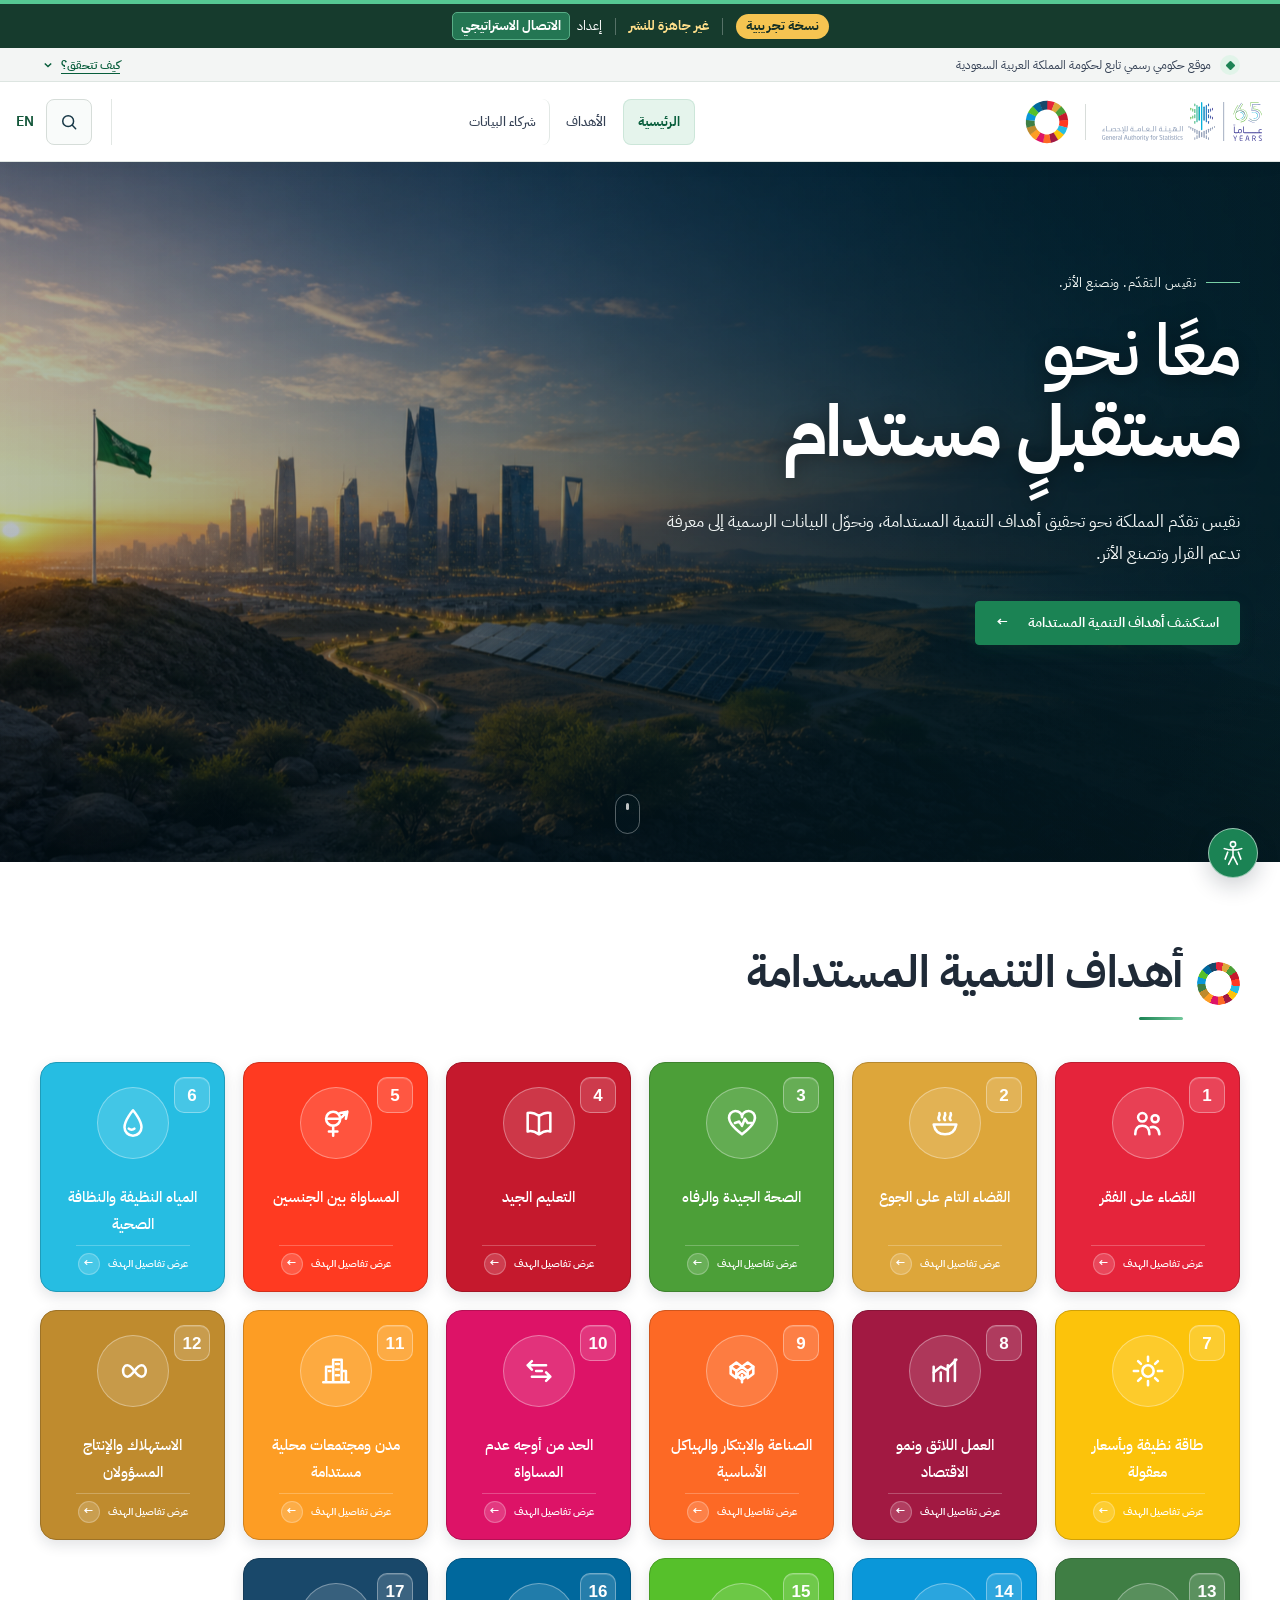
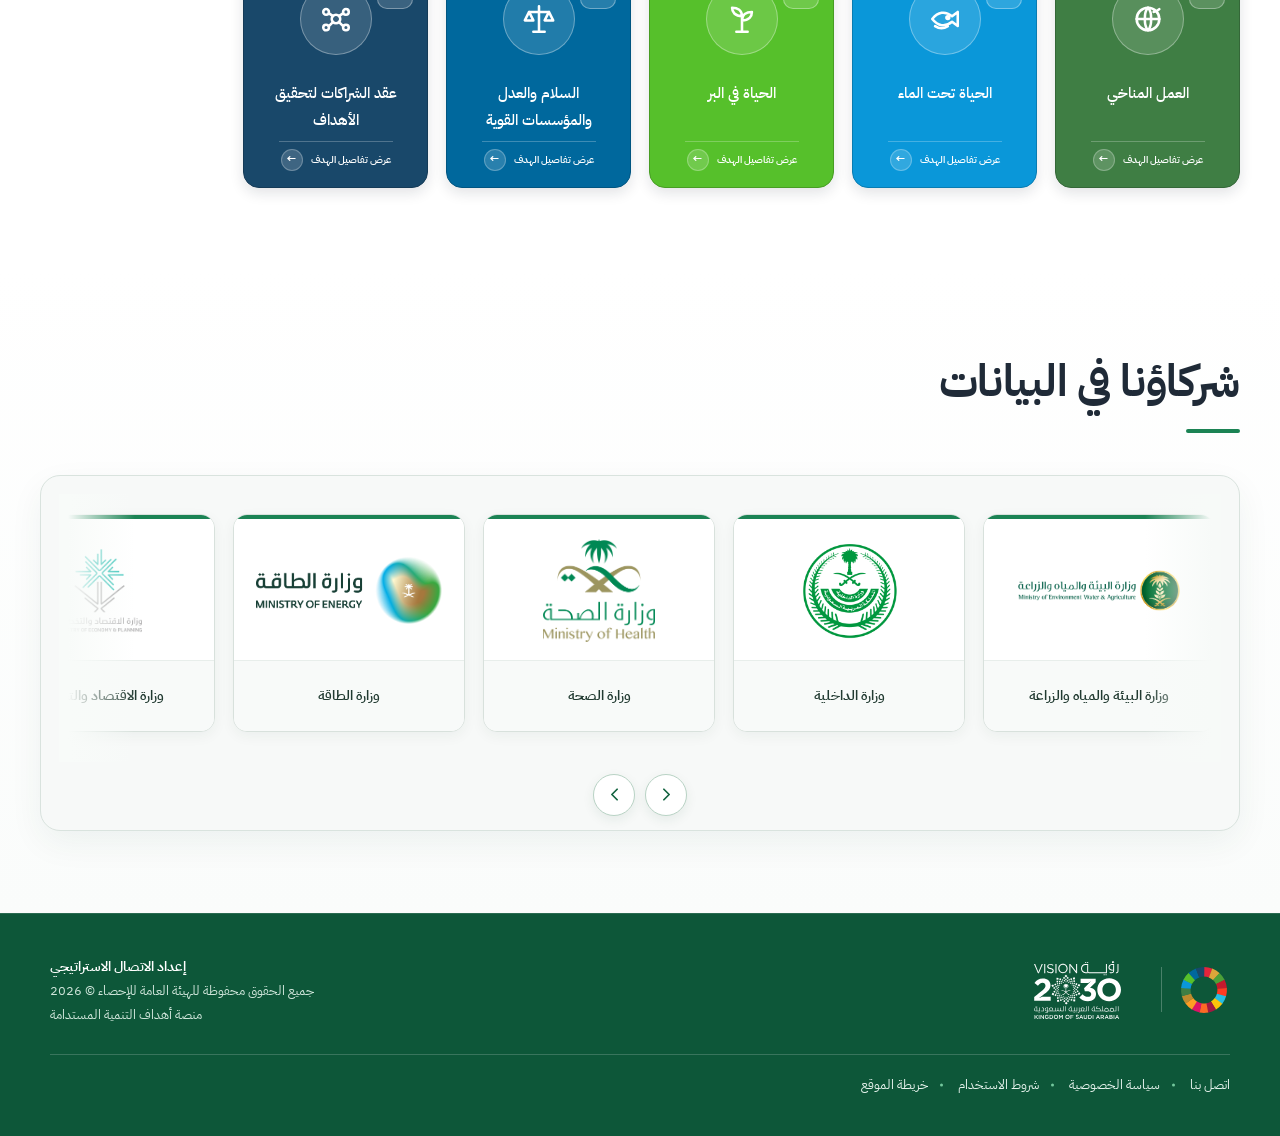
<file: index.html>
<!doctype html>
<html lang="ar" dir="rtl">
<head>
  <meta charset="UTF-8">
  <meta name="viewport" content="width=device-width, initial-scale=1.0">
  <meta name="description" content="بوابة أهداف التنمية المستدامة في المملكة العربية السعودية">
  <title>التنمية المستدامة | الهيئة العامة للإحصاء</title>
  <link rel="preconnect" href="https://fonts.googleapis.com">
  <link rel="preconnect" href="https://fonts.gstatic.com" crossorigin>
  <link href="https://fonts.googleapis.com/css2?family=IBM+Plex+Sans+Arabic:wght@300;400;500;600;700&display=swap" rel="stylesheet">
  <!-- NDS Vanilla v1.8.0 — independent implementation of DGA Platforms Code -->
  <link rel="stylesheet" href="https://mazin-musleh.github.io/NDS-vanilla/assets/css/nds.critical.min.css?ver=1.8.0">
  <link rel="stylesheet" href="https://mazin-musleh.github.io/NDS-vanilla/assets/css/nds-main.min.css?ver=1.8.0">
  <link rel="stylesheet" href="styles.css">
  <link rel="stylesheet" href="nds-theme.css">
  <link rel="stylesheet" href="accessibility.css">
  <link rel="stylesheet" href="preview-banner.css">
  <link rel="stylesheet" href="hero-cinematic.css">
</head>
<body class="gastat-sdg nds-full-width">
  <a class="skip" href="#main">تخطي إلى المحتوى الرئيسي</a>
  <div class="govbar nds-topbar">
    <div class="container govbar__inner">
      <span class="flag" aria-hidden="true">◆</span>
      <span>موقع حكومي رسمي تابع لحكومة المملكة العربية السعودية</span>
      <button class="govbar__verify">كيف تتحقق؟ <span>⌄</span></button>
    </div>
  </div>

  <header class="header nds-main-nav" id="header">
    <div class="container header__inner">
      <div class="header__identity">
        <img class="header__sdg-mark" src="assets/sdg-wheel-saudi-transparent.png" width="1240" height="1240" alt="أهداف التنمية المستدامة">
        <span class="header__identity-divider" aria-hidden="true"></span>
        <a class="brand nds-brand" href="#" aria-label="الهيئة العامة للإحصاء - الرئيسية">
          <img class="brand__logo nds-brand-logo" src="assets/gastat-logo.svg" width="340" height="88" alt="الهيئة العامة للإحصاء">
        </a>
      </div>
      <nav class="nav" aria-label="التنقل الرئيسي">
        <a class="active" href="#main">الرئيسية</a>
        <a href="#goals">الأهداف</a>
        <a href="#partners">شركاء البيانات</a>
      </nav>
      <div class="header__tools">
        <button class="icon-btn nds-btn nds-subtle" aria-label="بحث" id="searchBtn"><svg viewBox="0 0 24 24" aria-hidden="true"><circle cx="11" cy="11" r="6.5"></circle><path d="m16 16 4 4"></path></svg></button>
        <a class="lang" href="en.html" lang="en" hreflang="en">EN</a>
        <button class="menu-btn" id="menuBtn" aria-label="فتح القائمة" aria-expanded="false"><span></span><span></span><span></span></button>
      </div>
    </div>
  </header>

  <main id="main">
    <section class="hero" aria-labelledby="hero-title">
      <div class="hero__media" role="img" aria-label="مشهد يجمع مدينة الرياض والطاقة الشمسية والطبيعة والساحل السعودي"></div>
      <div class="hero__veil"></div>
      <div class="hero__texture"></div>
      <div class="container hero__content">
        <div class="eyebrow reveal"><span></span> نقيس التقدّم. ونصنع الأثر.</div>
        <h1 id="hero-title" class="reveal">معًا نحو<br><em>مستقبلٍ مستدام</em></h1>
        <p class="reveal">نقيس تقدّم المملكة نحو تحقيق أهداف التنمية المستدامة، ونحوّل البيانات الرسمية إلى معرفة تدعم القرار وتصنع الأثر.</p>
        <div class="hero__actions reveal">
          <a class="btn btn--primary nds-btn nds-primary" href="#goals"><span class="nds-label">استكشف أهداف التنمية المستدامة</span> <span>←</span></a>
        </div>
      </div>
      <a class="scroll" href="#goals" aria-label="مرر إلى أهداف التنمية المستدامة"><span></span></a>
    </section>

    <section class="section goals nds-content-section" id="goals">
      <div class="container">
        <div class="section-head nds-section-head">
          <div class="goals__title"><span class="sdg-color-wheel" aria-hidden="true"></span><h2>أهداف التنمية المستدامة</h2></div>
        </div>
        <div class="goals__grid" id="goalsGrid"></div>
      </div>
    </section>

    <section class="section partners nds-content-section" id="partners">
      <div class="container">
        <div class="section-head partners__head nds-section-head"><div><h2>شركاؤنا في البيانات</h2></div></div>
        <div class="partners-slider" aria-label="شركاء البيانات الوطنيون">
          <div class="partners-slider__viewport">
            <div class="partners-slider__track" id="partnersTrack"></div>
          </div>
          <div class="partners-slider__controls" aria-label="التحكم في سلايدر شركاء البيانات">
            <button type="button" id="partnersNext" aria-label="عرض الجهات التالية"><svg viewBox="0 0 24 24" aria-hidden="true"><path d="m9 6 6 6-6 6"/></svg></button>
            <button type="button" id="partnersPrev" aria-label="عرض الجهات السابقة"><svg viewBox="0 0 24 24" aria-hidden="true"><path d="m15 6-6 6 6 6"/></svg></button>
          </div>
        </div>
      </div>
    </section>

  </main>

  <footer class="footer nds-footer">
    <div class="container footer__top">
      <div><h3>نظرة عامة</h3><a href="#goals">أهداف التنمية المستدامة</a><a href="#partners">شركاء البيانات</a><a href="about.html">نبذة عن المنصة</a></div>
      <div><h3>المساعدة والدعم</h3><a href="methodology.html">المنهجية</a><a href="#">سياسة حرية المعلومات</a></div>
      <div class="footer__marks" aria-label="الشعارات الوطنية">
        <div class="footer__mark"><img src="assets/sdg-wheel-saudi-transparent.png" alt="أهداف التنمية المستدامة في المملكة العربية السعودية"></div>
        <span class="footer__marks-divider" aria-hidden="true"></span>
        <div class="footer__mark footer__mark--vision"><img src="assets/saudi-vision-2030.svg" alt="رؤية السعودية 2030"></div>
      </div>
    </div>
    <div class="container footer__bottom"><span>جميع الحقوق محفوظة للهيئة العامة للإحصاء © 2026</span><div><a href="#">سياسة الخصوصية</a><a href="#">شروط الاستخدام</a><a href="#">خريطة الموقع</a></div></div>
  </footer>
  <button class="back-to-top" id="backToTop" aria-label="العودة إلى أعلى الصفحة"><svg viewBox="0 0 24 24" aria-hidden="true"><path d="m6 14 6-6 6 6"/></svg></button>
  <div class="search-panel" id="searchPanel" aria-hidden="true"><button id="closeSearch" aria-label="إغلاق">×</button><div><span>ما الذي تبحث عنه؟</span><input type="search" placeholder="ابحث في الأهداف والمؤشرات..." autofocus><small>جرّب: الطاقة النظيفة، جودة التعليم، العمل المناخي</small></div></div>
  <script src="script.js"></script>
  <script src="back-to-top.js"></script>
  <script defer src="https://mazin-musleh.github.io/NDS-vanilla/assets/js/nds-main.min.js?ver=1.8.0"></script>
  <script src="accessibility.js"></script>
  <script src="preview-banner.js"></script>
</body>
</html>
</file>
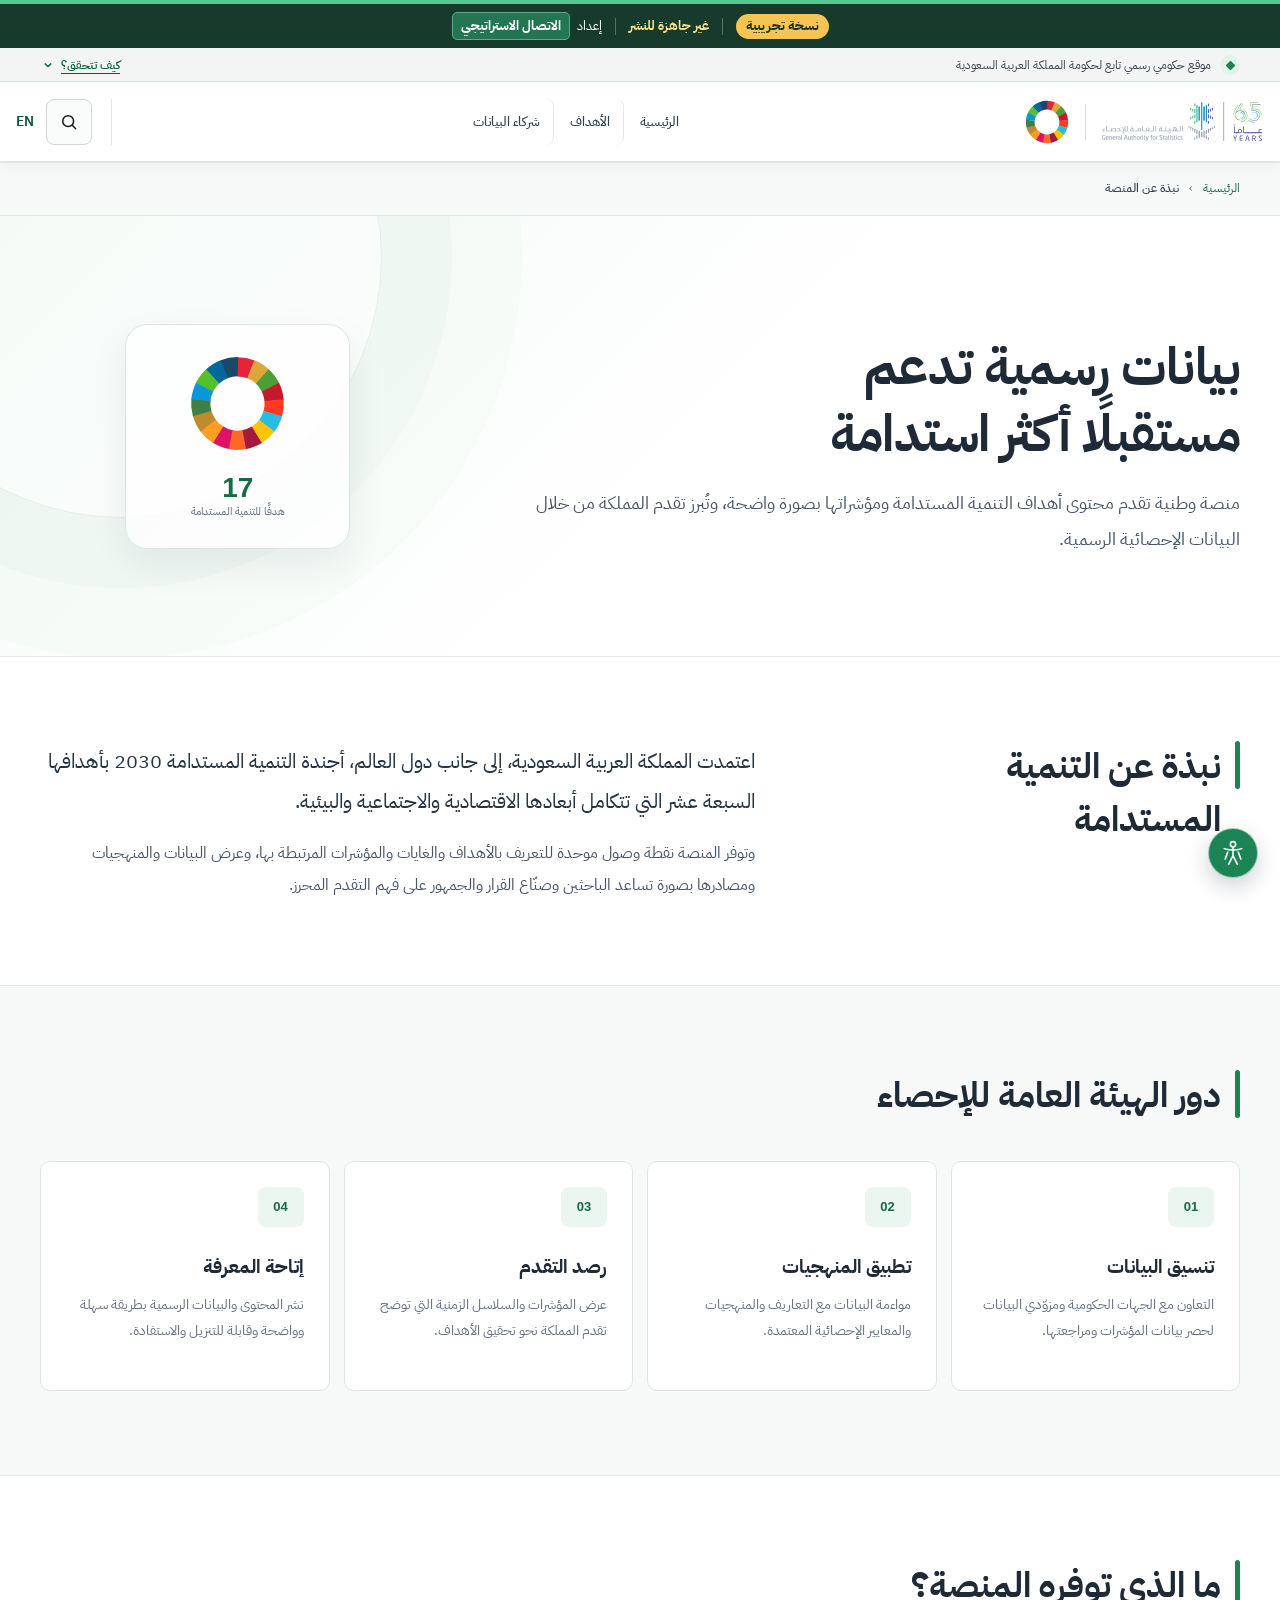
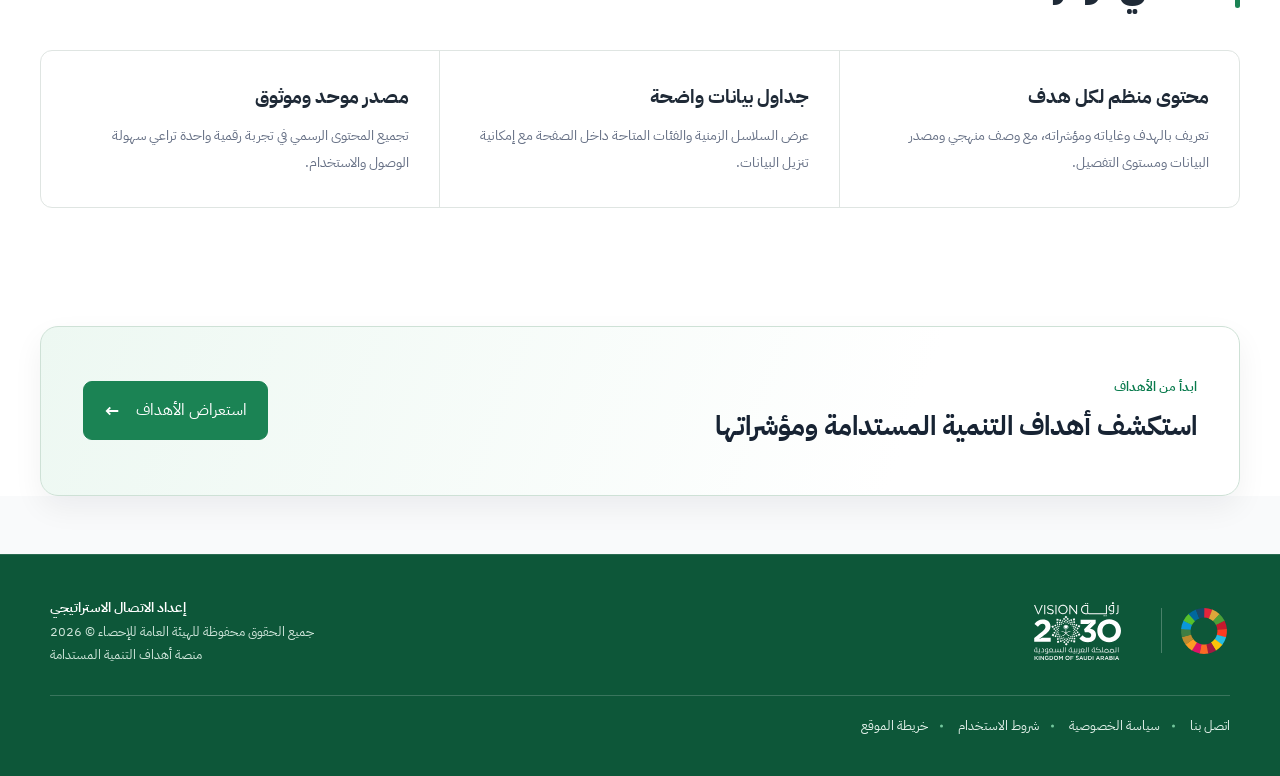
<file: about.html>
<!doctype html>
<html lang="ar" dir="rtl">
<head>
  <meta charset="UTF-8">
  <meta name="viewport" content="width=device-width,initial-scale=1">
  <meta name="description" content="نبذة عن منصة أهداف التنمية المستدامة ودور الهيئة العامة للإحصاء">
  <title>نبذة عن المنصة | التنمية المستدامة</title>
  <link rel="preconnect" href="https://fonts.googleapis.com">
  <link rel="preconnect" href="https://fonts.gstatic.com" crossorigin>
  <link href="https://fonts.googleapis.com/css2?family=IBM+Plex+Sans+Arabic:wght@300;400;500;600;700&display=swap" rel="stylesheet">
  <link rel="stylesheet" href="https://mazin-musleh.github.io/NDS-vanilla/assets/css/nds.critical.min.css?ver=1.8.0">
  <link rel="stylesheet" href="https://mazin-musleh.github.io/NDS-vanilla/assets/css/nds-main.min.css?ver=1.8.0">
  <link rel="stylesheet" href="styles.css">
  <link rel="stylesheet" href="nds-theme.css">
  <link rel="stylesheet" href="about.css">
  <link rel="stylesheet" href="accessibility.css">
  <link rel="stylesheet" href="preview-banner.css">
  <link rel="stylesheet" href="page-titles.css">
</head>
<body class="gastat-sdg about-page nds-full-width">
  <a class="skip" href="#main">تخطي إلى المحتوى الرئيسي</a>
  <div class="govbar nds-topbar"><div class="container govbar__inner"><span class="flag" aria-hidden="true">◆</span><span>موقع حكومي رسمي تابع لحكومة المملكة العربية السعودية</span><button class="govbar__verify">كيف تتحقق؟ <span>⌄</span></button></div></div>
  <header class="header nds-main-nav" id="header">
    <div class="container header__inner">
      <div class="header__identity"><img class="header__sdg-mark" src="assets/sdg-wheel-saudi-transparent.png" alt="أهداف التنمية المستدامة"><span class="header__identity-divider"></span><a class="brand nds-brand" href="index.html"><img class="brand__logo nds-brand-logo" src="assets/gastat-logo.svg" alt="الهيئة العامة للإحصاء"></a></div>
      <nav class="nav" aria-label="التنقل الرئيسي"><a href="index.html">الرئيسية</a><a href="index.html#goals">الأهداف</a><a href="index.html#partners">شركاء البيانات</a></nav>
      <div class="header__tools"><button class="icon-btn nds-btn nds-subtle" aria-label="بحث" id="searchBtn"><svg viewBox="0 0 24 24" aria-hidden="true"><circle cx="11" cy="11" r="6.5"></circle><path d="m16 16 4 4"></path></svg></button><a class="lang" href="#">EN</a><button class="menu-btn" id="menuBtn" aria-label="فتح القائمة" aria-expanded="false"><span></span><span></span><span></span></button></div>
    </div>
  </header>
  <main id="main">
    <div class="about-breadcrumb"><div class="container"><a href="index.html">الرئيسية</a><span>›</span><strong>نبذة عن المنصة</strong></div></div>
    <section class="about-hero">
      <div class="container about-hero__grid">
        <div><h1>بيانات رسمية تدعم<br>مستقبلًا أكثر استدامة</h1><p>منصة وطنية تقدم محتوى أهداف التنمية المستدامة ومؤشراتها بصورة واضحة، وتُبرز تقدم المملكة من خلال البيانات الإحصائية الرسمية.</p></div>
        <div class="about-hero__mark" aria-hidden="true"><img src="assets/sdg-color-wheel.svg" alt=""><span><b>17</b><small>هدفًا للتنمية المستدامة</small></span></div>
      </div>
    </section>
    <section class="about-section"><div class="container about-intro"><div class="about-title"><span></span><h2>نبذة عن التنمية المستدامة</h2></div><div class="about-copy"><p class="lead">اعتمدت المملكة العربية السعودية، إلى جانب دول العالم، أجندة التنمية المستدامة 2030 بأهدافها السبعة عشر التي تتكامل أبعادها الاقتصادية والاجتماعية والبيئية.</p><p>وتوفر المنصة نقطة وصول موحدة للتعريف بالأهداف والغايات والمؤشرات المرتبطة بها، وعرض البيانات والمنهجيات ومصادرها بصورة تساعد الباحثين وصنّاع القرار والجمهور على فهم التقدم المحرز.</p></div></div></section>
    <section class="about-section about-section--soft"><div class="container"><div class="about-title"><span></span><h2>دور الهيئة العامة للإحصاء</h2></div><div class="role-grid"><article><b>01</b><h3>تنسيق البيانات</h3><p>التعاون مع الجهات الحكومية ومزوّدي البيانات لحصر بيانات المؤشرات ومراجعتها.</p></article><article><b>02</b><h3>تطبيق المنهجيات</h3><p>مواءمة البيانات مع التعاريف والمنهجيات والمعايير الإحصائية المعتمدة.</p></article><article><b>03</b><h3>رصد التقدم</h3><p>عرض المؤشرات والسلاسل الزمنية التي توضح تقدم المملكة نحو تحقيق الأهداف.</p></article><article><b>04</b><h3>إتاحة المعرفة</h3><p>نشر المحتوى والبيانات الرسمية بطريقة سهلة وواضحة وقابلة للتنزيل والاستفادة.</p></article></div></div></section>
    <section class="about-section"><div class="container"><div class="about-title"><span></span><h2>ما الذي توفره المنصة؟</h2></div><div class="platform-offer"><div><h3>محتوى منظم لكل هدف</h3><p>تعريف بالهدف وغاياته ومؤشراته، مع وصف منهجي ومصدر البيانات ومستوى التفصيل.</p></div><div><h3>جداول بيانات واضحة</h3><p>عرض السلاسل الزمنية والفئات المتاحة داخل الصفحة مع إمكانية تنزيل البيانات.</p></div><div><h3>مصدر موحد وموثوق</h3><p>تجميع المحتوى الرسمي في تجربة رقمية واحدة تراعي سهولة الوصول والاستخدام.</p></div></div></div></section>
    <section class="about-cta"><div class="container"><div><span>ابدأ من الأهداف</span><h2>استكشف أهداف التنمية المستدامة ومؤشراتها</h2></div><a class="nds-btn nds-primary" href="index.html#goals">استعراض الأهداف <span>←</span></a></div></section>
  </main>
  <footer class="footer nds-footer"><div class="container footer__top"><div><h3>نظرة عامة</h3><a href="index.html#goals">أهداف التنمية المستدامة</a><a href="index.html#partners">شركاء البيانات</a><a href="about.html">نبذة عن المنصة</a></div><div><h3>المساعدة والدعم</h3><a href="#">تواصل معنا</a><a href="#">الأسئلة الشائعة</a><a href="#">سياسة حرية المعلومات</a></div><div class="footer__marks"><div class="footer__mark"><img src="assets/sdg-wheel-saudi-transparent.png" alt="أهداف التنمية المستدامة"></div><span class="footer__marks-divider"></span><div class="footer__mark footer__mark--vision"><img src="assets/saudi-vision-2030.svg" alt="رؤية السعودية 2030"></div></div></div><div class="container footer__bottom"><span>جميع الحقوق محفوظة للهيئة العامة للإحصاء © 2026</span><div><a href="#">سياسة الخصوصية</a><a href="#">شروط الاستخدام</a><a href="#">خريطة الموقع</a></div></div></footer>
  <button class="back-to-top" id="backToTop" aria-label="العودة إلى أعلى الصفحة"><svg viewBox="0 0 24 24" aria-hidden="true"><path d="m6 14 6-6 6 6"/></svg></button>
  <div class="search-panel" id="searchPanel" aria-hidden="true"><button id="closeSearch" aria-label="إغلاق">×</button><div><span>ما الذي تبحث عنه؟</span><input type="search" placeholder="ابحث في الأهداف والمؤشرات..."><small>جرّب: الطاقة النظيفة، جودة التعليم، العمل المناخي</small></div></div>
  <script src="about.js"></script><script src="back-to-top.js"></script><script defer src="https://mazin-musleh.github.io/NDS-vanilla/assets/js/nds-main.min.js?ver=1.8.0"></script>
  <script src="accessibility.js"></script><script src="preview-banner.js"></script>
</body></html>
</file>
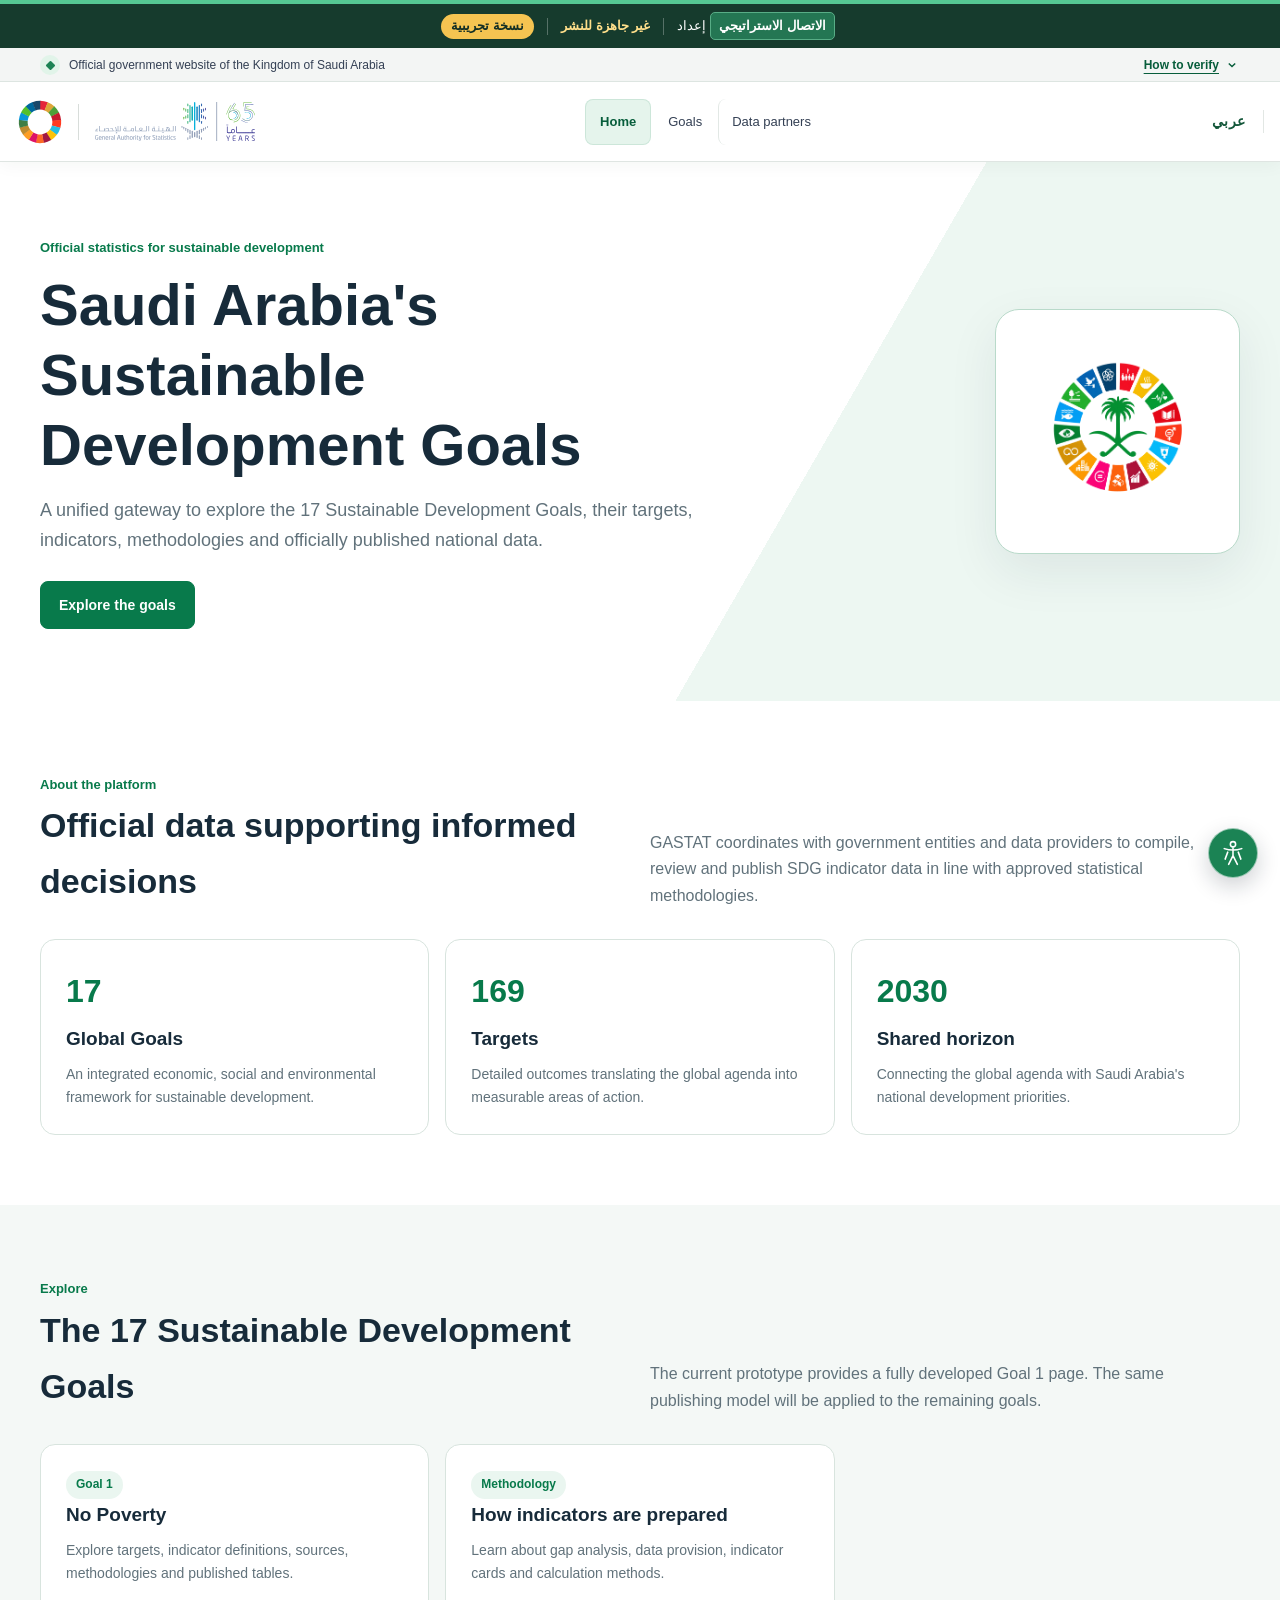
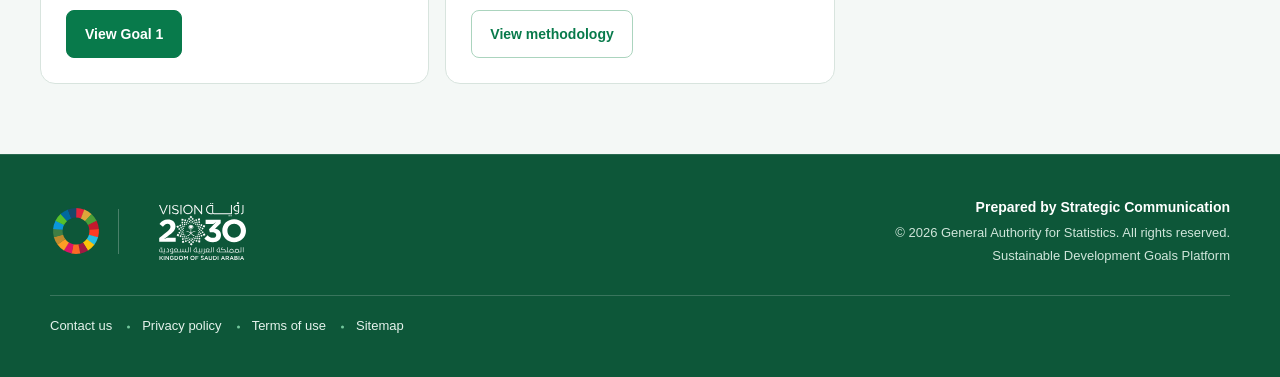
<file: en.html>
<!doctype html><html lang="en" dir="ltr"><head><meta charset="UTF-8"><meta name="viewport" content="width=device-width,initial-scale=1"><title>Saudi Sustainable Development Goals</title><link rel="stylesheet" href="styles.css"><link rel="stylesheet" href="nds-theme.css"><link rel="stylesheet" href="institutional.css"><link rel="stylesheet" href="accessibility.css"></head><body class="gastat-sdg nds-full-width en-page"><div class="govbar"><div class="container govbar__inner"><span>Official government website of the Kingdom of Saudi Arabia</span></div></div><header class="header"><div class="container header__inner"><div class="header__identity"><img class="header__sdg-mark" src="assets/sdg-wheel-saudi-transparent.png" alt="Sustainable Development Goals"><span class="header__identity-divider"></span><a class="brand" href="en.html"><img class="brand__logo" src="assets/gastat-logo.svg" alt="General Authority for Statistics"></a></div><nav class="nav"><a class="active" href="en.html">Home</a><a href="#goals">Goals</a></nav><div class="header__tools"><a class="lang" href="index.html">عربي</a><button class="menu-btn" id="menuBtn"><span></span><span></span><span></span></button></div></div></header><main class="institutional-main"><section class="institutional-hero"><div class="container institutional-hero__grid"><div><span class="institutional-kicker">Official statistics for sustainable development</span><h1>Saudi Arabia's Sustainable Development Goals</h1><p>A unified gateway to explore the 17 Sustainable Development Goals, their targets, indicators, methodologies and officially published national data.</p><div class="data-actions"><a class="data-button data-button--primary" href="#goals">Explore the goals</a></div></div><div class="institutional-mark"><img src="assets/sdg-wheel-saudi-transparent.png" alt="Saudi Sustainable Development Goals" style="width:150px"></div></div></section><section class="institutional-section" id="about"><div class="container"><div class="institutional-head"><div><span class="institutional-kicker">About the platform</span><h2>Official data supporting informed decisions</h2></div><p>GASTAT coordinates with government entities and data providers to compile, review and publish SDG indicator data in line with approved statistical methodologies.</p></div><div class="institutional-grid"><article class="institutional-card"><strong>17</strong><h3>Global Goals</h3><p>An integrated economic, social and environmental framework for sustainable development.</p></article><article class="institutional-card"><strong>169</strong><h3>Targets</h3><p>Detailed outcomes translating the global agenda into measurable areas of action.</p></article><article class="institutional-card"><strong>2030</strong><h3>Shared horizon</h3><p>Connecting the global agenda with Saudi Arabia's national development priorities.</p></article></div></div></section><section class="institutional-section institutional-section--soft" id="goals"><div class="container"><div class="institutional-head"><div><span class="institutional-kicker">Explore</span><h2>The 17 Sustainable Development Goals</h2></div><p>The current prototype provides a fully developed Goal 1 page. The same publishing model will be applied to the remaining goals.</p></div><div class="institutional-grid"><article class="institutional-card"><span class="institutional-badge">Goal 1</span><h3>No Poverty</h3><p>Explore targets, indicator definitions, sources, methodologies and published tables.</p><div class="data-actions"><a class="data-button data-button--primary" href="goal-1.html">View Goal 1</a></div></article><article class="institutional-card"><span class="institutional-badge">Methodology</span><h3>How indicators are prepared</h3><p>Learn about gap analysis, data provision, indicator cards and calculation methods.</p><div class="data-actions"><a class="data-button" href="methodology.html">View methodology</a></div></article></div></div></section></main><footer class="footer"><div class="container footer__top"><div><h3>Overview</h3><a href="#goals">Sustainable Development Goals</a><a href="about.html">About the platform</a></div><div><h3>Support</h3><a href="methodology.html">Methodology</a></div><div class="footer__marks"><div class="footer__mark"><img src="assets/sdg-wheel-saudi-transparent.png" alt="SDGs"></div><span class="footer__marks-divider"></span><div class="footer__mark footer__mark--vision"><img src="assets/saudi-vision-2030.svg" alt="Saudi Vision 2030"></div></div></div><div class="container footer__bottom"><span>© 2026 General Authority for Statistics. All rights reserved.</span></div></footer><script src="script.js"></script><script src="accessibility.js"></script></body></html>
</file>
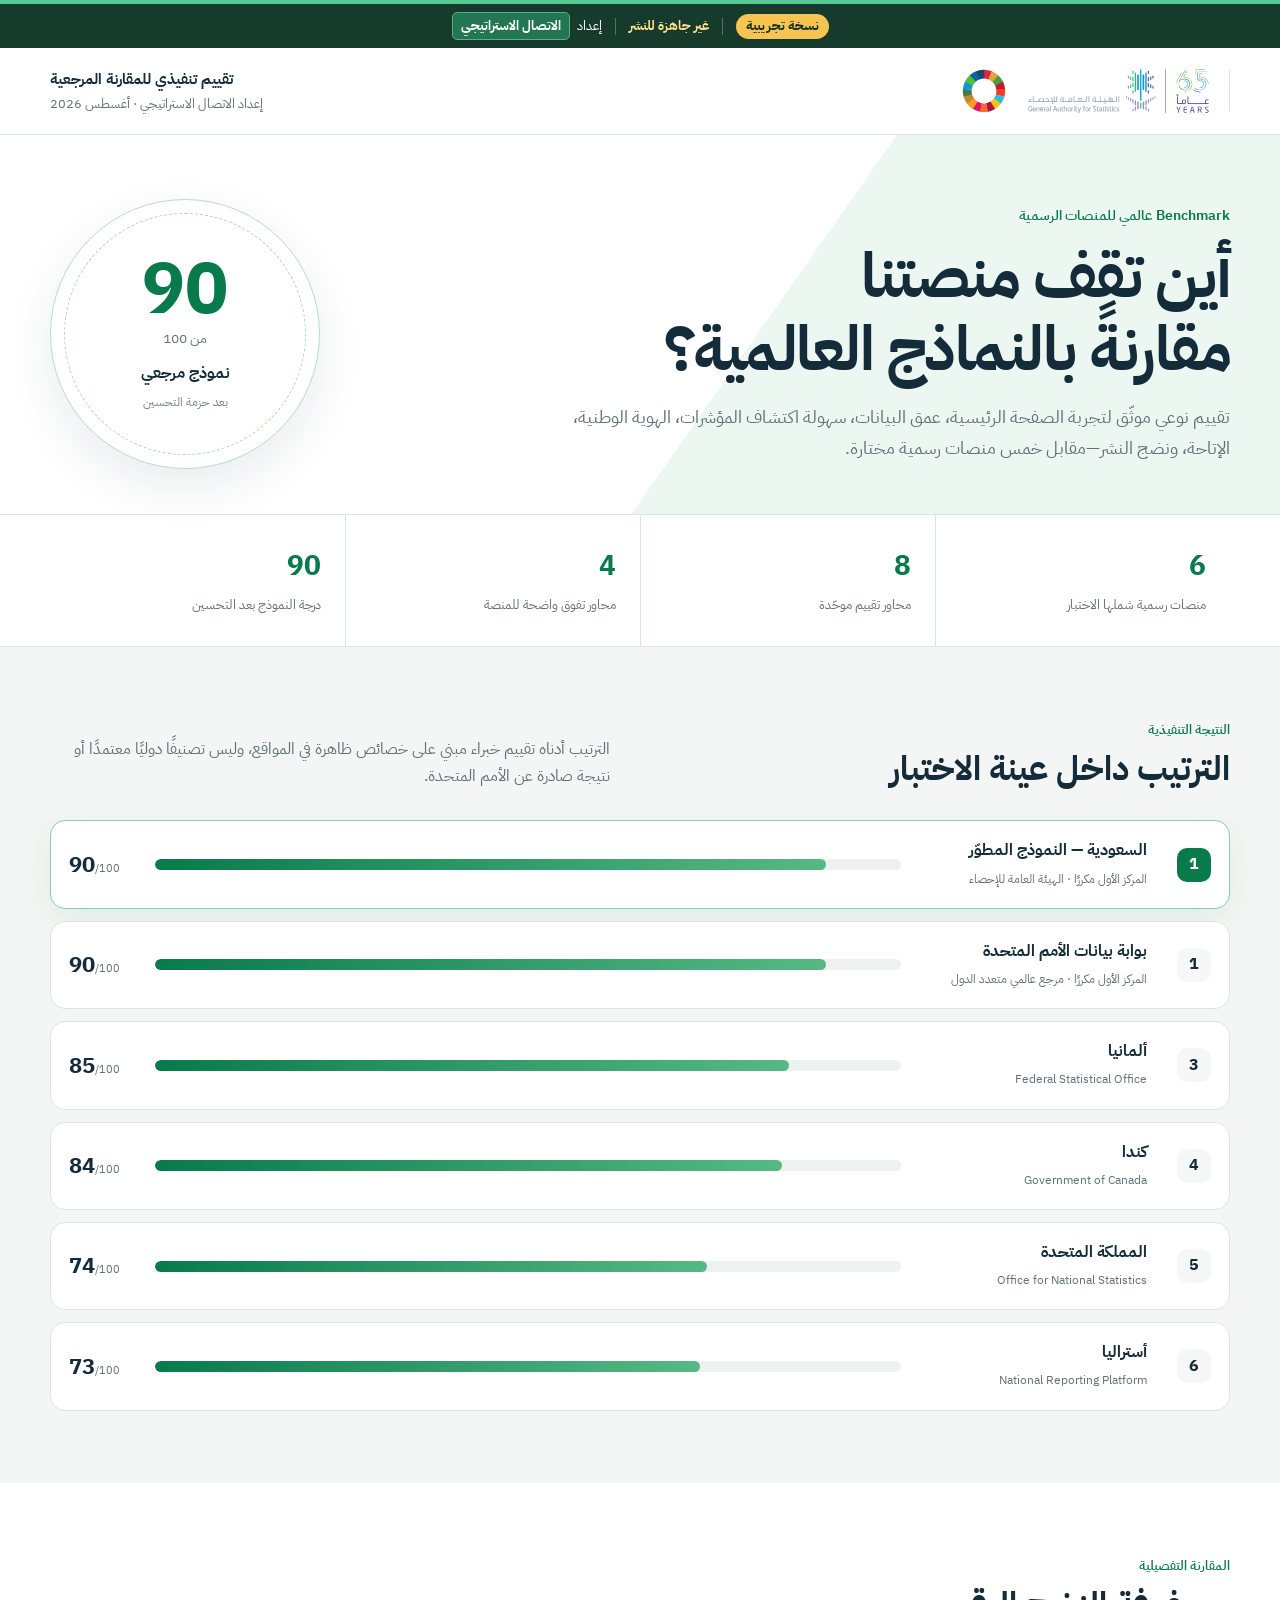
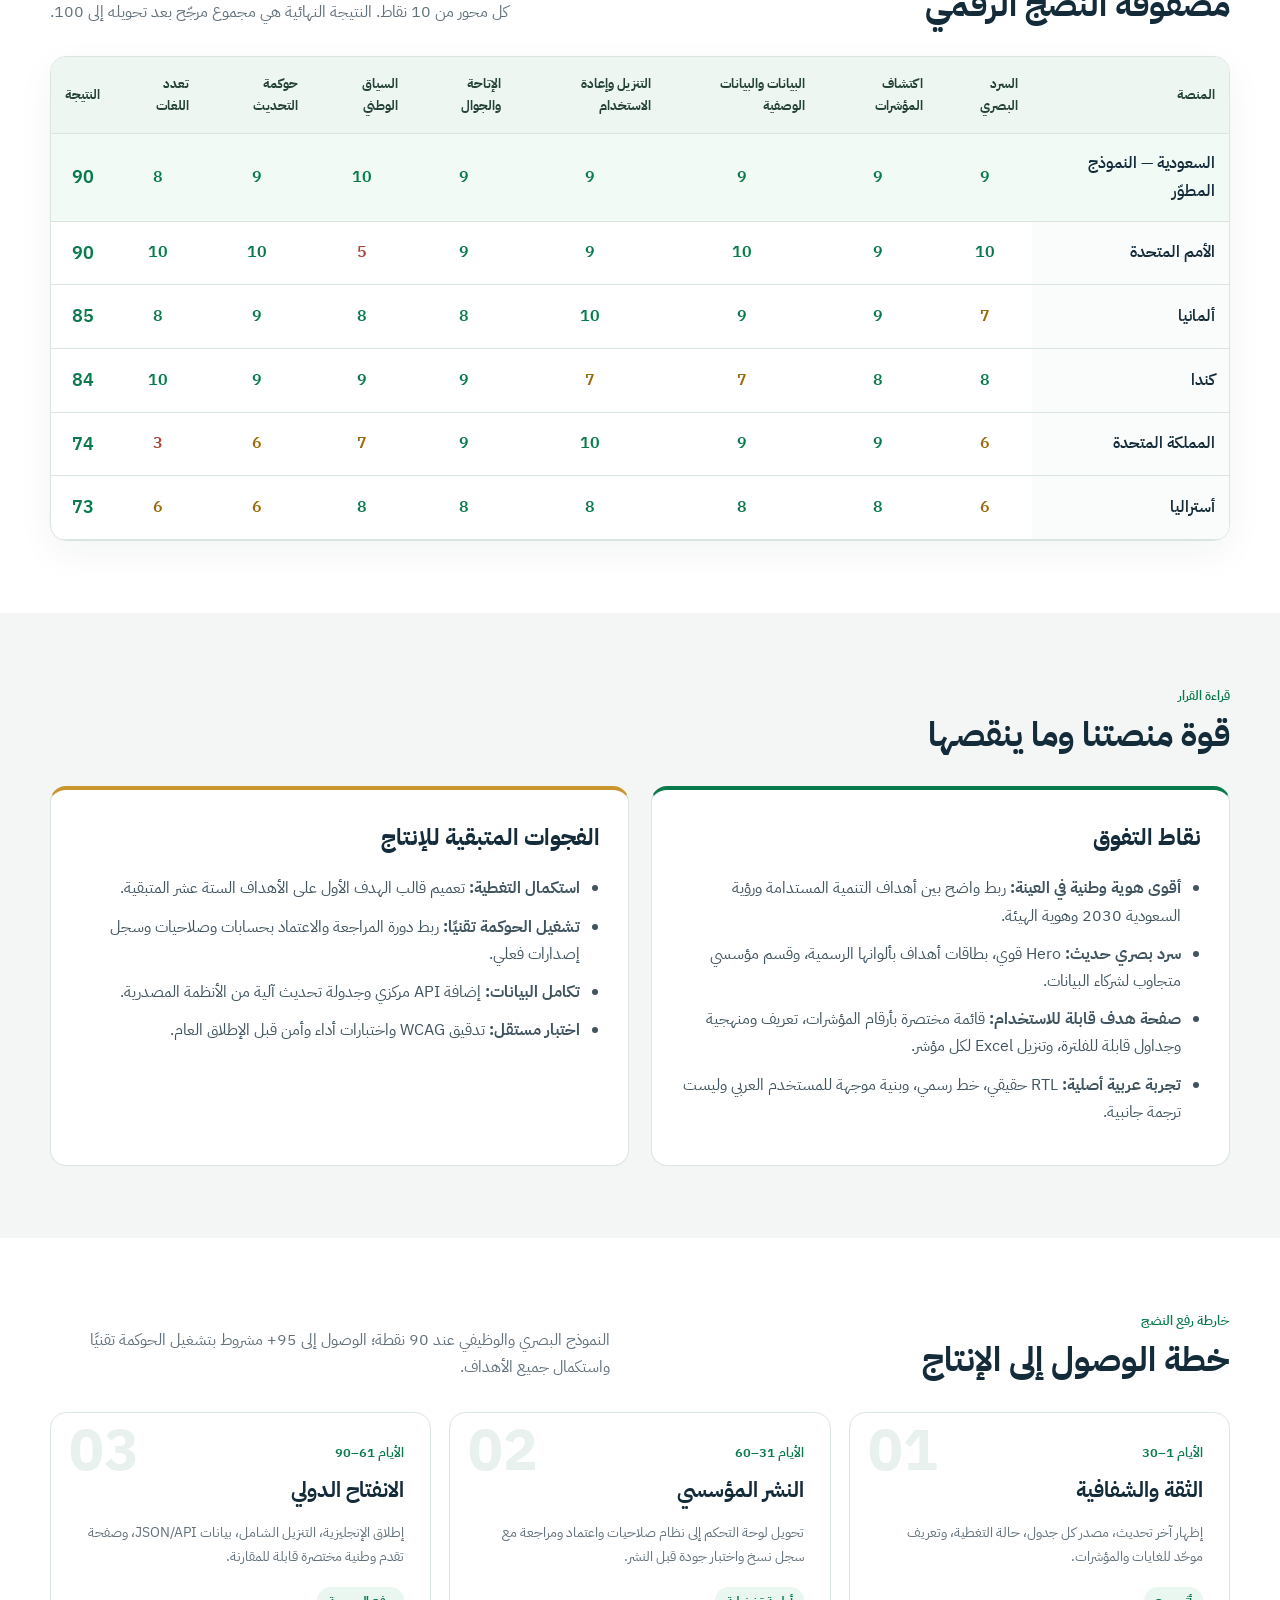
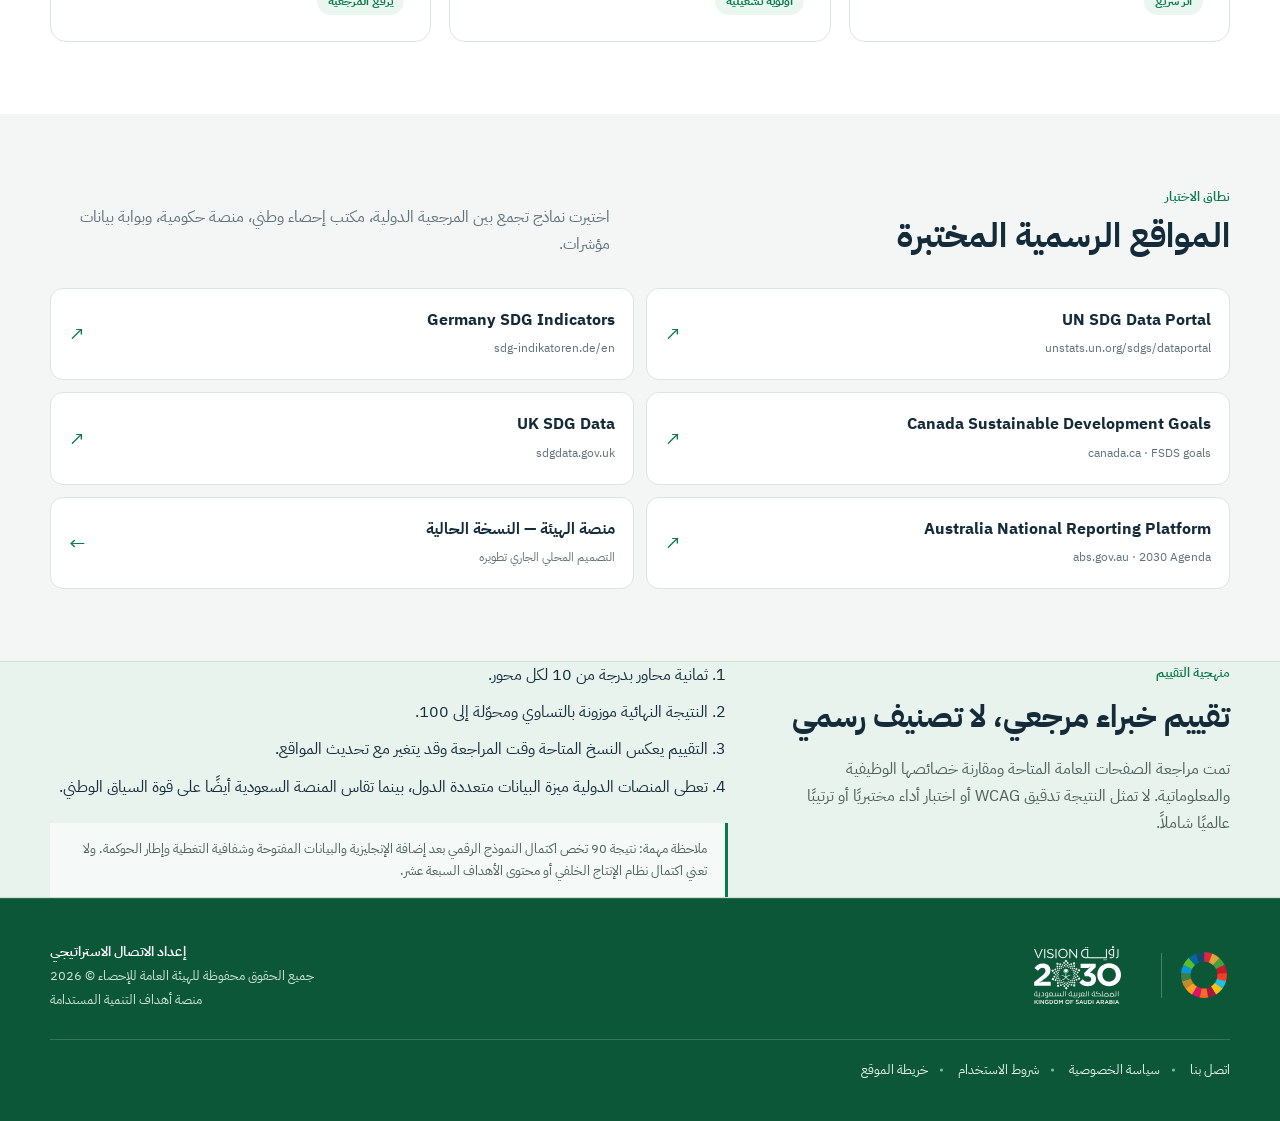
<file: executive-benchmark.html>
<!doctype html>
<html lang="ar" dir="rtl">
<head>
  <meta charset="utf-8">
  <meta name="viewport" content="width=device-width,initial-scale=1">
  <title>المقارنة المرجعية العالمية | منصة أهداف التنمية المستدامة</title>
  <link rel="preconnect" href="https://fonts.googleapis.com">
  <link rel="preconnect" href="https://fonts.gstatic.com" crossorigin>
  <link href="https://fonts.googleapis.com/css2?family=IBM+Plex+Sans+Arabic:wght@400;500;600;700&display=swap" rel="stylesheet">
  <link rel="stylesheet" href="preview-banner.css">
  <style>
    :root{--ink:#142b3a;--green:#087a4b;--green2:#16915d;--mint:#eaf6f0;--line:#dbe5e0;--soft:#f5f8f6;--muted:#61717b;--gold:#c9952d;--white:#fff;--shadow:0 18px 48px rgba(20,43,58,.09)}
    *{box-sizing:border-box}html{scroll-behavior:smooth}body{margin:0;background:#f3f6f4;color:var(--ink);font-family:"IBM Plex Sans Arabic",Arial,sans-serif;line-height:1.7}a{color:inherit}.wrap{width:min(1180px,calc(100% - 40px));margin:auto}
    .top{background:#fff;border-bottom:1px solid var(--line)}.top__inner{min-height:86px;display:flex;align-items:center;justify-content:space-between;gap:24px}.brand{display:flex;align-items:center;gap:18px}.brand img:first-child{width:185px;height:54px;object-fit:contain}.brand img:last-child{width:48px;height:48px;object-fit:contain}.brand:after{content:"";width:1px;height:42px;background:var(--line);order:-1}.top__meta{text-align:left;color:var(--muted);font-size:13px}.top__meta b{display:block;color:var(--ink);font-size:15px}
    .hero{padding:64px 0 46px;background:linear-gradient(125deg,#fff 0 58%,#edf7f2 58%)}.hero__grid{display:grid;grid-template-columns:1.25fr .75fr;align-items:center;gap:56px}.eyebrow{color:var(--green);font-weight:600;font-size:14px}.hero h1{font-size:clamp(36px,5vw,62px);line-height:1.18;margin:12px 0 16px;letter-spacing:-1.5px}.hero p{max-width:720px;color:var(--muted);font-size:18px;margin:0}.score{width:270px;aspect-ratio:1;margin-inline-start:auto;border-radius:50%;background:var(--white);border:1px solid #b9ddca;box-shadow:var(--shadow);display:grid;place-items:center;position:relative}.score:before{content:"";position:absolute;inset:13px;border:1px dashed #a8d5bd;border-radius:50%}.score__inner{text-align:center;position:relative}.score strong{display:block;color:var(--green);font-size:72px;line-height:1;font-weight:700}.score span{color:var(--muted);font-size:14px}.score b{display:block;margin-top:8px;color:var(--ink);font-size:16px}.score-note{font-size:12px!important;color:#73828a!important;margin-top:4px}
    .summary{margin-top:-1px;background:#fff;border-block:1px solid var(--line)}.summary__grid{display:grid;grid-template-columns:repeat(4,1fr)}.summary article{padding:28px 24px;border-left:1px solid var(--line)}.summary article:last-child{border:0}.summary strong{display:block;font-size:28px;color:var(--green)}.summary span{font-size:13px;color:var(--muted)}
    main section{padding:72px 0}.head{display:flex;justify-content:space-between;align-items:end;gap:30px;margin-bottom:30px}.head h2{font-size:34px;line-height:1.25;margin:0}.head p{max-width:560px;margin:0;color:var(--muted)}.kicker{font-size:13px;color:var(--green);font-weight:600;margin-bottom:7px}
    .ranking{display:grid;gap:12px}.rank{display:grid;grid-template-columns:48px 230px 1fr 70px;align-items:center;gap:16px;background:#fff;border:1px solid var(--line);border-radius:15px;padding:16px 18px}.rank--ours{border-color:#8dcaae;box-shadow:0 10px 28px rgba(8,122,75,.08)}.rank__n{width:34px;height:34px;border-radius:10px;background:var(--soft);display:grid;place-items:center;font-weight:700}.rank--ours .rank__n{background:var(--green);color:#fff}.rank__site b{display:block}.rank__site span{font-size:12px;color:var(--muted)}.track{height:11px;background:#edf1ef;border-radius:20px;overflow:hidden;direction:ltr}.track i{display:block;height:100%;width:var(--v);background:linear-gradient(90deg,var(--green),#56b984);border-radius:inherit}.rank__score{text-align:left;font-weight:700;font-size:22px}.rank__score small{font-size:11px;color:var(--muted);font-weight:400}
    .matrix-wrap{overflow:auto;background:#fff;border:1px solid var(--line);border-radius:16px;box-shadow:0 12px 36px rgba(20,43,58,.05)}table{width:100%;min-width:980px;border-collapse:collapse;text-align:right}th,td{padding:16px 14px;border-bottom:1px solid var(--line);vertical-align:middle}thead th{background:#eef6f2;color:#244237;font-size:13px;position:sticky;top:0}tbody th{font-weight:600;background:#fafcfb}.ours-row th,.ours-row td{background:#f1faf5}.cell{text-align:center;font-weight:600;font-variant-numeric:tabular-nums}.high{color:#087a4b}.mid{color:#9b6b0d}.low{color:#a6433c}.total{font-size:18px;color:var(--green)}
    .insights{display:grid;grid-template-columns:1fr 1fr;gap:22px}.panel{background:#fff;border:1px solid var(--line);border-radius:16px;padding:28px}.panel h3{margin:0 0 18px;font-size:23px}.panel ul{padding:0 20px 0 0;margin:0}.panel li{margin:11px 0;color:#40545f}.panel--strength{border-top:4px solid var(--green)}.panel--gap{border-top:4px solid var(--gold)}
    .roadmap{display:grid;grid-template-columns:repeat(3,1fr);gap:18px;counter-reset:phase}.phase{background:#fff;border:1px solid var(--line);border-radius:16px;padding:26px;position:relative;overflow:hidden}.phase:before{counter-increment:phase;content:"0" counter(phase);position:absolute;left:18px;top:9px;font-size:58px;font-weight:700;color:#e8f1ed;line-height:1}.phase span{color:var(--green);font-weight:600;font-size:13px}.phase h3{font-size:21px;margin:7px 0 13px}.phase p{color:var(--muted);margin:0;font-size:14px}.phase b{display:inline-block;margin-top:18px;background:var(--mint);color:var(--green);border-radius:20px;padding:4px 11px;font-size:12px}
    .sites{display:grid;grid-template-columns:repeat(2,1fr);gap:12px}.site-link{display:flex;justify-content:space-between;gap:18px;align-items:center;background:#fff;border:1px solid var(--line);border-radius:13px;padding:18px;text-decoration:none;transition:.2s}.site-link:hover{border-color:#83c6a6;transform:translateY(-2px)}.site-link b{display:block}.site-link span{font-size:12px;color:var(--muted);direction:ltr}.site-link i{font-style:normal;color:var(--green);font-size:20px}
    .method{background:#e9f3ee;border-block:1px solid #cde0d6}.method__grid{display:grid;grid-template-columns:.8fr 1.2fr;gap:50px;align-items:start}.method h2{font-size:31px;margin:0}.method p{color:#4c615a;margin:12px 0 0}.method ol{margin:0;padding-right:20px}.method li{margin-bottom:10px}.disclaimer{margin-top:22px;padding:15px 18px;border-right:3px solid var(--green);background:rgba(255,255,255,.55);font-size:13px;color:#4c615a}
    footer{background:#0f5739;color:#fff;padding:32px 0}.footer__inner{display:flex;justify-content:space-between;gap:25px;align-items:center}.footer__inner p{margin:0;font-size:13px;color:#cfe5da}.footer__inner b{font-size:15px}
    @media(max-width:800px){.top__inner,.footer__inner{align-items:flex-start;flex-direction:column}.top__meta{text-align:right}.hero__grid,.method__grid{grid-template-columns:1fr}.score{margin:auto;width:230px}.summary__grid{grid-template-columns:1fr 1fr}.summary article:nth-child(2){border-left:0}.summary article:nth-child(-n+2){border-bottom:1px solid var(--line)}.head{display:block}.head p{margin-top:12px}.rank{grid-template-columns:40px 1fr 54px}.rank .track{grid-column:2/4}.rank__site{min-width:0}.insights,.roadmap,.sites{grid-template-columns:1fr}.brand img:first-child{width:160px}.hero{background:#fff}.hero h1{font-size:38px}}
    @media print{body{background:#fff}.top,.hero,.summary,main section,.method{break-inside:avoid}.site-link:hover{transform:none}.rank,.panel,.phase{box-shadow:none}@page{size:A4 landscape;margin:12mm}}
  </style>
</head>
<body>
  <header class="top">
    <div class="wrap top__inner">
      <div class="brand"><img src="assets/gastat-logo.svg" alt="الهيئة العامة للإحصاء"><img src="assets/sdg-color-wheel.svg" alt="ألوان أهداف التنمية المستدامة"></div>
      <div class="top__meta"><b>تقييم تنفيذي للمقارنة المرجعية</b>إعداد الاتصال الاستراتيجي · أغسطس 2026</div>
    </div>
  </header>

  <section class="hero">
    <div class="wrap hero__grid">
      <div><div class="eyebrow">Benchmark عالمي للمنصات الرسمية</div><h1>أين تقف منصتنا<br>مقارنةً بالنماذج العالمية؟</h1><p>تقييم نوعي موثّق لتجربة الصفحة الرئيسية، عمق البيانات، سهولة اكتشاف المؤشرات، الهوية الوطنية، الإتاحة، ونضج النشر—مقابل خمس منصات رسمية مختارة.</p></div>
      <div class="score" aria-label="نتيجة منصتنا 90 من 100"><div class="score__inner"><strong>90</strong><span>من 100</span><b>نموذج مرجعي</b><span class="score-note">بعد حزمة التحسين</span></div></div>
    </div>
  </section>

  <section class="summary"><div class="wrap summary__grid"><article><strong>6</strong><span>منصات رسمية شملها الاختبار</span></article><article><strong>8</strong><span>محاور تقييم موحّدة</span></article><article><strong>4</strong><span>محاور تفوق واضحة للمنصة</span></article><article><strong>90</strong><span>درجة النموذج بعد التحسين</span></article></div></section>

  <main>
    <section><div class="wrap"><div class="head"><div><div class="kicker">النتيجة التنفيذية</div><h2>الترتيب داخل عينة الاختبار</h2></div><p>الترتيب أدناه تقييم خبراء مبني على خصائص ظاهرة في المواقع، وليس تصنيفًا دوليًا معتمدًا أو نتيجة صادرة عن الأمم المتحدة.</p></div>
      <div class="ranking">
        <div class="rank rank--ours"><span class="rank__n">1</span><div class="rank__site"><b>السعودية — النموذج المطوّر</b><span>المركز الأول مكررًا · الهيئة العامة للإحصاء</span></div><div class="track"><i style="--v:90%"></i></div><div class="rank__score">90<small>/100</small></div></div>
        <div class="rank"><span class="rank__n">1</span><div class="rank__site"><b>بوابة بيانات الأمم المتحدة</b><span>المركز الأول مكررًا · مرجع عالمي متعدد الدول</span></div><div class="track"><i style="--v:90%"></i></div><div class="rank__score">90<small>/100</small></div></div>
        <div class="rank"><span class="rank__n">3</span><div class="rank__site"><b>ألمانيا</b><span>Federal Statistical Office</span></div><div class="track"><i style="--v:85%"></i></div><div class="rank__score">85<small>/100</small></div></div>
        <div class="rank"><span class="rank__n">4</span><div class="rank__site"><b>كندا</b><span>Government of Canada</span></div><div class="track"><i style="--v:84%"></i></div><div class="rank__score">84<small>/100</small></div></div>
        <div class="rank"><span class="rank__n">5</span><div class="rank__site"><b>المملكة المتحدة</b><span>Office for National Statistics</span></div><div class="track"><i style="--v:74%"></i></div><div class="rank__score">74<small>/100</small></div></div>
        <div class="rank"><span class="rank__n">6</span><div class="rank__site"><b>أستراليا</b><span>National Reporting Platform</span></div><div class="track"><i style="--v:73%"></i></div><div class="rank__score">73<small>/100</small></div></div>
      </div>
    </div></section>

    <section style="background:#fff"><div class="wrap"><div class="head"><div><div class="kicker">المقارنة التفصيلية</div><h2>مصفوفة النضج الرقمي</h2></div><p>كل محور من 10 نقاط. النتيجة النهائية هي مجموع مرجّح بعد تحويله إلى 100.</p></div>
      <div class="matrix-wrap"><table><thead><tr><th>المنصة</th><th>السرد البصري</th><th>اكتشاف المؤشرات</th><th>البيانات والبيانات الوصفية</th><th>التنزيل وإعادة الاستخدام</th><th>الإتاحة والجوال</th><th>السياق الوطني</th><th>حوكمة التحديث</th><th>تعدد اللغات</th><th>النتيجة</th></tr></thead><tbody>
        <tr class="ours-row"><th>السعودية — النموذج المطوّر</th><td class="cell high">9</td><td class="cell high">9</td><td class="cell high">9</td><td class="cell high">9</td><td class="cell high">9</td><td class="cell high">10</td><td class="cell high">9</td><td class="cell high">8</td><td class="cell total">90</td></tr>
        <tr><th>الأمم المتحدة</th><td class="cell high">10</td><td class="cell high">9</td><td class="cell high">10</td><td class="cell high">9</td><td class="cell high">9</td><td class="cell low">5</td><td class="cell high">10</td><td class="cell high">10</td><td class="cell total">90</td></tr>
        <tr><th>ألمانيا</th><td class="cell mid">7</td><td class="cell high">9</td><td class="cell high">9</td><td class="cell high">10</td><td class="cell high">8</td><td class="cell high">8</td><td class="cell high">9</td><td class="cell high">8</td><td class="cell total">85</td></tr>
        <tr><th>كندا</th><td class="cell high">8</td><td class="cell high">8</td><td class="cell mid">7</td><td class="cell mid">7</td><td class="cell high">9</td><td class="cell high">9</td><td class="cell high">9</td><td class="cell high">10</td><td class="cell total">84</td></tr>
        <tr><th>المملكة المتحدة</th><td class="cell mid">6</td><td class="cell high">9</td><td class="cell high">9</td><td class="cell high">10</td><td class="cell high">9</td><td class="cell mid">7</td><td class="cell mid">6</td><td class="cell low">3</td><td class="cell total">74</td></tr>
        <tr><th>أستراليا</th><td class="cell mid">6</td><td class="cell high">8</td><td class="cell high">8</td><td class="cell high">8</td><td class="cell high">8</td><td class="cell high">8</td><td class="cell mid">6</td><td class="cell mid">6</td><td class="cell total">73</td></tr>
      </tbody></table></div>
    </div></section>

    <section><div class="wrap"><div class="head"><div><div class="kicker">قراءة القرار</div><h2>قوة منصتنا وما ينقصها</h2></div></div><div class="insights">
      <article class="panel panel--strength"><h3>نقاط التفوق</h3><ul><li><b>أقوى هوية وطنية في العينة:</b> ربط واضح بين أهداف التنمية المستدامة ورؤية السعودية 2030 وهوية الهيئة.</li><li><b>سرد بصري حديث:</b> Hero قوي، بطاقات أهداف بألوانها الرسمية، وقسم مؤسسي متجاوب لشركاء البيانات.</li><li><b>صفحة هدف قابلة للاستخدام:</b> قائمة مختصرة بأرقام المؤشرات، تعريف ومنهجية وجداول قابلة للفلترة، وتنزيل Excel لكل مؤشر.</li><li><b>تجربة عربية أصلية:</b> RTL حقيقي، خط رسمي، وبنية موجهة للمستخدم العربي وليست ترجمة جانبية.</li></ul></article>
      <article class="panel panel--gap"><h3>الفجوات المتبقية للإنتاج</h3><ul><li><b>استكمال التغطية:</b> تعميم قالب الهدف الأول على الأهداف الستة عشر المتبقية.</li><li><b>تشغيل الحوكمة تقنيًا:</b> ربط دورة المراجعة والاعتماد بحسابات وصلاحيات وسجل إصدارات فعلي.</li><li><b>تكامل البيانات:</b> إضافة API مركزي وجدولة تحديث آلية من الأنظمة المصدرية.</li><li><b>اختبار مستقل:</b> تدقيق WCAG واختبارات أداء وأمن قبل الإطلاق العام.</li></ul></article>
    </div></div></section>

    <section style="background:#fff"><div class="wrap"><div class="head"><div><div class="kicker">خارطة رفع النضج</div><h2>خطة الوصول إلى الإنتاج</h2></div><p>النموذج البصري والوظيفي عند 90 نقطة؛ الوصول إلى 95+ مشروط بتشغيل الحوكمة تقنيًا واستكمال جميع الأهداف.</p></div><div class="roadmap">
      <article class="phase"><span>الأيام 1–30</span><h3>الثقة والشفافية</h3><p>إظهار آخر تحديث، مصدر كل جدول، حالة التغطية، وتعريف موحّد للغايات والمؤشرات.</p><b>أثر سريع</b></article>
      <article class="phase"><span>الأيام 31–60</span><h3>النشر المؤسسي</h3><p>تحويل لوحة التحكم إلى نظام صلاحيات واعتماد ومراجعة مع سجل نسخ واختبار جودة قبل النشر.</p><b>أولوية تشغيلية</b></article>
      <article class="phase"><span>الأيام 61–90</span><h3>الانفتاح الدولي</h3><p>إطلاق الإنجليزية، التنزيل الشامل، بيانات JSON/API، وصفحة تقدم وطنية مختصرة قابلة للمقارنة.</p><b>يرفع المرجعية</b></article>
    </div></div></section>

    <section><div class="wrap"><div class="head"><div><div class="kicker">نطاق الاختبار</div><h2>المواقع الرسمية المختبرة</h2></div><p>اختيرت نماذج تجمع بين المرجعية الدولية، مكتب إحصاء وطني، منصة حكومية، وبوابة بيانات مؤشرات.</p></div><div class="sites">
      <a class="site-link" href="https://unstats.un.org/sdgs/dataportal" target="_blank" rel="noopener"><div><b>UN SDG Data Portal</b><span>unstats.un.org/sdgs/dataportal</span></div><i>↗</i></a>
      <a class="site-link" href="https://sdg-indikatoren.de/en/" target="_blank" rel="noopener"><div><b>Germany SDG Indicators</b><span>sdg-indikatoren.de/en</span></div><i>↗</i></a>
      <a class="site-link" href="https://www.canada.ca/en/environment-climate-change/services/climate-change/federal-sustainable-development-strategy/goals.html" target="_blank" rel="noopener"><div><b>Canada Sustainable Development Goals</b><span>canada.ca · FSDS goals</span></div><i>↗</i></a>
      <a class="site-link" href="https://sdgdata.gov.uk/" target="_blank" rel="noopener"><div><b>UK SDG Data</b><span>sdgdata.gov.uk</span></div><i>↗</i></a>
      <a class="site-link" href="https://www.abs.gov.au/about/our-organisation/corporate-reporting/2030-agenda-sustainable-development" target="_blank" rel="noopener"><div><b>Australia National Reporting Platform</b><span>abs.gov.au · 2030 Agenda</span></div><i>↗</i></a>
      <a class="site-link" href="index.html"><div><b>منصة الهيئة — النسخة الحالية</b><span>التصميم المحلي الجاري تطويره</span></div><i>←</i></a>
    </div></div></section>
  </main>

  <section class="method"><div class="wrap method__grid"><div><div class="kicker">منهجية التقييم</div><h2>تقييم خبراء مرجعي، لا تصنيف رسمي</h2><p>تمت مراجعة الصفحات العامة المتاحة ومقارنة خصائصها الوظيفية والمعلوماتية. لا تمثل النتيجة تدقيق WCAG أو اختبار أداء مختبريًا أو ترتيبًا عالميًا شاملاً.</p></div><div><ol><li>ثمانية محاور بدرجة من 10 لكل محور.</li><li>النتيجة النهائية موزونة بالتساوي ومحوّلة إلى 100.</li><li>التقييم يعكس النسخ المتاحة وقت المراجعة وقد يتغير مع تحديث المواقع.</li><li>تعطى المنصات الدولية ميزة البيانات متعددة الدول، بينما تقاس المنصة السعودية أيضًا على قوة السياق الوطني.</li></ol><div class="disclaimer">ملاحظة مهمة: نتيجة 90 تخص اكتمال النموذج الرقمي بعد إضافة الإنجليزية والبيانات المفتوحة وشفافية التغطية وإطار الحوكمة. ولا تعني اكتمال نظام الإنتاج الخلفي أو محتوى الأهداف السبعة عشر.</div></div></div></section>

  <footer><div class="wrap footer__inner"><div><b>الهيئة العامة للإحصاء</b><p>مقارنة مرجعية لتجربة منصة أهداف التنمية المستدامة</p></div><p><b>إعداد الاتصال الاستراتيجي</b><br>تقرير تنفيذي للاستخدام الداخلي · 2026</p></div></footer>
  <script src="preview-banner.js"></script>
</body>
</html>
</file>
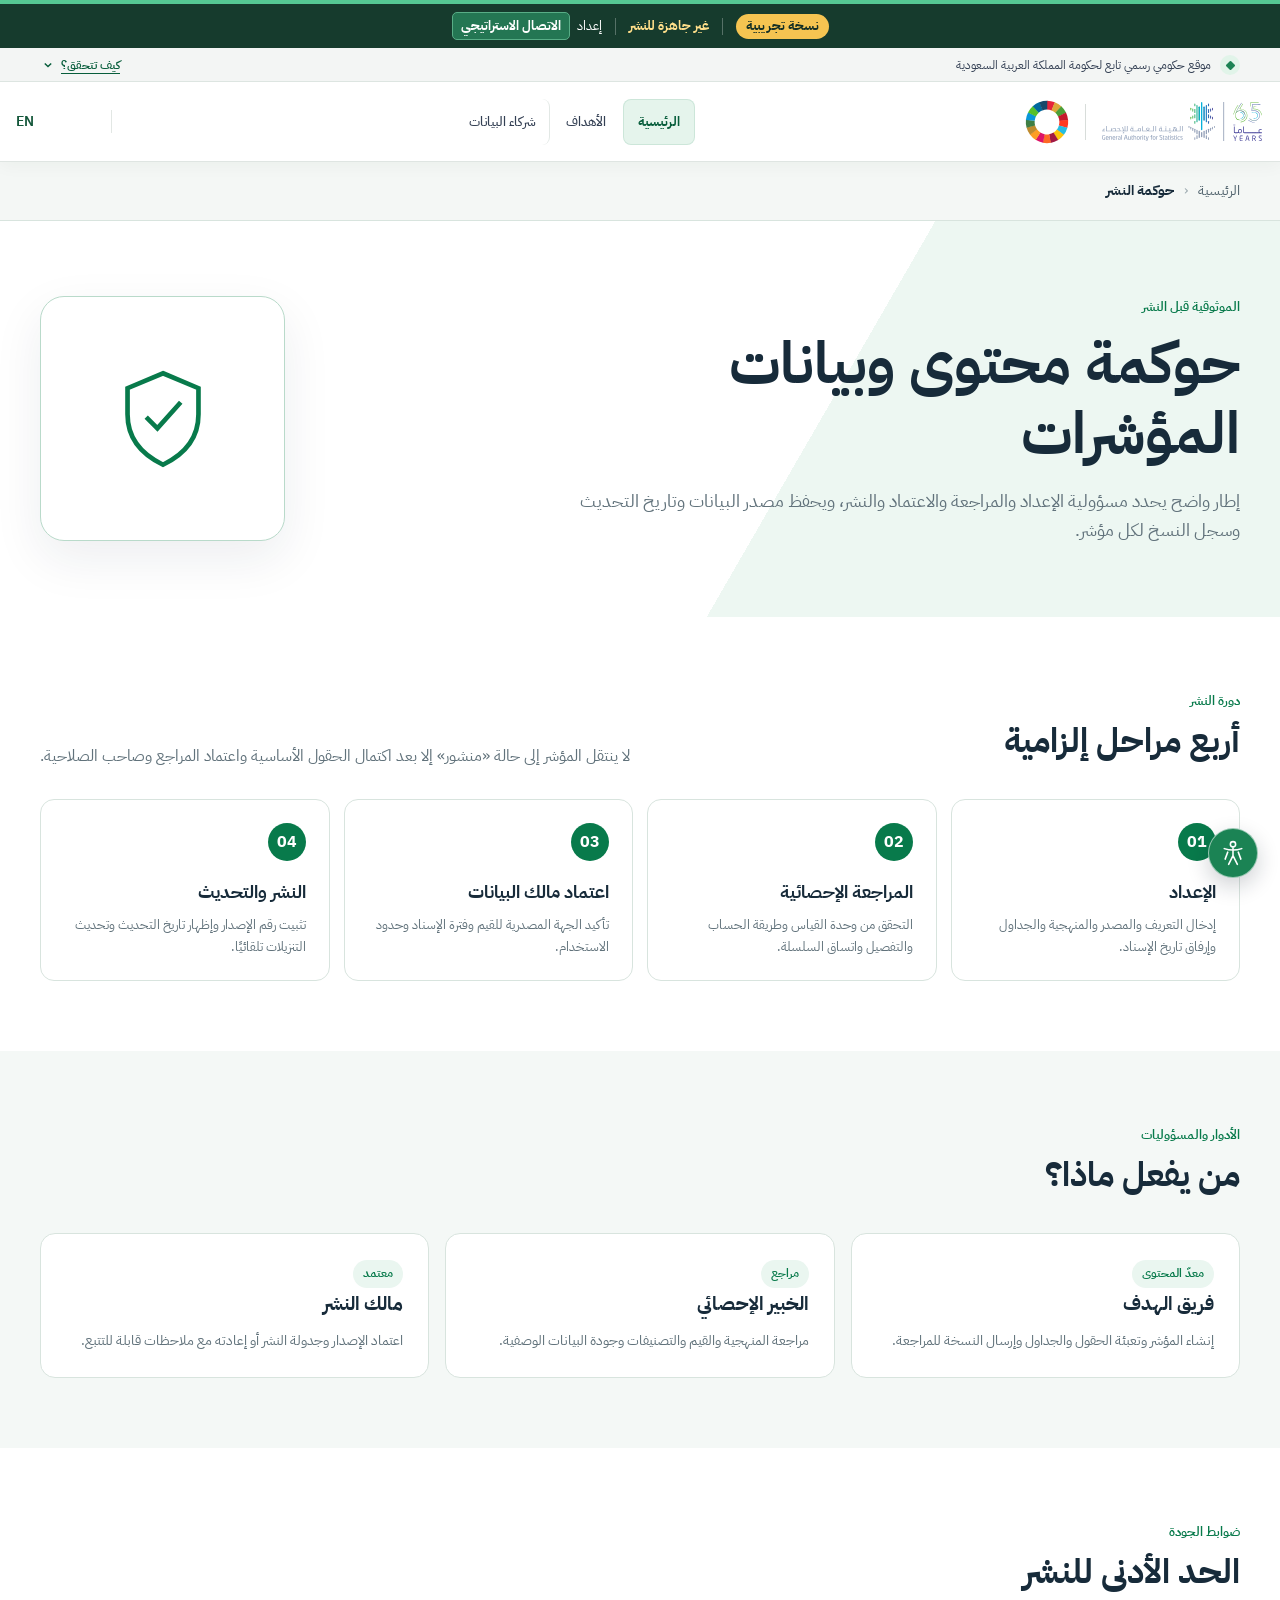
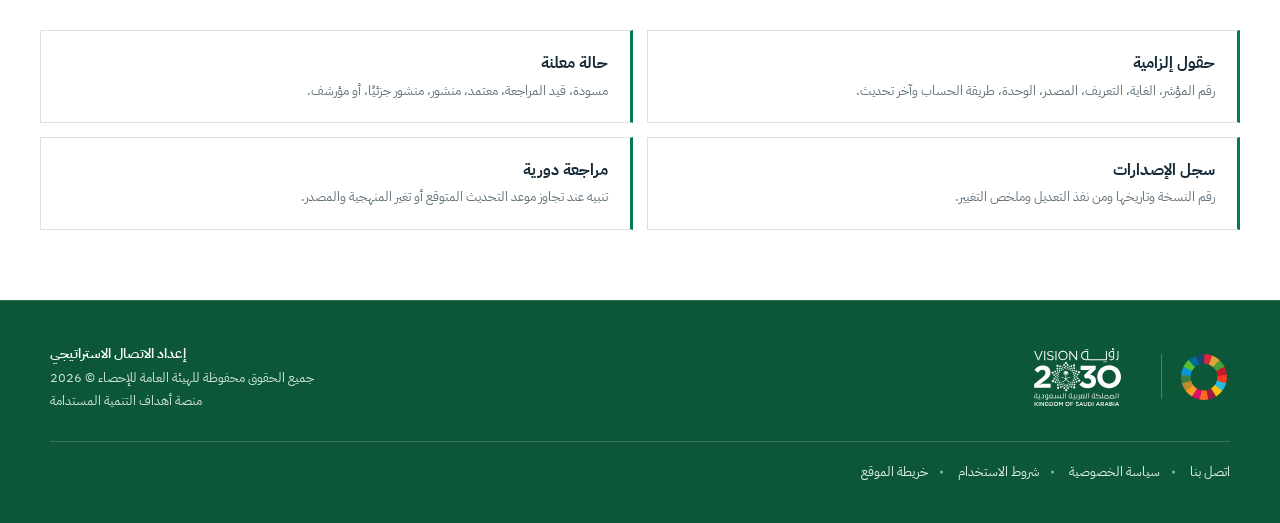
<file: governance.html>
<!doctype html><html lang="ar" dir="rtl"><head><meta charset="UTF-8"><meta name="viewport" content="width=device-width,initial-scale=1"><title>حوكمة النشر | أهداف التنمية المستدامة</title><link rel="preconnect" href="https://fonts.googleapis.com"><link rel="preconnect" href="https://fonts.gstatic.com" crossorigin><link href="https://fonts.googleapis.com/css2?family=IBM+Plex+Sans+Arabic:wght@300;400;500;600;700&display=swap" rel="stylesheet"><link rel="stylesheet" href="styles.css"><link rel="stylesheet" href="nds-theme.css"><link rel="stylesheet" href="institutional.css"><link rel="stylesheet" href="accessibility.css"></head><body class="gastat-sdg nds-full-width"><div class="govbar"><div class="container govbar__inner"><span class="flag">◆</span><span>موقع حكومي رسمي تابع لحكومة المملكة العربية السعودية</span></div></div><header class="header"><div class="container header__inner"><div class="header__identity"><img class="header__sdg-mark" src="assets/sdg-wheel-saudi-transparent.png" alt="أهداف التنمية المستدامة"><span class="header__identity-divider"></span><a class="brand" href="index.html"><img class="brand__logo" src="assets/gastat-logo.svg" alt="الهيئة العامة للإحصاء"></a></div><nav class="nav"><a href="index.html">الرئيسية</a><a href="open-data.html">البيانات المفتوحة</a><a class="active" href="governance.html">حوكمة النشر</a></nav><div class="header__tools"><a class="lang" href="en.html">EN</a><button class="menu-btn" id="menuBtn"><span></span><span></span><span></span></button></div></div></header><main class="institutional-main"><div class="institutional-breadcrumb"><div class="container"><a href="index.html">الرئيسية</a><span>‹</span><strong>حوكمة النشر</strong></div></div><section class="institutional-hero"><div class="container institutional-hero__grid"><div><span class="institutional-kicker">الموثوقية قبل النشر</span><h1>حوكمة محتوى وبيانات المؤشرات</h1><p>إطار واضح يحدد مسؤولية الإعداد والمراجعة والاعتماد والنشر، ويحفظ مصدر البيانات وتاريخ التحديث وسجل النسخ لكل مؤشر.</p></div><div class="institutional-mark" aria-hidden="true"><svg viewBox="0 0 120 120" fill="none" stroke="currentColor" stroke-width="5"><path d="M60 11 98 27v28c0 26-15 43-38 54C37 98 22 81 22 55V27z"/><path d="m42 58 12 12 25-28"/></svg></div></div></section><section class="institutional-section"><div class="container"><div class="institutional-head"><div><span class="institutional-kicker">دورة النشر</span><h2>أربع مراحل إلزامية</h2></div><p>لا ينتقل المؤشر إلى حالة «منشور» إلا بعد اكتمال الحقول الأساسية واعتماد المراجع وصاحب الصلاحية.</p></div><div class="workflow"><article><h3>الإعداد</h3><p>إدخال التعريف والمصدر والمنهجية والجداول وإرفاق تاريخ الإسناد.</p></article><article><h3>المراجعة الإحصائية</h3><p>التحقق من وحدة القياس وطريقة الحساب والتفصيل واتساق السلسلة.</p></article><article><h3>اعتماد مالك البيانات</h3><p>تأكيد الجهة المصدرية للقيم وفترة الإسناد وحدود الاستخدام.</p></article><article><h3>النشر والتحديث</h3><p>تثبيت رقم الإصدار وإظهار تاريخ التحديث وتحديث التنزيلات تلقائيًا.</p></article></div></div></section><section class="institutional-section institutional-section--soft"><div class="container"><div class="institutional-head"><div><span class="institutional-kicker">الأدوار والمسؤوليات</span><h2>من يفعل ماذا؟</h2></div></div><div class="institutional-grid"><article class="institutional-card"><span class="institutional-badge">معدّ المحتوى</span><h3>فريق الهدف</h3><p>إنشاء المؤشر وتعبئة الحقول والجداول وإرسال النسخة للمراجعة.</p></article><article class="institutional-card"><span class="institutional-badge">مراجع</span><h3>الخبير الإحصائي</h3><p>مراجعة المنهجية والقيم والتصنيفات وجودة البيانات الوصفية.</p></article><article class="institutional-card"><span class="institutional-badge">معتمد</span><h3>مالك النشر</h3><p>اعتماد الإصدار وجدولة النشر أو إعادته مع ملاحظات قابلة للتتبع.</p></article></div></div></section><section class="institutional-section"><div class="container"><div class="institutional-head"><div><span class="institutional-kicker">ضوابط الجودة</span><h2>الحد الأدنى للنشر</h2></div></div><div class="policy-list"><article><b>حقول إلزامية</b><span>رقم المؤشر، الغاية، التعريف، المصدر، الوحدة، طريقة الحساب وآخر تحديث.</span></article><article><b>حالة معلنة</b><span>مسودة، قيد المراجعة، معتمد، منشور، منشور جزئيًا، أو مؤرشف.</span></article><article><b>سجل الإصدارات</b><span>رقم النسخة وتاريخها ومن نفذ التعديل وملخص التغيير.</span></article><article><b>مراجعة دورية</b><span>تنبيه عند تجاوز موعد التحديث المتوقع أو تغير المنهجية والمصدر.</span></article></div></div></section></main><footer class="footer"><div class="container footer__top"><div><h3>نظرة عامة</h3><a href="index.html">الرئيسية</a><a href="open-data.html">البيانات المفتوحة</a></div><div><h3>المحتوى</h3><a href="methodology.html">المنهجية</a><a href="about.html">نبذة</a></div><div class="footer__marks"><div class="footer__mark"><img src="assets/sdg-wheel-saudi-transparent.png" alt="أهداف التنمية المستدامة"></div><span class="footer__marks-divider"></span><div class="footer__mark footer__mark--vision"><img src="assets/saudi-vision-2030.svg" alt="رؤية السعودية 2030"></div></div></div><div class="container footer__bottom"><span>جميع الحقوق محفوظة للهيئة العامة للإحصاء © 2026</span></div></footer><script src="script.js"></script><script src="accessibility.js"></script></body></html>
</file>
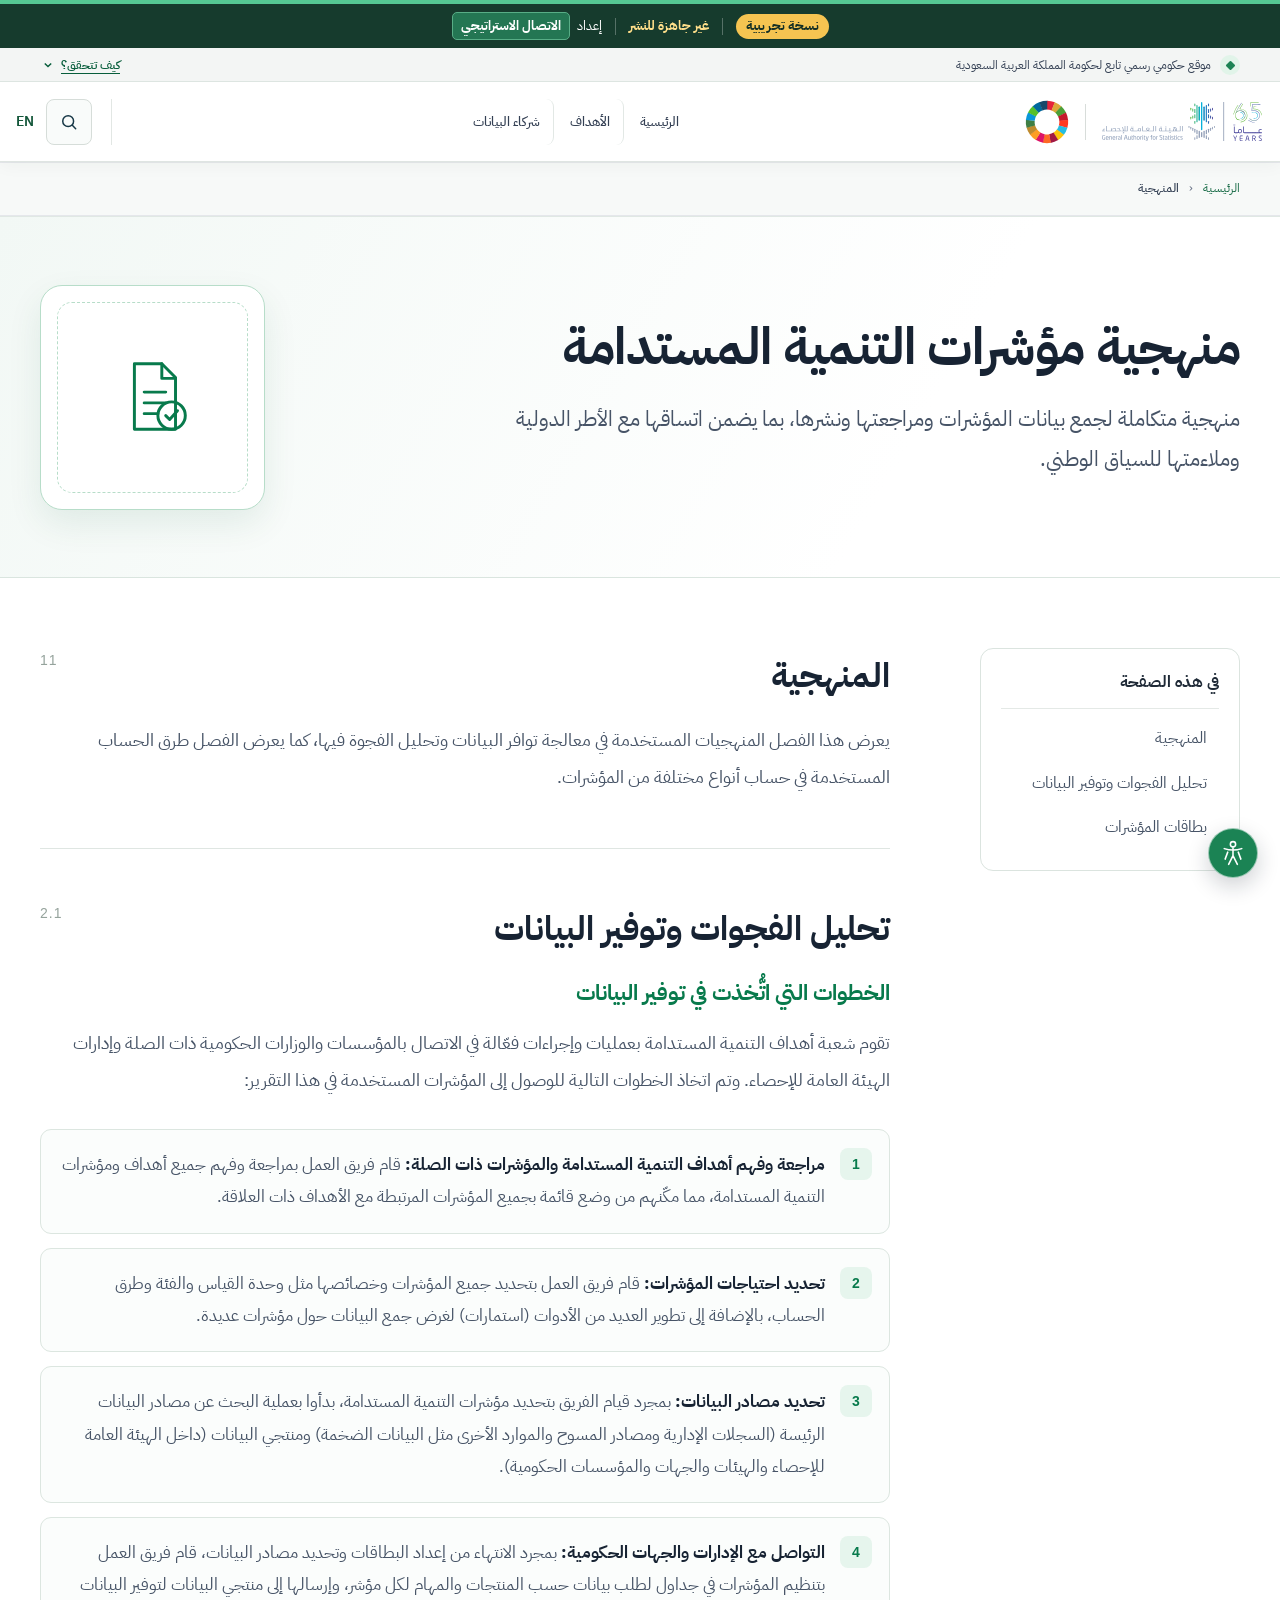
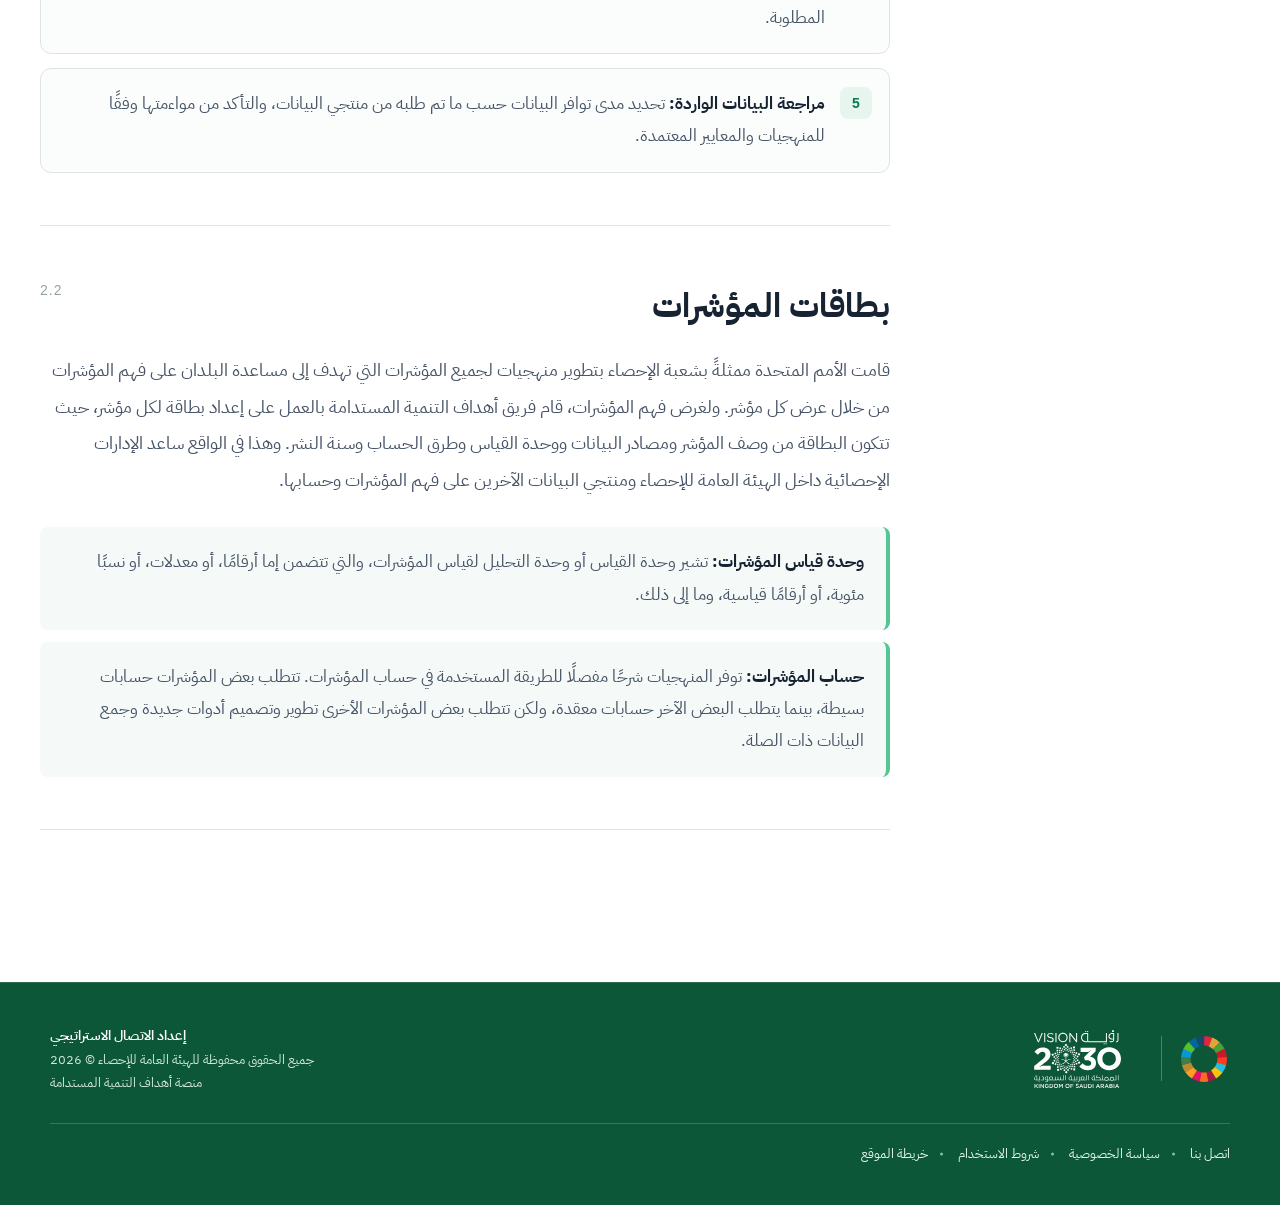
<file: methodology.html>
<!doctype html>
<html lang="ar" dir="rtl">
<head>
  <meta charset="utf-8">
  <meta name="viewport" content="width=device-width,initial-scale=1">
  <meta name="description" content="منهجية إعداد ونشر مؤشرات أهداف التنمية المستدامة في المملكة العربية السعودية">
  <title>المنهجية | أهداف التنمية المستدامة</title>
  <link rel="preconnect" href="https://fonts.googleapis.com">
  <link rel="preconnect" href="https://fonts.gstatic.com" crossorigin>
  <link href="https://fonts.googleapis.com/css2?family=IBM+Plex+Sans+Arabic:wght@300;400;500;600;700&display=swap" rel="stylesheet">
  <link rel="stylesheet" href="https://mazin-musleh.github.io/NDS-vanilla/assets/css/nds.critical.min.css?ver=1.8.0">
  <link rel="stylesheet" href="https://mazin-musleh.github.io/NDS-vanilla/assets/css/nds-main.min.css?ver=1.8.0">
  <link rel="stylesheet" href="styles.css">
  <link rel="stylesheet" href="nds-theme.css">
  <link rel="stylesheet" href="methodology.css">
  <link rel="stylesheet" href="about.css">
  <link rel="stylesheet" href="accessibility.css">
  <link rel="stylesheet" href="preview-banner.css">
  <link rel="stylesheet" href="page-titles.css">
  <style>html,body{overflow-x:hidden}.header__sdg-mark{width:58px!important;height:58px!important;object-fit:contain;flex:none}.brand__logo{width:220px!important;height:auto!important;max-height:58px!important;object-fit:contain}.method-article h3{font-size:22px;color:#087a4c;margin:4px 0 14px}.official-steps{list-style:none;counter-reset:steps;padding:0;margin:30px 0 0;display:grid;gap:14px}.official-steps li{counter-increment:steps;position:relative;padding:19px 64px 19px 20px;border:1px solid #dce6e0;border-radius:11px;background:#fbfdfc;color:#475467;font-size:17px;line-height:1.9}.official-steps li:before{content:counter(steps);position:absolute;right:17px;top:18px;display:grid;place-items:center;width:32px;height:32px;border-radius:8px;background:#e6f5ed;color:#087a4c;font:700 14px Arial}.official-steps strong,.official-points strong{color:#172333}.official-points{padding:0;margin:28px 0 0;list-style:none;display:grid;gap:12px}.official-points li{padding:19px 22px;border-right:4px solid #54c693;background:#f5f9f7;border-radius:8px;color:#475467;font-size:17px;line-height:1.9}.method-article section p+p{margin-top:16px}@media(max-width:700px){.official-steps li{padding:58px 16px 17px}.official-steps li:before{right:16px;top:14px}}</style>
  <style>.method-hero__mark--report svg{position:relative;z-index:1;width:94px;height:94px;stroke:#087a4c;stroke-width:3;stroke-linecap:round;stroke-linejoin:round}.method-hero__mark--report strong{position:relative;z-index:1;font:700 21px "IBM Plex Sans Arabic",sans-serif;margin-top:5px}.method-hero__mark--report span{position:relative;z-index:1;font-size:13px;letter-spacing:0;color:#667085}.method-hero__mark--report i{display:none}</style>
  <style>.method-breadcrumb{padding:0!important;background:#f7f9f8;border-bottom:1px solid #dfe5e2}.method-breadcrumb .container{min-height:64px;display:flex;align-items:center;gap:12px;font-size:14px!important;line-height:1.5}.method-breadcrumb a,.method-breadcrumb strong{font-size:14px!important;line-height:1.5!important}.method-breadcrumb a{color:#475467;text-decoration:none}.method-breadcrumb a:hover{color:#087a4c}.method-breadcrumb span{color:#98a2b3;font-size:17px!important;line-height:1}.method-breadcrumb strong{color:#172333;font-weight:600}</style>
</head>
<body class="gastat-sdg methodology-page nds-full-width">
  <a class="skip" href="#main">تخطي إلى المحتوى الرئيسي</a>
  <div class="govbar nds-topbar"><div class="container govbar__inner"><span class="flag" aria-hidden="true">◆</span><span>موقع حكومي رسمي تابع لحكومة المملكة العربية السعودية</span><button class="govbar__verify">كيف تتحقق؟ <span>⌄</span></button></div></div>
  <header class="header nds-main-nav" id="header">
    <div class="container header__inner">
      <div class="header__identity"><img class="header__sdg-mark" src="assets/sdg-wheel-saudi-transparent.png" width="1240" height="1240" alt="أهداف التنمية المستدامة"><span class="header__identity-divider"></span><a class="brand nds-brand" href="index.html"><img class="brand__logo nds-brand-logo" src="assets/gastat-logo.svg" width="340" height="88" alt="الهيئة العامة للإحصاء"></a></div>
      <nav class="nav" aria-label="التنقل الرئيسي"><a href="index.html">الرئيسية</a><a href="index.html#goals">الأهداف</a><a href="index.html#partners">شركاء البيانات</a></nav>
      <div class="header__tools"><button class="icon-btn nds-btn nds-subtle" aria-label="بحث" id="searchBtn"><svg viewBox="0 0 24 24"><circle cx="11" cy="11" r="6.5"></circle><path d="m16 16 4 4"></path></svg></button><a class="lang" href="#">EN</a><button class="menu-btn" id="menuBtn" aria-label="فتح القائمة" aria-expanded="false"><span></span><span></span><span></span></button></div>
    </div>
  </header>

  <main id="main">
    <nav class="about-breadcrumb" aria-label="مسار التنقل"><div class="container"><a href="index.html">الرئيسية</a><span aria-hidden="true">‹</span><strong aria-current="page">المنهجية</strong></div></nav>
    <section class="method-hero">
      <div class="container method-hero__inner">
        <div><h1>منهجية مؤشرات التنمية المستدامة</h1><p>منهجية متكاملة لجمع بيانات المؤشرات ومراجعتها ونشرها، بما يضمن اتساقها مع الأطر الدولية وملاءمتها للسياق الوطني.</p></div>
        <div class="method-hero__mark method-hero__mark--report" aria-hidden="true"><svg viewBox="0 0 96 96" fill="none"><path d="M29 14h28l14 14v53H29z"/><path d="M57 14v15h14M39 43h22M39 54h22M39 65h14"/><circle cx="67" cy="67" r="14"/><path d="m61 67 4 4 8-9"/></svg></div>
      </div>
    </section>

    <section class="method-content container" id="officialMethodology">
      <aside class="method-nav" aria-label="محتويات المنهجية"><strong>في هذه الصفحة</strong><a href="#overview">المنهجية</a><a href="#data-gap">تحليل الفجوات وتوفير البيانات</a><a href="#indicator-cards">بطاقات المؤشرات</a></aside>
      <div class="method-article">
        <section id="overview"><span class="section-number">11</span><h2>المنهجية</h2><p>يعرض هذا الفصل المنهجيات المستخدمة في معالجة توافر البيانات وتحليل الفجوة فيها، كما يعرض الفصل طرق الحساب المستخدمة في حساب أنواع مختلفة من المؤشرات.</p></section>
        <section id="data-gap"><span class="section-number">2.1</span><h2>تحليل الفجوات وتوفير البيانات</h2><h3>الخطوات التي اتُّخذت في توفير البيانات</h3><p>تقوم شعبة أهداف التنمية المستدامة بعمليات وإجراءات فعّالة في الاتصال بالمؤسسات والوزارات الحكومية ذات الصلة وإدارات الهيئة العامة للإحصاء. وتم اتخاذ الخطوات التالية للوصول إلى المؤشرات المستخدمة في هذا التقرير:</p><ol class="official-steps"><li><strong>مراجعة وفهم أهداف التنمية المستدامة والمؤشرات ذات الصلة:</strong><span> قام فريق العمل بمراجعة وفهم جميع أهداف ومؤشرات التنمية المستدامة، مما مكّنهم من وضع قائمة بجميع المؤشرات المرتبطة مع الأهداف ذات العلاقة.</span></li><li><strong>تحديد احتياجات المؤشرات:</strong><span> قام فريق العمل بتحديد جميع المؤشرات وخصائصها مثل وحدة القياس والفئة وطرق الحساب، بالإضافة إلى تطوير العديد من الأدوات (استمارات) لغرض جمع البيانات حول مؤشرات عديدة.</span></li><li><strong>تحديد مصادر البيانات:</strong><span> بمجرد قيام الفريق بتحديد مؤشرات التنمية المستدامة، بدأوا بعملية البحث عن مصادر البيانات الرئيسة (السجلات الإدارية ومصادر المسوح والموارد الأخرى مثل البيانات الضخمة) ومنتجي البيانات (داخل الهيئة العامة للإحصاء والهيئات والجهات والمؤسسات الحكومية).</span></li><li><strong>التواصل مع الإدارات والجهات الحكومية:</strong><span> بمجرد الانتهاء من إعداد البطاقات وتحديد مصادر البيانات، قام فريق العمل بتنظيم المؤشرات في جداول لطلب بيانات حسب المنتجات والمهام لكل مؤشر، وإرسالها إلى منتجي البيانات لتوفير البيانات المطلوبة.</span></li><li><strong>مراجعة البيانات الواردة:</strong><span> تحديد مدى توافر البيانات حسب ما تم طلبه من منتجي البيانات، والتأكد من مواءمتها وفقًا للمنهجيات والمعايير المعتمدة.</span></li></ol></section>
        <section id="indicator-cards"><span class="section-number">2.2</span><h2>بطاقات المؤشرات</h2><p>قامت الأمم المتحدة ممثلةً بشعبة الإحصاء بتطوير منهجيات لجميع المؤشرات التي تهدف إلى مساعدة البلدان على فهم المؤشرات من خلال عرض كل مؤشر. ولغرض فهم المؤشرات، قام فريق أهداف التنمية المستدامة بالعمل على إعداد بطاقة لكل مؤشر، حيث تتكون البطاقة من وصف المؤشر ومصادر البيانات ووحدة القياس وطرق الحساب وسنة النشر. وهذا في الواقع ساعد الإدارات الإحصائية داخل الهيئة العامة للإحصاء ومنتجي البيانات الآخرين على فهم المؤشرات وحسابها.</p><ul class="official-points"><li><strong>وحدة قياس المؤشرات:</strong><span> تشير وحدة القياس أو وحدة التحليل لقياس المؤشرات، والتي تتضمن إما أرقامًا، أو معدلات، أو نسبًا مئوية، أو أرقامًا قياسية، وما إلى ذلك.</span></li><li><strong>حساب المؤشرات:</strong><span> توفر المنهجيات شرحًا مفصلًا للطريقة المستخدمة في حساب المؤشرات. تتطلب بعض المؤشرات حسابات بسيطة، بينما يتطلب البعض الآخر حسابات معقدة، ولكن تتطلب بعض المؤشرات الأخرى تطوير وتصميم أدوات جديدة وجمع البيانات ذات الصلة.</span></li></ul></section>
      </div>
    </section>
  </main>

  <footer class="footer nds-footer"><div class="container footer__top"><div><h3>نظرة عامة</h3><a href="index.html#goals">أهداف التنمية المستدامة</a><a href="index.html#partners">شركاء البيانات</a><a href="about.html">نبذة عن المنصة</a></div><div><h3>المساعدة والدعم</h3><a href="#">تواصل معنا</a><a href="#">الأسئلة الشائعة</a><a href="#">سياسة حرية المعلومات</a></div><div class="footer__marks"><div class="footer__mark"><img src="assets/sdg-wheel-saudi-transparent.png" alt="أهداف التنمية المستدامة"></div><span class="footer__marks-divider"></span><div class="footer__mark footer__mark--vision"><img src="assets/saudi-vision-2030.svg" alt="رؤية السعودية 2030"></div></div></div><div class="container footer__bottom"><span>جميع الحقوق محفوظة للهيئة العامة للإحصاء © 2026</span><div><a href="#">سياسة الخصوصية</a><a href="#">شروط الاستخدام</a><a href="#">خريطة الموقع</a></div></div></footer>
  <button class="back-to-top" id="backToTop" aria-label="العودة إلى أعلى الصفحة"><svg viewBox="0 0 24 24"><path d="m6 14 6-6 6 6"/></svg></button>
  <div class="search-panel" id="searchPanel" aria-hidden="true"><button id="closeSearch" aria-label="إغلاق">×</button><div><span>ما الذي تبحث عنه؟</span><input type="search" placeholder="ابحث في المنهجية..."></div></div>
  <script src="about.js"></script><script src="back-to-top.js"></script><script defer src="https://mazin-musleh.github.io/NDS-vanilla/assets/js/nds-main.min.js?ver=1.8.0"></script>
  <script src="accessibility.js"></script><script src="preview-banner.js"></script>
</body>
</html>
</file>
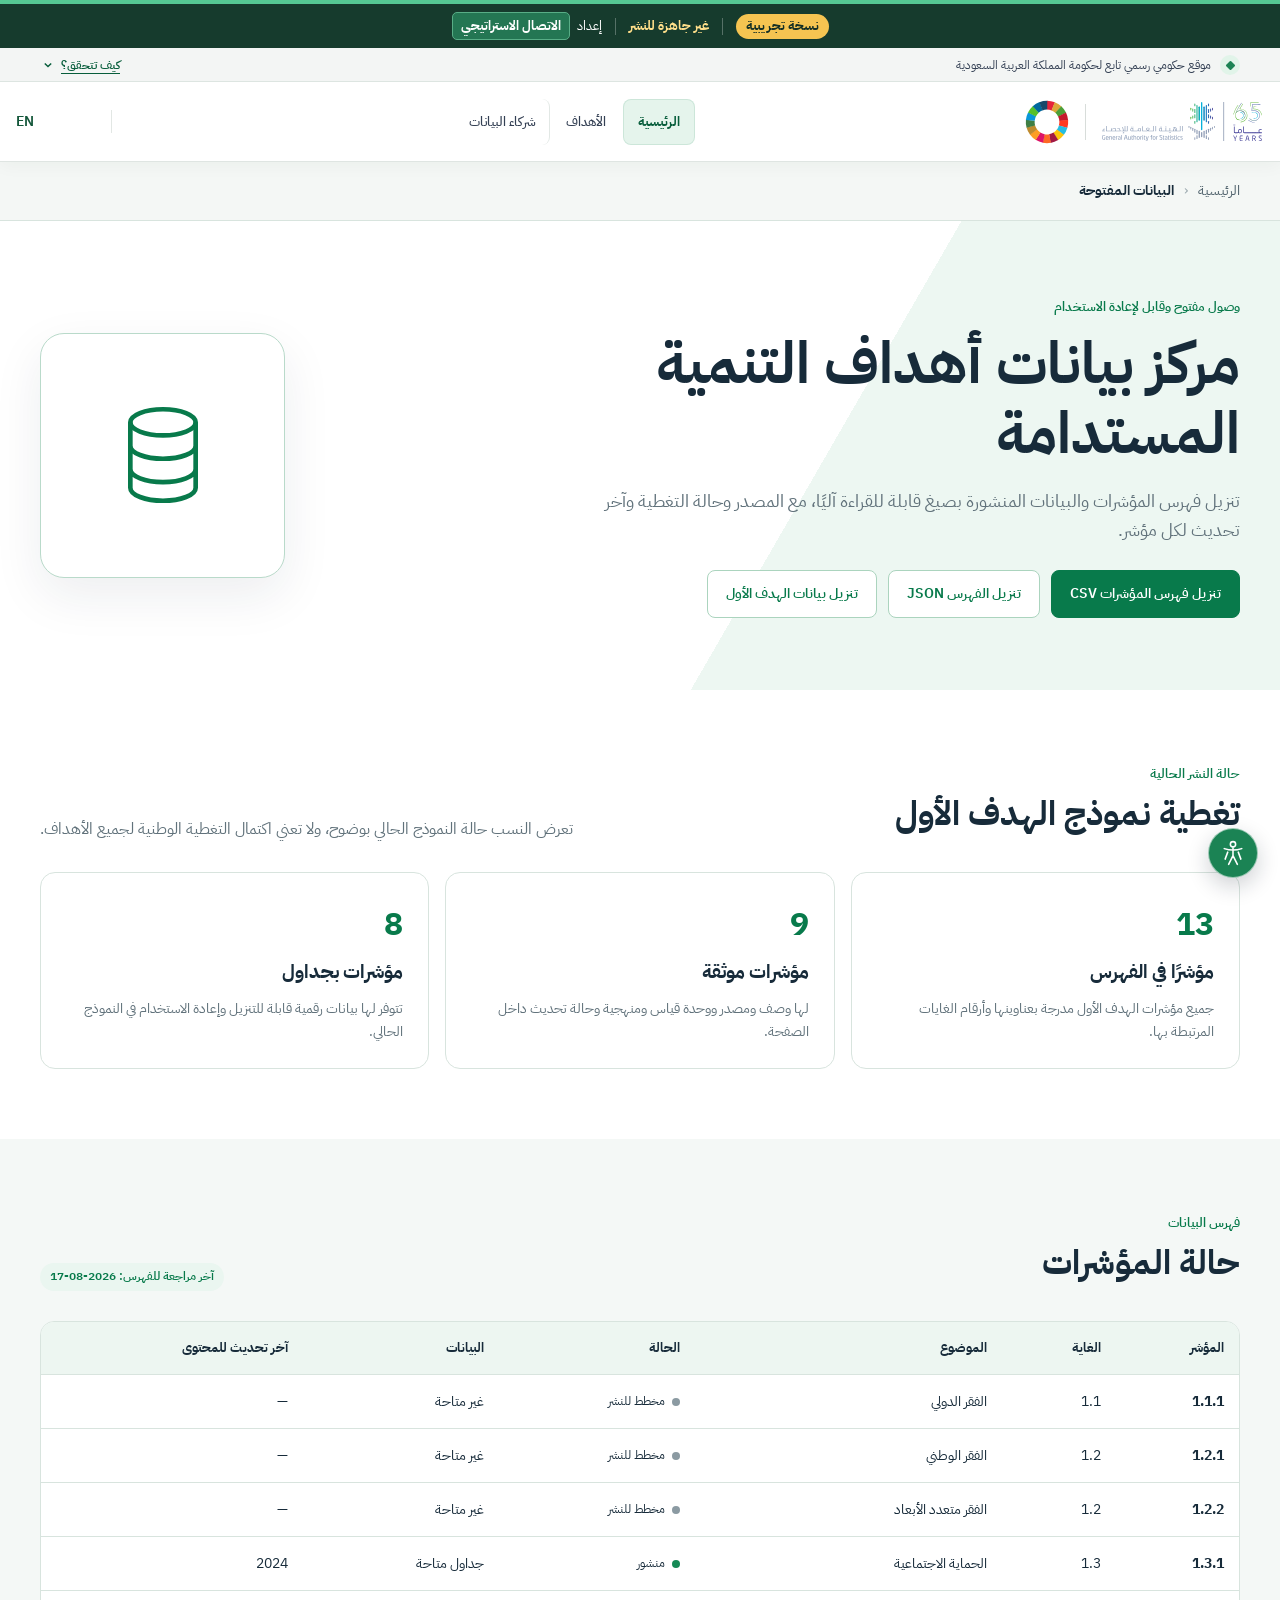
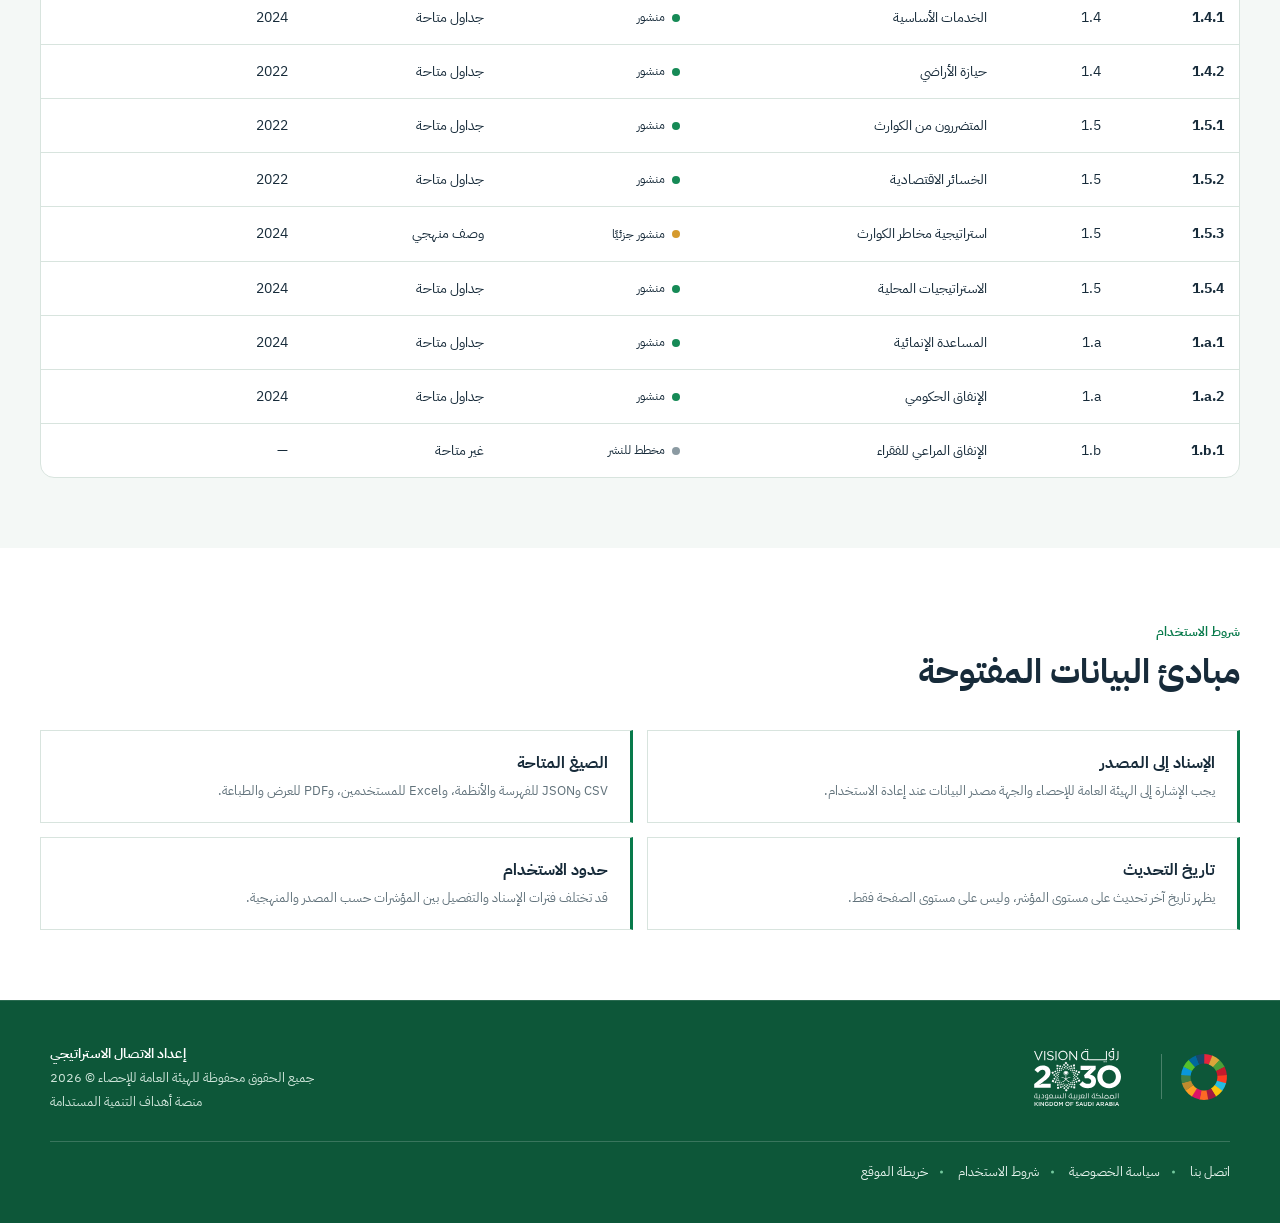
<file: open-data.html>
<!doctype html><html lang="ar" dir="rtl"><head><meta charset="UTF-8"><meta name="viewport" content="width=device-width,initial-scale=1"><title>البيانات المفتوحة | أهداف التنمية المستدامة</title><link rel="preconnect" href="https://fonts.googleapis.com"><link rel="preconnect" href="https://fonts.gstatic.com" crossorigin><link href="https://fonts.googleapis.com/css2?family=IBM+Plex+Sans+Arabic:wght@300;400;500;600;700&display=swap" rel="stylesheet"><link rel="stylesheet" href="styles.css"><link rel="stylesheet" href="nds-theme.css"><link rel="stylesheet" href="institutional.css"><link rel="stylesheet" href="accessibility.css"></head>
<body class="gastat-sdg nds-full-width"><div class="govbar"><div class="container govbar__inner"><span class="flag">◆</span><span>موقع حكومي رسمي تابع لحكومة المملكة العربية السعودية</span></div></div><header class="header"><div class="container header__inner"><div class="header__identity"><img class="header__sdg-mark" src="assets/sdg-wheel-saudi-transparent.png" alt="أهداف التنمية المستدامة"><span class="header__identity-divider"></span><a class="brand" href="index.html"><img class="brand__logo" src="assets/gastat-logo.svg" alt="الهيئة العامة للإحصاء"></a></div><nav class="nav" aria-label="التنقل الرئيسي"><a href="index.html">الرئيسية</a><a href="index.html#goals">الأهداف</a><a class="active" href="open-data.html">البيانات المفتوحة</a><a href="governance.html">حوكمة النشر</a></nav><div class="header__tools"><a class="lang" href="en.html">EN</a><button class="menu-btn" id="menuBtn" aria-label="فتح القائمة"><span></span><span></span><span></span></button></div></div></header>
<main class="institutional-main"><div class="institutional-breadcrumb"><div class="container"><a href="index.html">الرئيسية</a><span>‹</span><strong>البيانات المفتوحة</strong></div></div><section class="institutional-hero"><div class="container institutional-hero__grid"><div><span class="institutional-kicker">وصول مفتوح وقابل لإعادة الاستخدام</span><h1>مركز بيانات أهداف التنمية المستدامة</h1><p>تنزيل فهرس المؤشرات والبيانات المنشورة بصيغ قابلة للقراءة آليًا، مع المصدر وحالة التغطية وآخر تحديث لكل مؤشر.</p><div class="data-actions"><button class="data-button data-button--primary" id="catalogCsv">تنزيل فهرس المؤشرات CSV</button><button class="data-button" id="catalogJson">تنزيل الفهرس JSON</button><a class="data-button" href="goal-1.html">تنزيل بيانات الهدف الأول</a></div></div><div class="institutional-mark" aria-hidden="true"><svg viewBox="0 0 120 120" fill="none" stroke="currentColor" stroke-width="5"><ellipse cx="60" cy="25" rx="35" ry="14"/><path d="M25 25v25c0 8 16 14 35 14s35-6 35-14V25M25 50v25c0 8 16 14 35 14s35-6 35-14V50M25 75v20c0 8 16 14 35 14s35-6 35-14V75"/></svg></div></div></section>
<section class="institutional-section"><div class="container"><div class="institutional-head"><div><span class="institutional-kicker">حالة النشر الحالية</span><h2>تغطية نموذج الهدف الأول</h2></div><p>تعرض النسب حالة النموذج الحالي بوضوح، ولا تعني اكتمال التغطية الوطنية لجميع الأهداف.</p></div><div class="institutional-grid"><article class="institutional-card"><strong>13</strong><h3>مؤشرًا في الفهرس</h3><p>جميع مؤشرات الهدف الأول مدرجة بعناوينها وأرقام الغايات المرتبطة بها.</p></article><article class="institutional-card"><strong>9</strong><h3>مؤشرات موثقة</h3><p>لها وصف ومصدر ووحدة قياس ومنهجية وحالة تحديث داخل الصفحة.</p></article><article class="institutional-card"><strong>8</strong><h3>مؤشرات بجداول</h3><p>تتوفر لها بيانات رقمية قابلة للتنزيل وإعادة الاستخدام في النموذج الحالي.</p></article></div></div></section>
<section class="institutional-section institutional-section--soft"><div class="container"><div class="institutional-head"><div><span class="institutional-kicker">فهرس البيانات</span><h2>حالة المؤشرات</h2></div><span class="institutional-badge">آخر مراجعة للفهرس: 2026-08-17</span></div><div class="coverage-table"><table><thead><tr><th>المؤشر</th><th>الغاية</th><th>الموضوع</th><th>الحالة</th><th>البيانات</th><th>آخر تحديث للمحتوى</th></tr></thead><tbody id="coverageRows"></tbody></table></div></div></section>
<section class="institutional-section"><div class="container"><div class="institutional-head"><div><span class="institutional-kicker">شروط الاستخدام</span><h2>مبادئ البيانات المفتوحة</h2></div></div><div class="policy-list"><article><b>الإسناد إلى المصدر</b><span>يجب الإشارة إلى الهيئة العامة للإحصاء والجهة مصدر البيانات عند إعادة الاستخدام.</span></article><article><b>الصيغ المتاحة</b><span>CSV وJSON للفهرسة والأنظمة، وExcel للمستخدمين، وPDF للعرض والطباعة.</span></article><article><b>تاريخ التحديث</b><span>يظهر تاريخ آخر تحديث على مستوى المؤشر، وليس على مستوى الصفحة فقط.</span></article><article><b>حدود الاستخدام</b><span>قد تختلف فترات الإسناد والتفصيل بين المؤشرات حسب المصدر والمنهجية.</span></article></div></div></section></main>
<footer class="footer"><div class="container footer__top"><div><h3>نظرة عامة</h3><a href="index.html#goals">الأهداف</a><a href="open-data.html">البيانات المفتوحة</a><a href="governance.html">حوكمة النشر</a></div><div><h3>المساعدة</h3><a href="methodology.html">المنهجية</a><a href="about.html">نبذة عن المنصة</a></div><div class="footer__marks"><div class="footer__mark"><img src="assets/sdg-wheel-saudi-transparent.png" alt="أهداف التنمية المستدامة"></div><span class="footer__marks-divider"></span><div class="footer__mark footer__mark--vision"><img src="assets/saudi-vision-2030.svg" alt="رؤية السعودية 2030"></div></div></div><div class="container footer__bottom"><span>جميع الحقوق محفوظة للهيئة العامة للإحصاء © 2026</span></div></footer><script>
const indicators=[['1.1.1','1.1','الفقر الدولي','planned','غير متاحة','—'],['1.2.1','1.2','الفقر الوطني','planned','غير متاحة','—'],['1.2.2','1.2','الفقر متعدد الأبعاد','planned','غير متاحة','—'],['1.3.1','1.3','الحماية الاجتماعية','published','جداول متاحة','2024'],['1.4.1','1.4','الخدمات الأساسية','published','جداول متاحة','2024'],['1.4.2','1.4','حيازة الأراضي','published','جداول متاحة','2022'],['1.5.1','1.5','المتضررون من الكوارث','published','جداول متاحة','2022'],['1.5.2','1.5','الخسائر الاقتصادية','published','جداول متاحة','2022'],['1.5.3','1.5','استراتيجية مخاطر الكوارث','partial','وصف منهجي','2024'],['1.5.4','1.5','الاستراتيجيات المحلية','published','جداول متاحة','2024'],['1.a.1','1.a','المساعدة الإنمائية','published','جداول متاحة','2024'],['1.a.2','1.a','الإنفاق الحكومي','published','جداول متاحة','2024'],['1.b.1','1.b','الإنفاق المراعي للفقراء','planned','غير متاحة','—']];
const labels={published:'منشور',partial:'منشور جزئيًا',planned:'مخطط للنشر'};document.getElementById('coverageRows').innerHTML=indicators.map(x=>`<tr><td dir="ltr"><b>${x[0]}</b></td><td dir="ltr">${x[1]}</td><td>${x[2]}</td><td><span class="state state--${x[3]}">${labels[x[3]]}</span></td><td>${x[4]}</td><td dir="ltr">${x[5]}</td></tr>`).join('');
function save(name,type,text){const a=document.createElement('a');a.href=URL.createObjectURL(new Blob([text],{type}));a.download=name;a.click();URL.revokeObjectURL(a.href)}document.getElementById('catalogJson').onclick=()=>save('sdg-indicator-catalog-ar.json','application/json;charset=utf-8',JSON.stringify(indicators.map(x=>({indicator:x[0],target:x[1],topic:x[2],status:labels[x[3]],data:x[4],updated:x[5]})),null,2));document.getElementById('catalogCsv').onclick=()=>save('sdg-indicator-catalog-ar.csv','text/csv;charset=utf-8','\ufeffالمؤشر,الغاية,الموضوع,الحالة,البيانات,آخر تحديث\n'+indicators.map(x=>[x[0],x[1],x[2],labels[x[3]],x[4],x[5]].map(v=>'"'+v+'"').join(',')).join('\n'));
</script><script src="script.js"></script><script src="accessibility.js"></script></body></html>
</file>
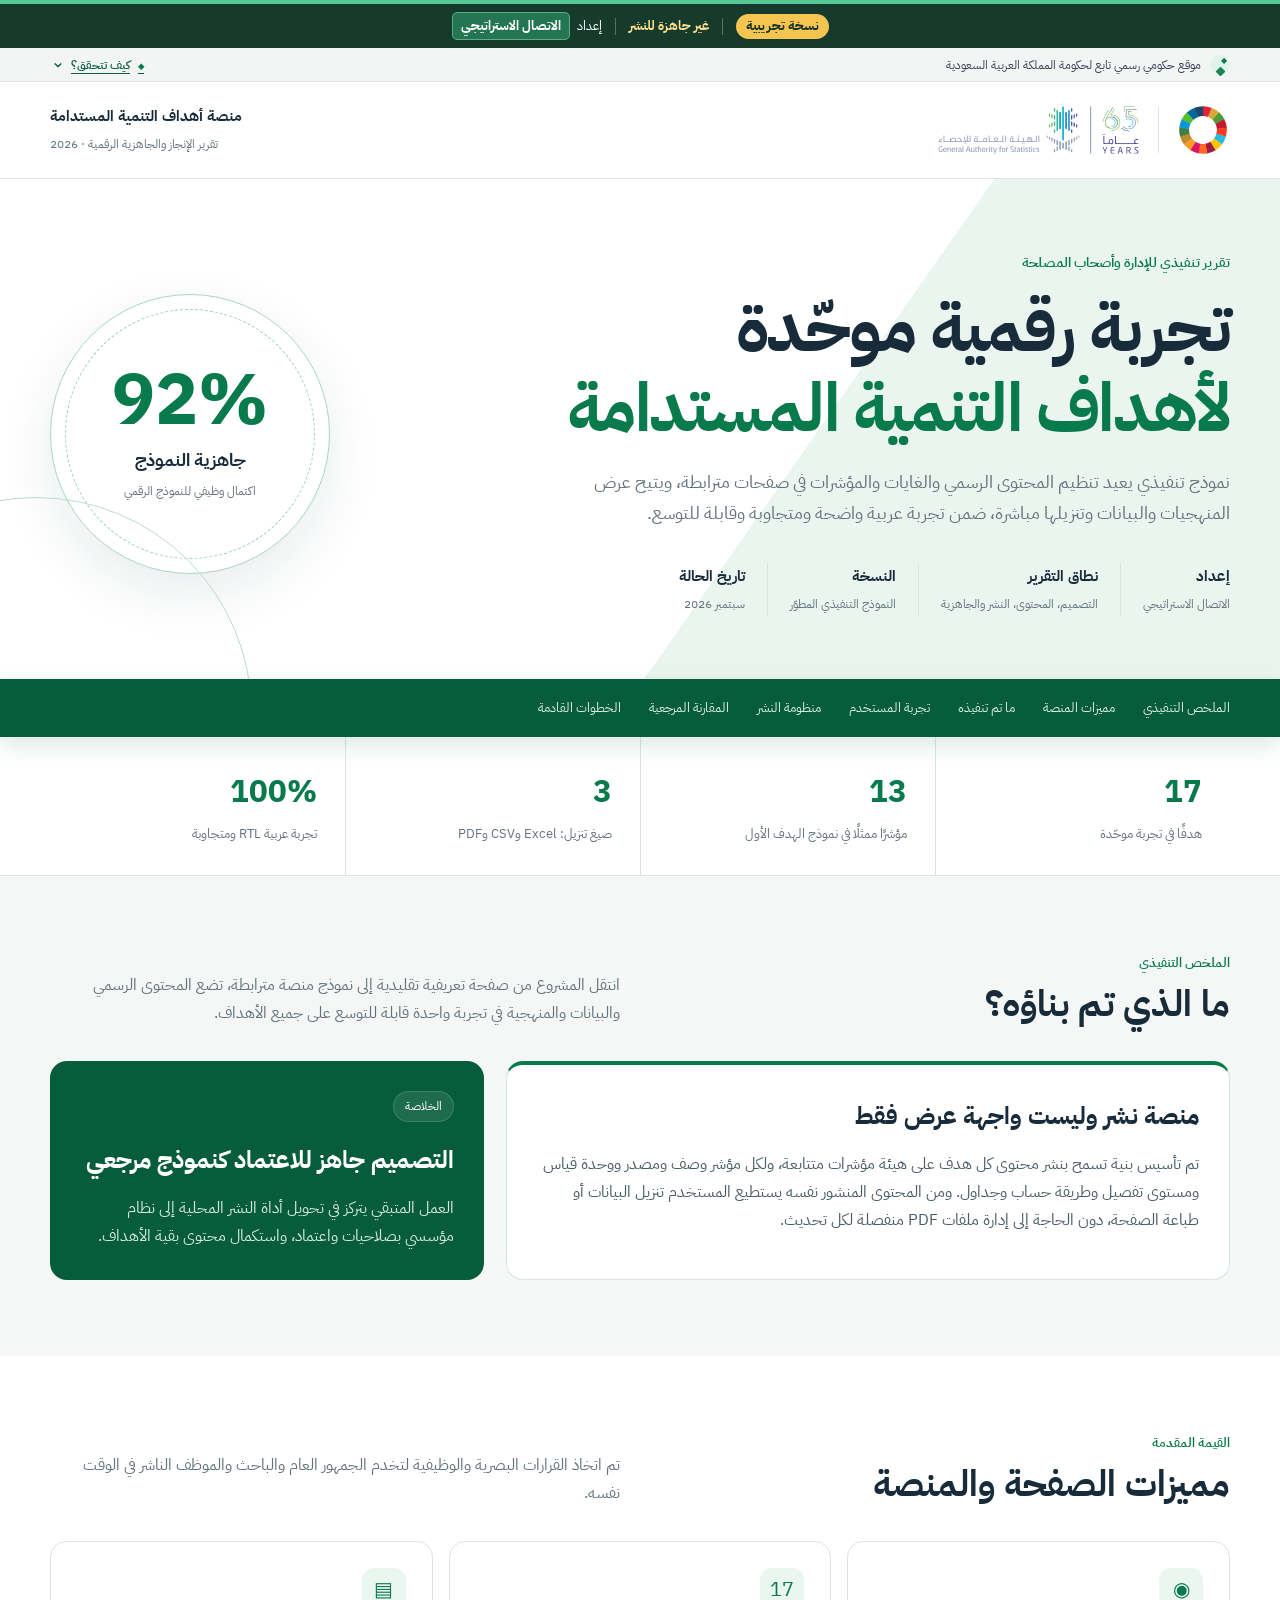
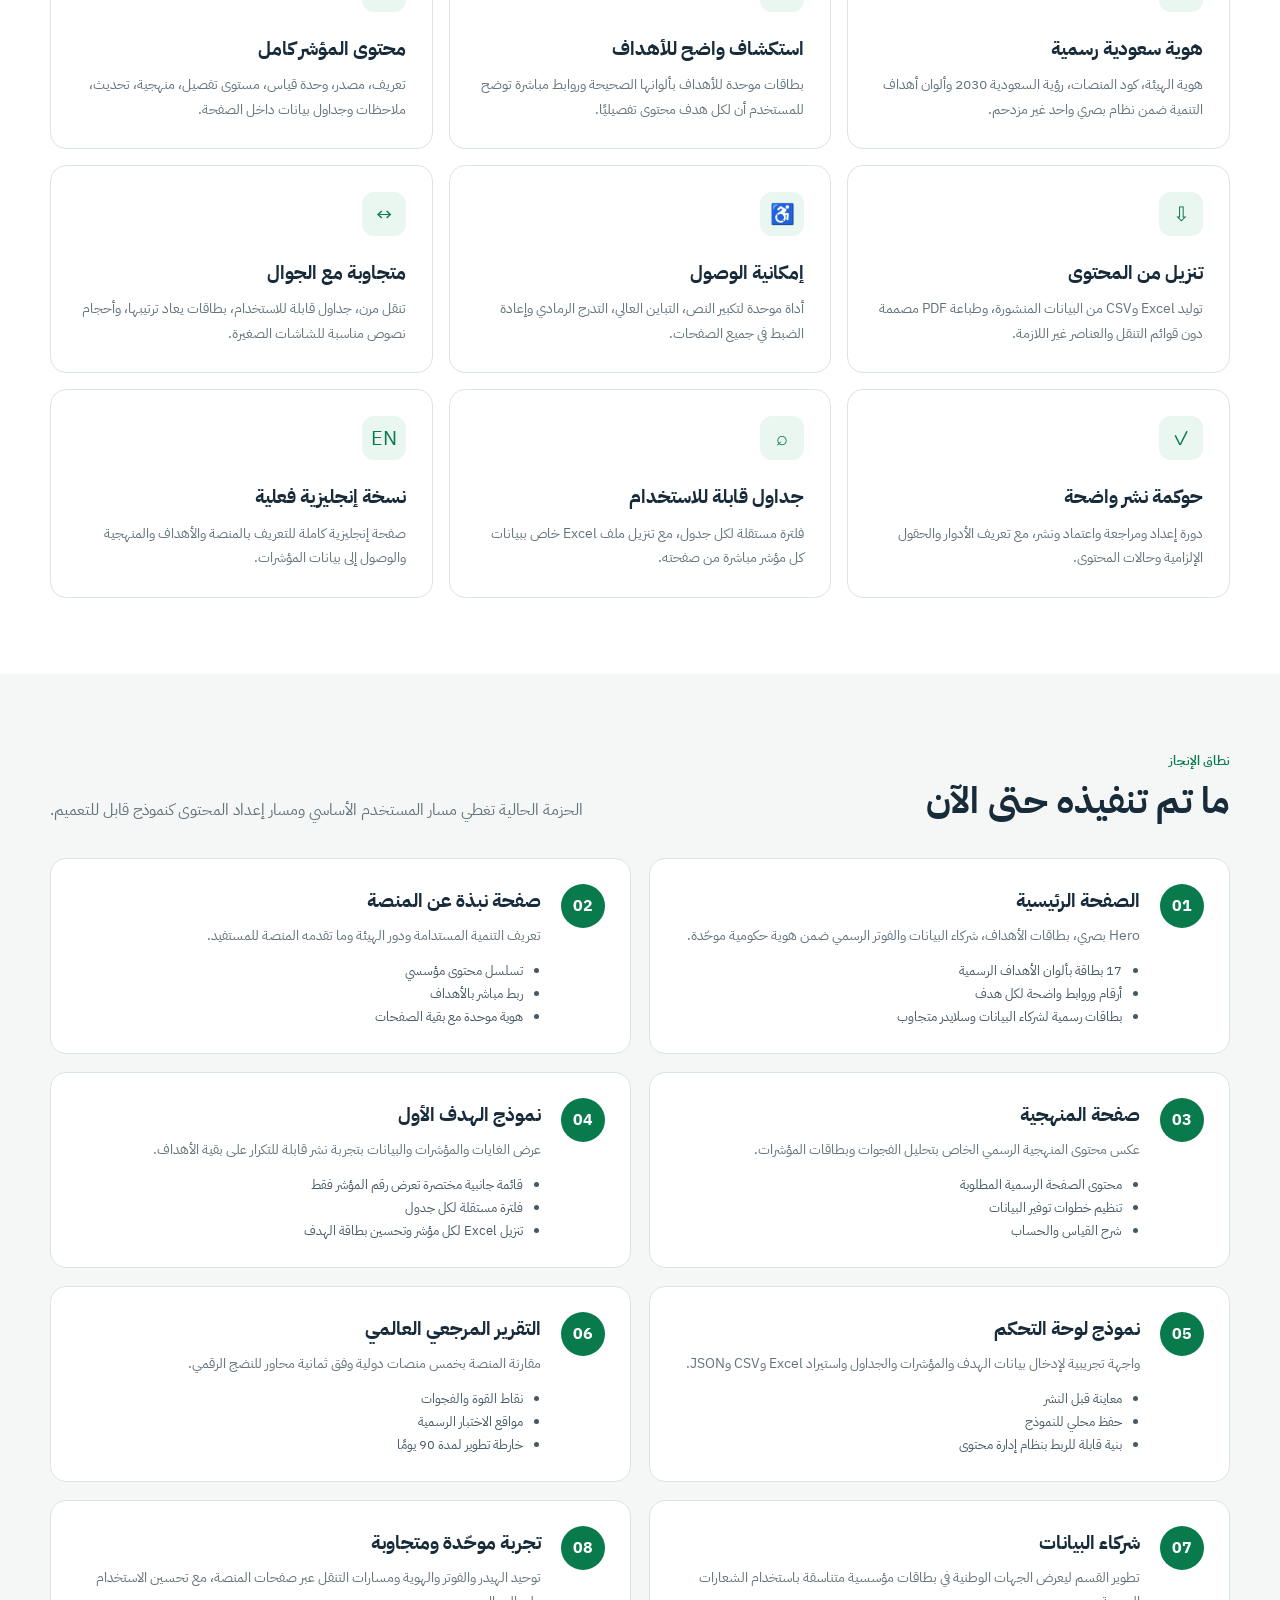
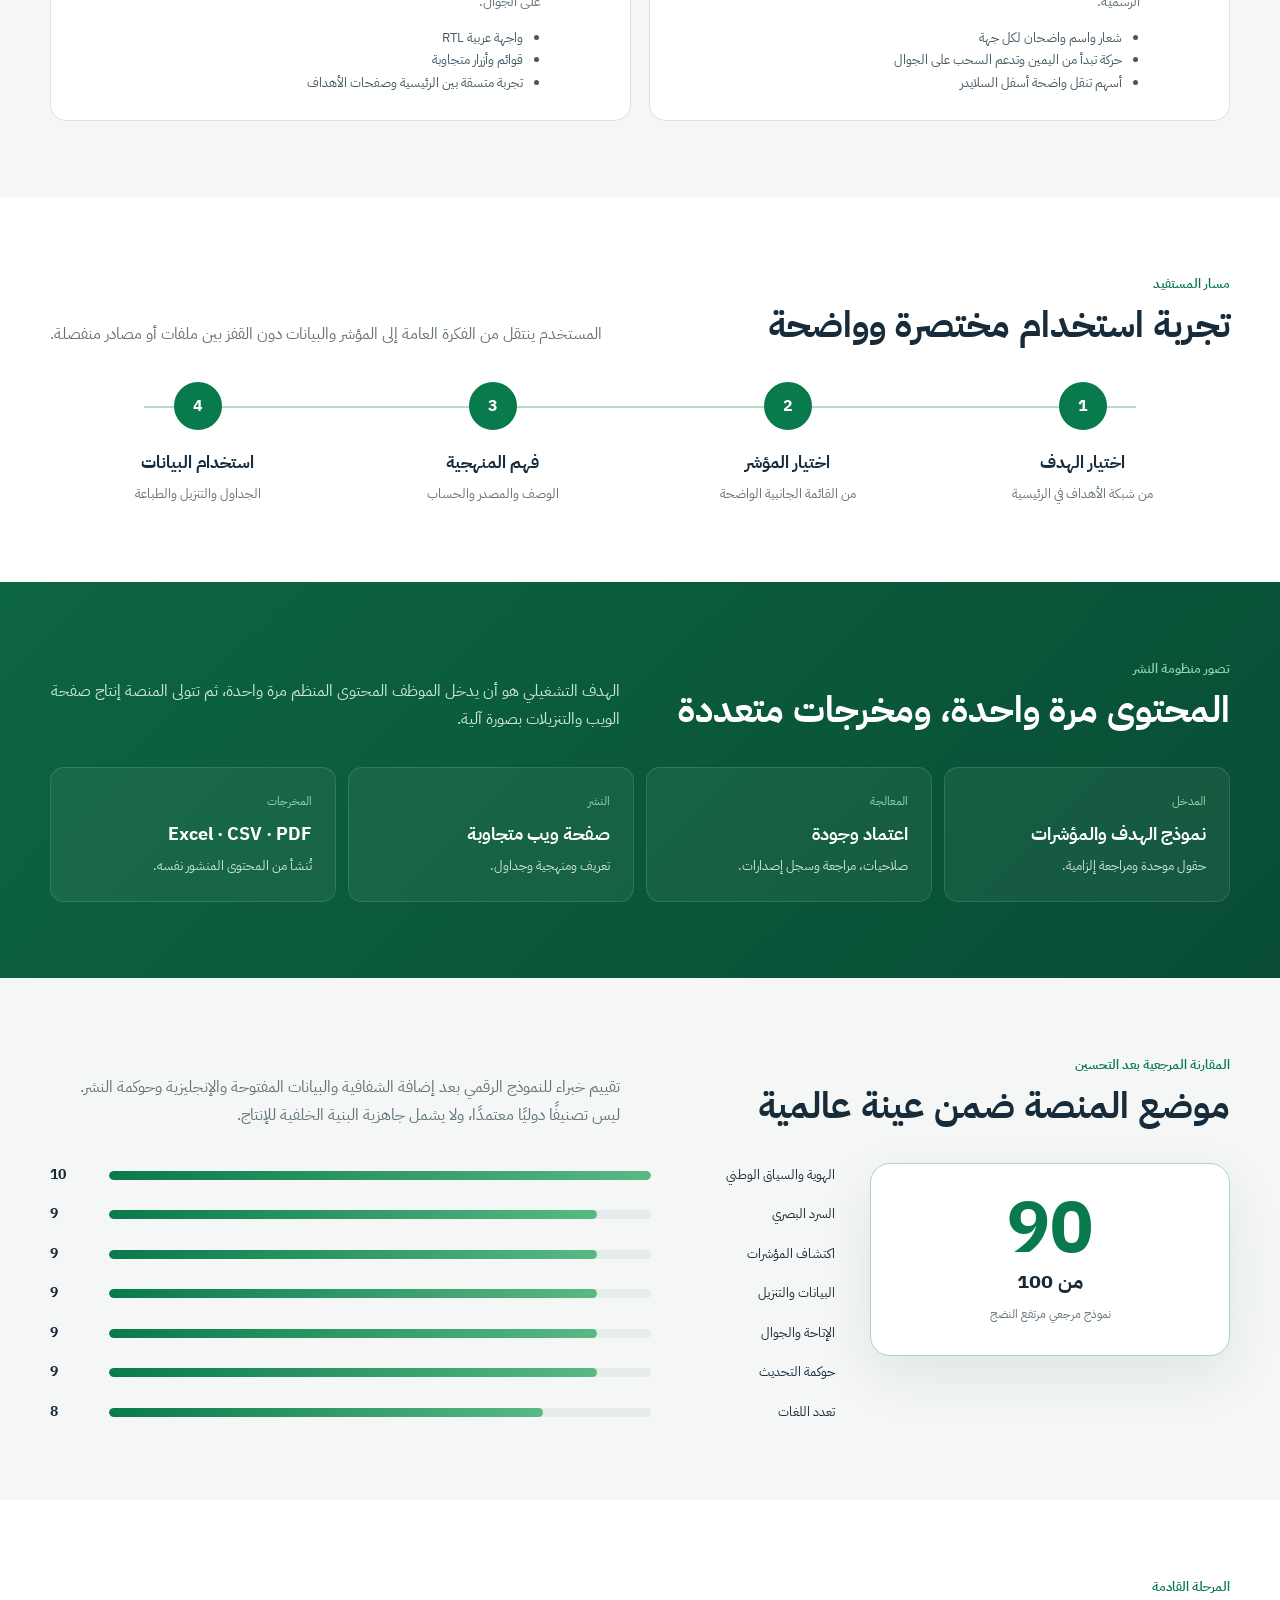
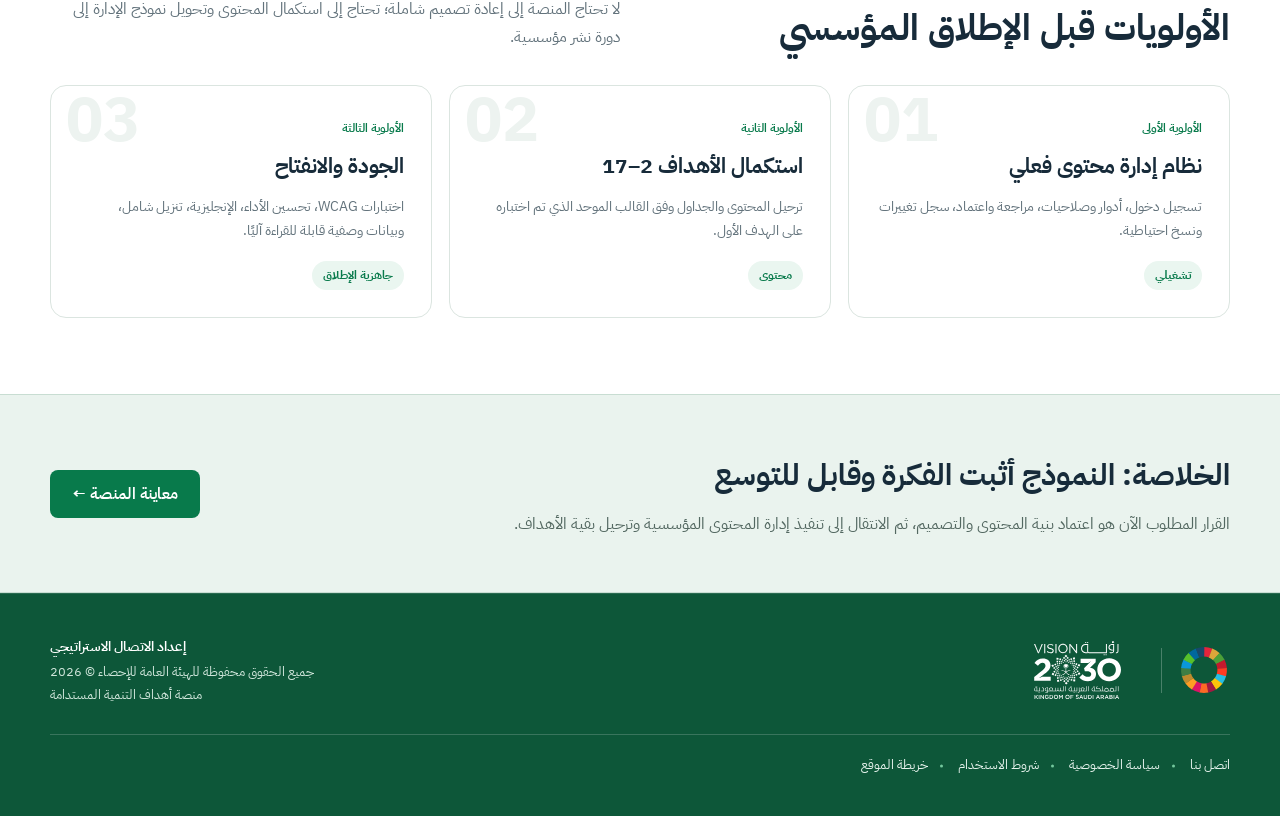
<file: report.html>
<!doctype html>
<html lang="ar" dir="rtl">
<head>
  <meta charset="utf-8">
  <meta name="viewport" content="width=device-width,initial-scale=1">
  <title>التقرير التنفيذي | منصة أهداف التنمية المستدامة</title>
  <link rel="preconnect" href="https://fonts.googleapis.com">
  <link rel="preconnect" href="https://fonts.gstatic.com" crossorigin>
  <link href="https://fonts.googleapis.com/css2?family=IBM+Plex+Sans+Arabic:wght@400;500;600;700&display=swap" rel="stylesheet">
  <link rel="stylesheet" href="preview-banner.css">
  <style>
    :root{--ink:#172b3a;--green:#087a4b;--green-dark:#075d3b;--mint:#eaf6f0;--soft:#f5f8f6;--line:#dbe5e0;--muted:#63737c;--white:#fff;--gold:#c99836;--shadow:0 20px 55px rgba(20,43,58,.09)}
    *{box-sizing:border-box}html{scroll-behavior:smooth}body{margin:0;background:#f4f7f5;color:var(--ink);font-family:"IBM Plex Sans Arabic",Arial,sans-serif;line-height:1.75}.container{width:min(1180px,calc(100% - 40px));margin:auto}a{color:inherit}
    .govbar{height:34px;background:#f0f2f3;border-bottom:1px solid #dde3e5;font-size:11px;color:#485d67}.govbar .container{height:100%;display:flex;align-items:center;justify-content:space-between}.govbar span:first-child:before{content:"◆";color:var(--green);font-size:8px;margin-left:8px}
    .header{background:#fff;border-bottom:1px solid var(--line)}.header__inner{height:96px;display:flex;align-items:center;justify-content:space-between;gap:30px}.brand{display:flex;align-items:center;gap:17px}.brand__sdg{width:54px;height:54px;object-fit:contain}.brand__line{width:1px;height:46px;background:var(--line)}.brand__gastat{width:205px;height:62px;object-fit:contain}.header__tag{text-align:left}.header__tag b{display:block;font-size:15px}.header__tag span{color:var(--muted);font-size:12px}
    .cover{background:linear-gradient(125deg,#fff 0 61%,#eaf5ef 61%);padding:72px 0 62px;position:relative;overflow:hidden}.cover:after{content:"";position:absolute;width:430px;height:430px;border:1px solid #b9ddca;border-radius:50%;left:-180px;bottom:-250px}.cover__grid{display:grid;grid-template-columns:1.22fr .78fr;align-items:center;gap:60px}.eyebrow{color:var(--green);font-weight:600;font-size:14px}.cover h1{font-size:clamp(40px,5.5vw,68px);line-height:1.18;margin:12px 0 18px;letter-spacing:-1.5px}.cover h1 span{color:var(--green)}.cover p{font-size:18px;color:var(--muted);max-width:720px;margin:0}.cover__meta{display:flex;gap:22px;margin-top:34px}.cover__meta div{padding-left:22px;border-left:1px solid var(--line)}.cover__meta div:last-child{border:0}.cover__meta b{display:block;font-size:15px}.cover__meta span{font-size:12px;color:var(--muted)}.readiness{width:280px;aspect-ratio:1;border-radius:50%;background:#fff;border:1px solid #a9d7be;box-shadow:var(--shadow);display:grid;place-items:center;position:relative;margin-inline-start:auto}.readiness:before{content:"";position:absolute;inset:14px;border:1px dashed #9bd0b3;border-radius:50%}.readiness div{text-align:center;position:relative}.readiness strong{display:block;color:var(--green);font-size:72px;line-height:1}.readiness b{display:block;font-size:18px;margin-top:8px}.readiness span{font-size:12px;color:var(--muted)}
    .nav{background:var(--green-dark);color:#fff;position:sticky;top:0;z-index:10;box-shadow:0 8px 25px rgba(7,93,59,.15)}.nav .container{min-height:58px;display:flex;align-items:center;gap:28px;overflow:auto}.nav a{white-space:nowrap;text-decoration:none;color:#d9eee4;font-size:13px}.nav a:hover{color:#fff}
    .stats{background:#fff;border-bottom:1px solid var(--line)}.stats__grid{display:grid;grid-template-columns:repeat(4,1fr)}.stat{padding:28px;border-left:1px solid var(--line)}.stat:last-child{border:0}.stat strong{font-size:31px;color:var(--green);display:block}.stat span{font-size:13px;color:var(--muted)}
    section{padding:76px 0}.section--white{background:#fff}.head{display:flex;align-items:end;justify-content:space-between;gap:35px;margin-bottom:34px}.head h2{font-size:36px;line-height:1.25;margin:0}.head p{max-width:570px;color:var(--muted);margin:0}.kicker{color:var(--green);font-weight:600;font-size:13px;margin-bottom:7px}
    .executive{display:grid;grid-template-columns:1.25fr .75fr;gap:22px}.card{background:#fff;border:1px solid var(--line);border-radius:17px;padding:30px}.card--featured{border-top:4px solid var(--green)}.card h3{margin:0 0 13px;font-size:24px}.card p{color:#495d67;margin:0}.decision{background:var(--green-dark);color:#fff;border:0}.decision p{color:#d4e9df}.decision .label{display:inline-block;background:#ffffff18;border:1px solid #ffffff25;border-radius:20px;padding:4px 11px;margin-bottom:17px;font-size:12px}
    .features{display:grid;grid-template-columns:repeat(3,1fr);gap:16px}.feature{background:#fff;border:1px solid var(--line);border-radius:16px;padding:26px;min-height:190px}.feature__icon{width:44px;height:44px;border-radius:12px;background:var(--mint);color:var(--green);display:grid;place-items:center;font-size:20px;margin-bottom:20px}.feature h3{font-size:19px;margin:0 0 8px}.feature p{font-size:14px;color:var(--muted);margin:0}
    .delivery{display:grid;grid-template-columns:repeat(2,1fr);gap:18px}.delivered{background:#fff;border:1px solid var(--line);border-radius:16px;padding:25px;display:grid;grid-template-columns:48px 1fr;gap:16px}.delivered__n{width:44px;height:44px;border-radius:50%;background:var(--green);color:#fff;display:grid;place-items:center;font-weight:700}.delivered h3{margin:0 0 6px;font-size:19px}.delivered p{margin:0;color:var(--muted);font-size:14px}.delivered ul{margin:12px 0 0;padding-right:18px;color:#455963;font-size:13px}
    .journey{display:grid;grid-template-columns:repeat(4,1fr);position:relative}.journey:before{content:"";position:absolute;top:24px;right:8%;left:8%;height:2px;background:#bcd8c9}.step{position:relative;padding:0 18px;text-align:center}.step__dot{width:48px;height:48px;border-radius:50%;background:#fff;border:2px solid var(--green);color:var(--green);display:grid;place-items:center;margin:0 auto 18px;font-weight:700;position:relative}.step.done .step__dot{background:var(--green);color:#fff}.step h3{font-size:17px;margin:0 0 6px}.step p{font-size:13px;color:var(--muted);margin:0}
    .architecture{background:linear-gradient(135deg,#0c6542,#084d34);color:#fff}.architecture .head p{color:#cee6da}.arch-grid{display:grid;grid-template-columns:repeat(4,1fr);gap:12px}.arch-item{background:#ffffff0e;border:1px solid #ffffff20;border-radius:14px;padding:23px}.arch-item span{display:block;color:#92d3b2;font-size:12px}.arch-item b{display:block;font-size:18px;margin:6px 0}.arch-item p{color:#cde3d9;font-size:13px;margin:0}
    .comparison{display:grid;grid-template-columns:360px 1fr;gap:35px;align-items:start}.score-card{background:#fff;border:1px solid #add5bf;border-radius:20px;padding:28px;text-align:center;box-shadow:var(--shadow)}.score-card strong{font-size:72px;color:var(--green);line-height:1}.score-card b{display:block;font-size:20px}.score-card span{color:var(--muted);font-size:12px}.bars{display:grid;gap:15px}.bar{display:grid;grid-template-columns:170px 1fr 45px;align-items:center;gap:14px}.bar span{font-size:13px}.bar__track{height:9px;background:#e6ece9;border-radius:20px;overflow:hidden;direction:ltr}.bar__track i{display:block;height:100%;width:var(--value);background:linear-gradient(90deg,var(--green),#58b984);border-radius:inherit}.bar b{text-align:left;font-size:14px}
    .next{display:grid;grid-template-columns:repeat(3,1fr);gap:17px;counter-reset:next}.next article{background:#fff;border:1px solid var(--line);border-radius:16px;padding:27px;position:relative;overflow:hidden}.next article:after{counter-increment:next;content:"0" counter(next);position:absolute;left:15px;top:4px;font-size:62px;color:#edf3f0;font-weight:700;line-height:1}.next span{font-size:12px;color:var(--green);font-weight:600}.next h3{font-size:21px;margin:7px 0 10px;position:relative;z-index:1}.next p{font-size:14px;color:var(--muted);margin:0}.next b{display:inline-block;margin-top:17px;background:var(--mint);color:var(--green);border-radius:18px;padding:4px 11px;font-size:12px}
    .closing{padding:54px 0;background:#eaf3ee;border-block:1px solid #c8ddd2}.closing__inner{display:grid;grid-template-columns:1fr auto;gap:35px;align-items:center}.closing h2{margin:0;font-size:30px}.closing p{margin:9px 0 0;color:#536861}.closing a{display:inline-flex;min-height:48px;padding:0 22px;align-items:center;border-radius:8px;background:var(--green);color:#fff;text-decoration:none;font-weight:600}
    footer{background:#0d5739;color:#fff;padding:40px 0}.footer__inner{display:flex;align-items:center;justify-content:space-between;gap:30px}.footer__logos{display:flex;align-items:center;gap:16px}.footer__logos img:first-child{width:52px;height:52px;object-fit:contain}.footer__logos img:last-child{width:135px;height:58px;object-fit:contain;filter:brightness(0) invert(1)}.footer__logos i{width:1px;height:45px;background:#ffffff35}.footer__inner p{margin:0;color:#cfe5da;font-size:13px;text-align:left}
    @media(max-width:850px){.header__inner,.footer__inner{height:auto;padding:22px 0;align-items:flex-start;flex-direction:column}.header__tag{text-align:right}.cover{background:#fff}.cover__grid,.executive,.comparison,.closing__inner{grid-template-columns:1fr}.readiness{margin:10px auto 0;width:230px}.stats__grid{grid-template-columns:1fr 1fr}.stat:nth-child(2){border-left:0}.stat:nth-child(-n+2){border-bottom:1px solid var(--line)}.features{grid-template-columns:1fr 1fr}.journey,.arch-grid,.next{grid-template-columns:1fr 1fr}.journey:before{display:none}.delivery{grid-template-columns:1fr}.head{display:block}.head p{margin-top:12px}.brand__gastat{width:165px}.cover h1{font-size:40px}}
    @media(max-width:520px){.container{width:min(100% - 28px,1180px)}.features,.journey,.arch-grid,.next{grid-template-columns:1fr}.cover__meta{display:block}.cover__meta div{border:0;border-bottom:1px solid var(--line);padding:10px 0}.bar{grid-template-columns:120px 1fr 35px}.brand__gastat{width:130px}.brand__sdg{width:44px}.head h2{font-size:29px}}
    @media print{.nav{display:none}body{background:#fff}.cover,section{break-inside:avoid}.card,.feature,.delivered,.score-card,.next article{box-shadow:none}@page{size:A4 landscape;margin:12mm}}
  </style>
</head>
<body>
  <div class="govbar"><div class="container"><span>موقع حكومي رسمي تابع لحكومة المملكة العربية السعودية</span><span>التقرير التنفيذي للمشروع</span></div></div>
  <header class="header"><div class="container header__inner"><div class="brand"><img class="brand__sdg" src="assets/sdg-color-wheel.svg" alt="ألوان أهداف التنمية المستدامة"><span class="brand__line"></span><img class="brand__gastat" src="assets/gastat-logo.svg" alt="الهيئة العامة للإحصاء"></div><div class="header__tag"><b>منصة أهداف التنمية المستدامة</b><span>تقرير الإنجاز والجاهزية الرقمية · 2026</span></div></div></header>

  <section class="cover"><div class="container cover__grid"><div><div class="eyebrow">تقرير تنفيذي للإدارة وأصحاب المصلحة</div><h1>تجربة رقمية موحّدة<br><span>لأهداف التنمية المستدامة</span></h1><p>نموذج تنفيذي يعيد تنظيم المحتوى الرسمي والغايات والمؤشرات في صفحات مترابطة، ويتيح عرض المنهجيات والبيانات وتنزيلها مباشرة، ضمن تجربة عربية واضحة ومتجاوبة وقابلة للتوسع.</p><div class="cover__meta"><div><b>إعداد</b><span>الاتصال الاستراتيجي</span></div><div><b>نطاق التقرير</b><span>التصميم، المحتوى، النشر والجاهزية</span></div><div><b>النسخة</b><span>النموذج التنفيذي المطوّر</span></div><div><b>تاريخ الحالة</b><span>سبتمبر 2026</span></div></div></div><div class="readiness" aria-label="جاهزية النموذج 92 بالمئة"><div><strong>92%</strong><b>جاهزية النموذج</b><span>اكتمال وظيفي للنموذج الرقمي</span></div></div></div></section>

  <nav class="nav" aria-label="محتويات التقرير"><div class="container"><a href="#summary">الملخص التنفيذي</a><a href="#features">مميزات المنصة</a><a href="#delivered">ما تم تنفيذه</a><a href="#experience">تجربة المستخدم</a><a href="#architecture">منظومة النشر</a><a href="#benchmark">المقارنة المرجعية</a><a href="#next">الخطوات القادمة</a></div></nav>
  <div class="stats"><div class="container stats__grid"><article class="stat"><strong>17</strong><span>هدفًا في تجربة موحّدة</span></article><article class="stat"><strong>13</strong><span>مؤشرًا ممثلًا في نموذج الهدف الأول</span></article><article class="stat"><strong>3</strong><span>صيغ تنزيل: Excel وCSV وPDF</span></article><article class="stat"><strong>100%</strong><span>تجربة عربية RTL ومتجاوبة</span></article></div></div>

  <main>
    <section id="summary"><div class="container"><div class="head"><div><div class="kicker">الملخص التنفيذي</div><h2>ما الذي تم بناؤه؟</h2></div><p>انتقل المشروع من صفحة تعريفية تقليدية إلى نموذج منصة مترابطة، تضع المحتوى الرسمي والبيانات والمنهجية في تجربة واحدة قابلة للتوسع على جميع الأهداف.</p></div><div class="executive"><article class="card card--featured"><h3>منصة نشر وليست واجهة عرض فقط</h3><p>تم تأسيس بنية تسمح بنشر محتوى كل هدف على هيئة مؤشرات متتابعة، ولكل مؤشر وصف ومصدر ووحدة قياس ومستوى تفصيل وطريقة حساب وجداول. ومن المحتوى المنشور نفسه يستطيع المستخدم تنزيل البيانات أو طباعة الصفحة، دون الحاجة إلى إدارة ملفات PDF منفصلة لكل تحديث.</p></article><article class="card decision"><span class="label">الخلاصة</span><h3>التصميم جاهز للاعتماد كنموذج مرجعي</h3><p>العمل المتبقي يتركز في تحويل أداة النشر المحلية إلى نظام مؤسسي بصلاحيات واعتماد، واستكمال محتوى بقية الأهداف.</p></article></div></div></section>

    <section class="section--white" id="features"><div class="container"><div class="head"><div><div class="kicker">القيمة المقدمة</div><h2>مميزات الصفحة والمنصة</h2></div><p>تم اتخاذ القرارات البصرية والوظيفية لتخدم الجمهور العام والباحث والموظف الناشر في الوقت نفسه.</p></div><div class="features">
      <article class="feature"><span class="feature__icon">◉</span><h3>هوية سعودية رسمية</h3><p>هوية الهيئة، كود المنصات، رؤية السعودية 2030 وألوان أهداف التنمية ضمن نظام بصري واحد غير مزدحم.</p></article>
      <article class="feature"><span class="feature__icon">17</span><h3>استكشاف واضح للأهداف</h3><p>بطاقات موحدة للأهداف بألوانها الصحيحة وروابط مباشرة توضح للمستخدم أن لكل هدف محتوى تفصيليًا.</p></article>
      <article class="feature"><span class="feature__icon">▤</span><h3>محتوى المؤشر كامل</h3><p>تعريف، مصدر، وحدة قياس، مستوى تفصيل، منهجية، تحديث، ملاحظات وجداول بيانات داخل الصفحة.</p></article>
      <article class="feature"><span class="feature__icon">⇩</span><h3>تنزيل من المحتوى</h3><p>توليد Excel وCSV من البيانات المنشورة، وطباعة PDF مصممة دون قوائم التنقل والعناصر غير اللازمة.</p></article>
      <article class="feature"><span class="feature__icon">♿</span><h3>إمكانية الوصول</h3><p>أداة موحدة لتكبير النص، التباين العالي، التدرج الرمادي وإعادة الضبط في جميع الصفحات.</p></article>
      <article class="feature"><span class="feature__icon">↔</span><h3>متجاوبة مع الجوال</h3><p>تنقل مرن، جداول قابلة للاستخدام، بطاقات يعاد ترتيبها، وأحجام نصوص مناسبة للشاشات الصغيرة.</p></article>
      <article class="feature"><span class="feature__icon">✓</span><h3>حوكمة نشر واضحة</h3><p>دورة إعداد ومراجعة واعتماد ونشر، مع تعريف الأدوار والحقول الإلزامية وحالات المحتوى.</p></article>
      <article class="feature"><span class="feature__icon">⌕</span><h3>جداول قابلة للاستخدام</h3><p>فلترة مستقلة لكل جدول، مع تنزيل ملف Excel خاص ببيانات كل مؤشر مباشرة من صفحته.</p></article>
      <article class="feature"><span class="feature__icon">EN</span><h3>نسخة إنجليزية فعلية</h3><p>صفحة إنجليزية كاملة للتعريف بالمنصة والأهداف والمنهجية والوصول إلى بيانات المؤشرات.</p></article>
    </div></div></section>

    <section id="delivered"><div class="container"><div class="head"><div><div class="kicker">نطاق الإنجاز</div><h2>ما تم تنفيذه حتى الآن</h2></div><p>الحزمة الحالية تغطي مسار المستخدم الأساسي ومسار إعداد المحتوى كنموذج قابل للتعميم.</p></div><div class="delivery">
      <article class="delivered"><span class="delivered__n">01</span><div><h3>الصفحة الرئيسية</h3><p>Hero بصري، بطاقات الأهداف، شركاء البيانات والفوتر الرسمي ضمن هوية حكومية موحّدة.</p><ul><li>17 بطاقة بألوان الأهداف الرسمية</li><li>أرقام وروابط واضحة لكل هدف</li><li>بطاقات رسمية لشركاء البيانات وسلايدر متجاوب</li></ul></div></article>
      <article class="delivered"><span class="delivered__n">02</span><div><h3>صفحة نبذة عن المنصة</h3><p>تعريف التنمية المستدامة ودور الهيئة وما تقدمه المنصة للمستفيد.</p><ul><li>تسلسل محتوى مؤسسي</li><li>ربط مباشر بالأهداف</li><li>هوية موحدة مع بقية الصفحات</li></ul></div></article>
      <article class="delivered"><span class="delivered__n">03</span><div><h3>صفحة المنهجية</h3><p>عكس محتوى المنهجية الرسمي الخاص بتحليل الفجوات وبطاقات المؤشرات.</p><ul><li>محتوى الصفحة الرسمية المطلوبة</li><li>تنظيم خطوات توفير البيانات</li><li>شرح القياس والحساب</li></ul></div></article>
      <article class="delivered"><span class="delivered__n">04</span><div><h3>نموذج الهدف الأول</h3><p>عرض الغايات والمؤشرات والبيانات بتجربة نشر قابلة للتكرار على بقية الأهداف.</p><ul><li>قائمة جانبية مختصرة تعرض رقم المؤشر فقط</li><li>فلترة مستقلة لكل جدول</li><li>تنزيل Excel لكل مؤشر وتحسين بطاقة الهدف</li></ul></div></article>
      <article class="delivered"><span class="delivered__n">05</span><div><h3>نموذج لوحة التحكم</h3><p>واجهة تجريبية لإدخال بيانات الهدف والمؤشرات والجداول واستيراد Excel وCSV وJSON.</p><ul><li>معاينة قبل النشر</li><li>حفظ محلي للنموذج</li><li>بنية قابلة للربط بنظام إدارة محتوى</li></ul></div></article>
      <article class="delivered"><span class="delivered__n">06</span><div><h3>التقرير المرجعي العالمي</h3><p>مقارنة المنصة بخمس منصات دولية وفق ثمانية محاور للنضج الرقمي.</p><ul><li>نقاط القوة والفجوات</li><li>مواقع الاختبار الرسمية</li><li>خارطة تطوير لمدة 90 يومًا</li></ul></div></article>
      <article class="delivered"><span class="delivered__n">07</span><div><h3>شركاء البيانات</h3><p>تطوير القسم ليعرض الجهات الوطنية في بطاقات مؤسسية متناسقة باستخدام الشعارات الرسمية.</p><ul><li>شعار واسم واضحان لكل جهة</li><li>حركة تبدأ من اليمين وتدعم السحب على الجوال</li><li>أسهم تنقل واضحة أسفل السلايدر</li></ul></div></article>
      <article class="delivered"><span class="delivered__n">08</span><div><h3>تجربة موحّدة ومتجاوبة</h3><p>توحيد الهيدر والفوتر والهوية ومسارات التنقل عبر صفحات المنصة، مع تحسين الاستخدام على الجوال.</p><ul><li>واجهة عربية RTL</li><li>قوائم وأزرار متجاوبة</li><li>تجربة متسقة بين الرئيسية وصفحات الأهداف</li></ul></div></article>
    </div></div></section>

    <section class="section--white" id="experience"><div class="container"><div class="head"><div><div class="kicker">مسار المستفيد</div><h2>تجربة استخدام مختصرة وواضحة</h2></div><p>المستخدم ينتقل من الفكرة العامة إلى المؤشر والبيانات دون القفز بين ملفات أو مصادر منفصلة.</p></div><div class="journey"><article class="step done"><span class="step__dot">1</span><h3>اختيار الهدف</h3><p>من شبكة الأهداف في الرئيسية</p></article><article class="step done"><span class="step__dot">2</span><h3>اختيار المؤشر</h3><p>من القائمة الجانبية الواضحة</p></article><article class="step done"><span class="step__dot">3</span><h3>فهم المنهجية</h3><p>الوصف والمصدر والحساب</p></article><article class="step done"><span class="step__dot">4</span><h3>استخدام البيانات</h3><p>الجداول والتنزيل والطباعة</p></article></div></div></section>

    <section class="architecture" id="architecture"><div class="container"><div class="head"><div><div class="kicker" style="color:#91d4b2">تصور منظومة النشر</div><h2>المحتوى مرة واحدة، ومخرجات متعددة</h2></div><p>الهدف التشغيلي هو أن يدخل الموظف المحتوى المنظم مرة واحدة، ثم تتولى المنصة إنتاج صفحة الويب والتنزيلات بصورة آلية.</p></div><div class="arch-grid"><article class="arch-item"><span>المدخل</span><b>نموذج الهدف والمؤشرات</b><p>حقول موحدة ومراجعة إلزامية.</p></article><article class="arch-item"><span>المعالجة</span><b>اعتماد وجودة</b><p>صلاحيات، مراجعة وسجل إصدارات.</p></article><article class="arch-item"><span>النشر</span><b>صفحة ويب متجاوبة</b><p>تعريف ومنهجية وجداول.</p></article><article class="arch-item"><span>المخرجات</span><b>Excel · CSV · PDF</b><p>تُنشأ من المحتوى المنشور نفسه.</p></article></div></div></section>

    <section id="benchmark"><div class="container"><div class="head"><div><div class="kicker">المقارنة المرجعية بعد التحسين</div><h2>موضع المنصة ضمن عينة عالمية</h2></div><p>تقييم خبراء للنموذج الرقمي بعد إضافة الشفافية والبيانات المفتوحة والإنجليزية وحوكمة النشر. ليس تصنيفًا دوليًا معتمدًا، ولا يشمل جاهزية البنية الخلفية للإنتاج.</p></div><div class="comparison"><article class="score-card"><strong>90</strong><b>من 100</b><span>نموذج مرجعي مرتفع النضج</span></article><div class="bars"><div class="bar"><span>الهوية والسياق الوطني</span><div class="bar__track"><i style="--value:100%"></i></div><b>10</b></div><div class="bar"><span>السرد البصري</span><div class="bar__track"><i style="--value:90%"></i></div><b>9</b></div><div class="bar"><span>اكتشاف المؤشرات</span><div class="bar__track"><i style="--value:90%"></i></div><b>9</b></div><div class="bar"><span>البيانات والتنزيل</span><div class="bar__track"><i style="--value:90%"></i></div><b>9</b></div><div class="bar"><span>الإتاحة والجوال</span><div class="bar__track"><i style="--value:90%"></i></div><b>9</b></div><div class="bar"><span>حوكمة التحديث</span><div class="bar__track"><i style="--value:90%"></i></div><b>9</b></div><div class="bar"><span>تعدد اللغات</span><div class="bar__track"><i style="--value:80%"></i></div><b>8</b></div></div></div></div></section>

    <section class="section--white" id="next"><div class="container"><div class="head"><div><div class="kicker">المرحلة القادمة</div><h2>الأولويات قبل الإطلاق المؤسسي</h2></div><p>لا تحتاج المنصة إلى إعادة تصميم شاملة؛ تحتاج إلى استكمال المحتوى وتحويل نموذج الإدارة إلى دورة نشر مؤسسية.</p></div><div class="next"><article><span>الأولوية الأولى</span><h3>نظام إدارة محتوى فعلي</h3><p>تسجيل دخول، أدوار وصلاحيات، مراجعة واعتماد، سجل تغييرات ونسخ احتياطية.</p><b>تشغيلي</b></article><article><span>الأولوية الثانية</span><h3>استكمال الأهداف 2–17</h3><p>ترحيل المحتوى والجداول وفق القالب الموحد الذي تم اختباره على الهدف الأول.</p><b>محتوى</b></article><article><span>الأولوية الثالثة</span><h3>الجودة والانفتاح</h3><p>اختبارات WCAG، تحسين الأداء، الإنجليزية، تنزيل شامل، وبيانات وصفية قابلة للقراءة آليًا.</p><b>جاهزية الإطلاق</b></article></div></div></section>
  </main>

  <section class="closing"><div class="container closing__inner"><div><h2>الخلاصة: النموذج أثبت الفكرة وقابل للتوسع</h2><p>القرار المطلوب الآن هو اعتماد بنية المحتوى والتصميم، ثم الانتقال إلى تنفيذ إدارة المحتوى المؤسسية وترحيل بقية الأهداف.</p></div><a href="index.html">معاينة المنصة ←</a></div></section>
  <footer><div class="container footer__inner"><div class="footer__logos"><img src="assets/sdg-color-wheel.svg" alt="ألوان أهداف التنمية المستدامة"><i></i><img src="assets/saudi-vision-2030.svg" alt="رؤية السعودية 2030"></div><p><b>إعداد الاتصال الاستراتيجي</b><br>جميع الحقوق محفوظة للهيئة العامة للإحصاء © 2026<br>تقرير تنفيذي لنموذج منصة أهداف التنمية المستدامة</p></div></footer>
  <script src="preview-banner.js"></script>
</body>
</html>
</file>
<file: styles.css>
:root{--navy:#102c3d;--navy2:#071f2d;--teal:#0d6b64;--green:#0d7658;--sand:#cdbb9c;--ink:#162a36;--muted:#637580;--line:#dce3e6;--off:#f5f7f6;--white:#fff;--max:1240px}
*{box-sizing:border-box}html{scroll-behavior:smooth}body{margin:0;color:var(--ink);background:#fff;font-family:'IBM Plex Sans Arabic','Segoe UI',Tahoma,sans-serif;line-height:1.65}a{color:inherit;text-decoration:none}button,input{font:inherit}.container{width:min(var(--max),calc(100% - 48px));margin-inline:auto}.skip{position:fixed;top:-80px;right:24px;z-index:99;background:#fff;padding:10px 18px}.skip:focus{top:12px}.sr-only{position:absolute;width:1px;height:1px;overflow:hidden;clip:rect(0,0,0,0)}
.govbar{background:#f3f5f4;border-bottom:1px solid #e2e8e5;color:#41535b;font-size:12px}.govbar__inner{height:34px;display:flex;align-items:center;gap:9px}.flag{font-size:9px;color:#08745a}.govbar__verify{border:0;background:none;color:#45605f;margin-right:auto;cursor:pointer;font-size:11px}.header{height:90px;position:absolute;top:34px;inset-inline:0;z-index:10;color:#fff;border-bottom:1px solid rgba(255,255,255,.16);transition:.3s}.header.scrolled{position:fixed;top:0;height:72px;background:rgba(9,34,47,.97);backdrop-filter:blur(16px);box-shadow:0 8px 30px #071c2920}.header__inner{height:100%;display:flex;align-items:center}.brand{display:flex;align-items:center;gap:13px;min-width:245px}.brand__mark{height:47px;width:42px;display:flex;align-items:flex-end;justify-content:center;gap:2px;padding:6px 4px;border:1px solid rgba(255,255,255,.25);border-radius:3px}.brand__mark i{width:4px;background:currentColor;display:block;border-radius:3px 3px 0 0}.brand__mark i:nth-child(1){height:11px}.brand__mark i:nth-child(2){height:25px}.brand__mark i:nth-child(3){height:17px}.brand__mark i:nth-child(4){height:33px}.brand__mark i:nth-child(5){height:21px}.brand__name{display:flex;flex-direction:column;line-height:1.4}.brand__name b{font-size:16px}.brand__name small{font-size:9px;opacity:.72;letter-spacing:.2px}.nav{display:flex;align-items:center;justify-content:center;gap:32px;flex:1;font-size:14px}.nav a{height:90px;display:flex;align-items:center;position:relative;opacity:.84;transition:.2s}.scrolled .nav a{height:72px}.nav a:hover,.nav a.active{opacity:1}.nav a.active:after{content:"";position:absolute;bottom:-1px;right:0;left:0;height:3px;background:#79ad8e}.header__tools{display:flex;align-items:center;gap:12px}.icon-btn{width:38px;height:38px;background:transparent;color:#fff;border:1px solid rgba(255,255,255,.24);border-radius:50%;cursor:pointer;font-size:23px;line-height:1}.lang{font-size:13px;border-right:1px solid rgba(255,255,255,.25);padding-right:14px}.menu-btn{display:none;background:none;border:0;padding:8px}.menu-btn span{display:block;width:24px;height:2px;background:white;margin:5px}
.hero{height:min(820px,calc(100vh - 34px));min-height:670px;position:relative;color:#fff;overflow:hidden;background:#102c3d}.hero__media{position:absolute;inset:0;background:url('assets/saudi-sustainability-hero.png') center/cover no-repeat;transform:scale(1.02);animation:heroZoom 16s ease-out both}.hero__veil{position:absolute;inset:0;background:linear-gradient(90deg,rgba(4,24,36,.24) 0%,rgba(5,28,41,.28) 42%,rgba(5,28,41,.88) 100%),linear-gradient(0deg,rgba(3,20,30,.7),transparent 48%)}.hero__texture{position:absolute;inset:0;opacity:.08;background-image:url("data:image/svg+xml,%3Csvg viewBox='0 0 160 160' xmlns='http://www.w3.org/2000/svg'%3E%3Cfilter id='n'%3E%3CfeTurbulence type='fractalNoise' baseFrequency='.9' numOctaves='2' stitchTiles='stitch'/%3E%3C/filter%3E%3Crect width='100%25' height='100%25' filter='url(%23n)' opacity='.45'/%3E%3C/svg%3E")}.hero__content{position:relative;z-index:2;padding-top:190px}.eyebrow{display:flex;align-items:center;gap:10px;font-size:13px;letter-spacing:.5px;color:#cfddd8}.eyebrow span{width:34px;height:1px;background:#78b492}.hero h1{font-size:clamp(48px,6vw,86px);line-height:1.12;letter-spacing:-2px;margin:20px 0 25px;max-width:720px;font-weight:300}.hero h1 em{font-style:normal;font-weight:700}.hero__content>p{max-width:575px;font-size:18px;color:#d9e1e2;margin:0 0 34px}.hero__actions{display:flex;gap:14px}.btn{display:inline-flex;align-items:center;justify-content:center;gap:20px;min-height:54px;padding:0 25px;border-radius:3px;font-size:14px;font-weight:600;transition:.25s}.btn:hover{transform:translateY(-2px)}.btn--primary{background:#fff;color:var(--navy)}.btn--primary:hover{background:#e9f0ed}.btn--ghost{border:1px solid rgba(255,255,255,.4);color:#fff}.play{font-size:10px}.hero__meta{position:absolute;bottom:34px;left:0;right:0;z-index:2;display:flex;align-items:flex-end;justify-content:flex-start;direction:ltr;gap:12px;pointer-events:none}.hero__meta strong{font-size:70px;line-height:.8;font-weight:300;letter-spacing:-4px}.hero__meta strong span{font-weight:700}.hero__meta>span{font-size:10px;max-width:70px;line-height:1.4;text-transform:uppercase;opacity:.65}.scroll{position:absolute;z-index:3;bottom:28px;right:50%;width:25px;height:40px;border:1px solid #ffffff70;border-radius:20px}.scroll span{position:absolute;top:8px;right:10px;width:3px;height:7px;border-radius:3px;background:#fff;animation:scroll 1.8s infinite}@keyframes scroll{0%{opacity:0;transform:translateY(0)}40%{opacity:1}100%{opacity:0;transform:translateY(12px)}}@keyframes heroZoom{from{transform:scale(1.08)}to{transform:scale(1.02)}}
.numbers{background:#fff;position:relative;z-index:4;box-shadow:0 -8px 30px rgba(0,0,0,.05)}.numbers__grid{display:grid;grid-template-columns:repeat(4,1fr);padding-block:38px}.numbers article{display:flex;align-items:center;justify-content:center;gap:16px;border-left:1px solid var(--line)}.numbers article:last-child{border-left:0}.numbers strong{font-size:42px;line-height:1;font-weight:600;color:var(--navy);letter-spacing:-1px}.numbers span{color:#697a83;font-size:13px}.numbers .vision strong{color:var(--green)}
.section{padding:110px 0}.section-head{display:flex;align-items:flex-end;justify-content:space-between;gap:50px;margin-bottom:48px}.section-head h2,.kingdom h2,.indicator-cta h2{font-size:clamp(34px,4vw,50px);line-height:1.25;margin:9px 0 0;letter-spacing:-1px}.section-head>p{max-width:480px;color:var(--muted);font-size:16px;margin:0}.kicker{font-size:12px;color:var(--green);font-weight:600;letter-spacing:1.2px}.goals{background:var(--off)}.goals__grid{display:grid;grid-template-columns:repeat(6,1fr);gap:11px}.goal{position:relative;aspect-ratio:1/1.07;background:var(--goal);color:#fff;padding:16px;display:flex;flex-direction:column;overflow:hidden;box-shadow:0 4px 8px #20323b10;opacity:0;transform:translateY(15px);transition:transform .35s,box-shadow .35s,opacity .5s}.goal.seen{opacity:1;transform:none}.goal:nth-child(2n){transition-delay:.04s}.goal:nth-child(3n){transition-delay:.08s}.goal:hover{transform:translateY(-7px);box-shadow:0 18px 25px #20323b25}.goal__number{font-size:12px;font-weight:600;opacity:.9}.goal__icon{font-size:41px;line-height:1;text-align:center;margin:auto;font-family:Arial,sans-serif}.goal strong{font-size:13px;line-height:1.35;max-width:115px}.goal>i{font-style:normal;position:absolute;bottom:13px;left:14px;opacity:0;transform:translateX(8px);transition:.25s}.goal:hover>i{opacity:1;transform:none}.goals__footer{display:flex;justify-content:space-between;align-items:center;margin-top:24px;color:#7b898f;font-size:13px}.goals__footer a{color:var(--navy);font-weight:600}.goals__footer b{color:var(--green);margin-right:8px}
.kingdom{padding:120px 0;background:var(--navy);color:#fff;overflow:hidden;position:relative}.kingdom:after{content:"";position:absolute;width:650px;height:650px;border-radius:50%;background:radial-gradient(circle,#23726240,transparent 68%);left:-200px;top:-260px}.kingdom__grid{display:grid;grid-template-columns:1.05fr .95fr;gap:100px;align-items:center}.kingdom__visual{min-height:490px;position:relative;display:grid;place-items:center;direction:ltr}.kingdom__seal{width:210px;height:210px;border:1px solid #ffffff3b;border-radius:50%;display:flex;flex-direction:column;align-items:center;justify-content:center;background:#173b4c;box-shadow:0 0 0 18px #ffffff08,0 30px 50px #061a2580;z-index:2}.kingdom__seal span{font-size:17px}.kingdom__seal b{font-size:50px;line-height:1.1}.kingdom__seal small{font-size:8px;opacity:.7}.orbit{position:absolute;border:1px dashed #ffffff25;border-radius:50%}.orbit--one{width:390px;height:390px;animation:rotate 40s linear infinite}.orbit--two{width:470px;height:270px;transform:rotate(-20deg)}@keyframes rotate{to{transform:rotate(360deg)}}.data-card{position:absolute;background:#fff;color:var(--navy);min-width:170px;padding:15px 18px;border-radius:4px;z-index:3;box-shadow:0 15px 30px #061a2545;display:flex;flex-direction:column}.data-card small{font-size:9px;color:#728188}.data-card strong{font-size:14px}.data-card i{width:42px;height:3px;background:#2c9b6f;margin-top:9px}.data-card--one{top:56px;left:24px}.data-card--two{top:205px;right:-20px}.data-card--three{bottom:38px;left:63px}.kingdom__copy{position:relative;z-index:2}.kicker--light{color:#8ac0a0}.kingdom__copy p{color:#c3d0d4;max-width:570px;font-size:16px}.text-link{display:inline-flex;align-items:center;gap:17px;margin-top:18px;color:#fff;border-bottom:1px solid #ffffff4f;padding-bottom:7px;font-size:14px}.text-link span{color:#8ac0a0}
.section-head--center{display:block;text-align:center}.section-head--center>p{margin:14px auto 0}.partner-logos{display:grid;grid-template-columns:repeat(5,1fr);border-block:1px solid var(--line);padding:42px 0}.partner-logos>div{min-height:90px;display:flex;align-items:center;justify-content:center;gap:14px;border-left:1px solid var(--line);color:#465b65}.partner-logos>div:last-child{border:0}.partner-logos b{font-size:13px;line-height:1.6}.picon{font-size:30px;color:#658089}.partners__note{text-align:center;color:#8a989e;font-size:12px;margin-top:21px}
.indicator-cta{background:#0c6c61;color:#fff;position:relative;overflow:hidden}.indicator-cta:before{content:"";position:absolute;inset:0;background:linear-gradient(90deg,#094e4a55,transparent),radial-gradient(circle at 15% 50%,#2e9380,transparent 30%)}.indicator-cta__inner{min-height:310px;position:relative;display:grid;grid-template-columns:270px 1fr auto;align-items:center;gap:48px}.indicator-cta__copy p{margin:12px 0 0;color:#d0e4df}.indicator-cta__art{height:190px;display:flex;align-items:flex-end;gap:15px;direction:ltr;position:relative}.indicator-cta__art span{width:27px;background:#ffffff14;border:1px solid #ffffff35;border-radius:4px 4px 0 0}.indicator-cta__art span:nth-child(1){height:50px}.indicator-cta__art span:nth-child(2){height:90px}.indicator-cta__art span:nth-child(3){height:75px}.indicator-cta__art span:nth-child(4){height:140px}.indicator-cta__art span:nth-child(5){height:172px}.indicator-cta__art i{position:absolute;inset:15px 5px 22px 0;background:url("data:image/svg+xml,%3Csvg viewBox='0 0 250 150' xmlns='http://www.w3.org/2000/svg'%3E%3Cpath d='M3 130 C40 120 45 91 80 95 S130 66 148 70 S190 25 240 10' fill='none' stroke='%23fff' stroke-width='3'/%3E%3Ccircle cx='240' cy='10' r='5' fill='%23fff'/%3E%3C/svg%3E") center/contain no-repeat}.btn--white{background:#fff;color:#0c5f57;min-width:205px}
.footer{background:#071f2d;color:#fff;padding-top:75px}.footer__top{display:grid;grid-template-columns:1.3fr .8fr .9fr 1.15fr;gap:60px;padding-bottom:60px}.brand--footer{min-width:0}.footer__brand>p,.newsletter p{font-size:12px;color:#9babb2}.socials{display:flex;gap:8px;margin-top:22px}.socials a{width:32px;height:32px;border:1px solid #ffffff26;display:grid;place-items:center;border-radius:50%;font-size:11px}.footer h3{font-size:14px;margin:0 0 22px}.footer__top>div:not(:first-child) a{display:block;color:#aebbc0;font-size:12px;margin:10px 0}.newsletter form{display:flex;border:1px solid #ffffff35;margin-top:18px;border-radius:3px;overflow:hidden}.newsletter input{min-width:0;flex:1;color:#fff;background:transparent;border:0;padding:12px 14px;outline:0}.newsletter button{width:48px;border:0;background:#fff;color:var(--navy);cursor:pointer}.footer__bottom{min-height:70px;border-top:1px solid #ffffff17;display:flex;align-items:center;justify-content:space-between;color:#768a93;font-size:10px}.footer__bottom div{display:flex;gap:24px}
.search-panel{position:fixed;inset:0;background:rgba(6,28,41,.97);z-index:50;color:#fff;display:grid;place-items:center;opacity:0;visibility:hidden;transition:.3s}.search-panel.open{opacity:1;visibility:visible}.search-panel>button{position:absolute;top:30px;left:40px;background:none;border:0;color:#fff;font-size:35px}.search-panel>div{width:min(720px,calc(100% - 40px));display:flex;flex-direction:column;gap:12px}.search-panel span{color:#9ab0b8}.search-panel input{background:transparent;border:0;border-bottom:2px solid #fff;color:#fff;padding:15px 0;font-size:32px;outline:0}.search-panel small{color:#7f969e}.reveal{opacity:0;transform:translateY(22px);transition:opacity .7s,transform .7s}.reveal.seen{opacity:1;transform:none}.hero .reveal{animation:rise .75s both}.hero .reveal:nth-child(2){animation-delay:.12s}.hero .reveal:nth-child(3){animation-delay:.24s}.hero .reveal:nth-child(4){animation-delay:.36s}@keyframes rise{from{opacity:0;transform:translateY(25px)}to{opacity:1;transform:none}}
@media(max-width:1050px){.nav{gap:18px}.nav a{font-size:12px}.goals__grid{grid-template-columns:repeat(4,1fr)}.kingdom__grid{gap:45px}.indicator-cta__inner{grid-template-columns:180px 1fr}.indicator-cta .btn{grid-column:2;margin-bottom:35px;justify-self:start}.footer__top{grid-template-columns:1.2fr 1fr 1fr}.newsletter{grid-column:1/-1}}
@media(max-width:760px){.container{width:min(100% - 32px,var(--max))}.govbar__inner{font-size:9px}.header{height:72px}.brand{min-width:0}.brand__name b{font-size:13px}.brand__name small{display:none}.brand__mark{height:40px;width:36px}.nav{position:fixed;top:106px;right:0;left:0;background:#092838;display:flex;flex-direction:column;align-items:stretch;gap:0;padding:10px 24px 25px;transform:translateY(-130%);transition:.35s;z-index:-1}.menu-open .nav{transform:none}.nav a,.scrolled .nav a{height:50px;border-bottom:1px solid #ffffff12}.nav a.active:after{display:none}.menu-btn{display:block}.lang{display:none}.hero{min-height:700px;height:92vh}.hero__media{background-position:43% center}.hero__veil{background:linear-gradient(90deg,rgba(4,25,37,.55),rgba(5,28,41,.9))}.hero__content{padding-top:160px}.hero h1{font-size:48px}.hero__content>p{font-size:15px}.hero__actions{flex-direction:column;align-items:stretch;max-width:330px}.hero__meta{display:none}.numbers__grid{grid-template-columns:repeat(2,1fr);padding-block:18px}.numbers article{padding:20px 5px}.numbers article:nth-child(2){border-left:0}.numbers article:nth-child(-n+2){border-bottom:1px solid var(--line)}.numbers strong{font-size:30px}.section{padding:75px 0}.section-head{display:block}.section-head>p{margin-top:15px}.goals__grid{grid-template-columns:repeat(3,1fr);gap:7px}.goal{padding:10px}.goal__icon{font-size:28px}.goal strong{font-size:10px}.goals__footer span{display:none}.goals__footer{justify-content:flex-end}.kingdom{padding:80px 0}.kingdom__grid{grid-template-columns:1fr}.kingdom__visual{min-height:370px;order:2}.kingdom__seal{width:155px;height:155px}.kingdom__seal b{font-size:39px}.orbit--one{width:280px;height:280px}.orbit--two{width:340px;height:210px}.data-card{min-width:130px;padding:10px}.data-card--one{left:0;top:30px}.data-card--two{right:0}.data-card--three{left:25px;bottom:18px}.partner-logos{grid-template-columns:repeat(2,1fr);padding:20px 0}.partner-logos>div{border-bottom:1px solid var(--line)}.partner-logos>div:last-child{grid-column:1/-1}.indicator-cta__inner{grid-template-columns:1fr;padding:60px 0}.indicator-cta__art{display:none}.indicator-cta .btn{grid-column:1;margin-bottom:0}.footer__top{grid-template-columns:1fr 1fr;gap:40px}.footer__brand,.newsletter{grid-column:1/-1}.footer__bottom{padding:22px 0;display:block}.footer__bottom div{margin-top:10px;flex-wrap:wrap}.scroll{display:none}}
@media(max-width:430px){.goals__grid{grid-template-columns:repeat(2,1fr)}.goal{aspect-ratio:1.2/1}.footer__top{grid-template-columns:1fr}.footer__top>div{grid-column:1!important}.numbers article{flex-direction:column;gap:7px}.search-panel input{font-size:20px}}
@media(prefers-reduced-motion:reduce){*{scroll-behavior:auto!important;animation:none!important;transition:none!important}.reveal,.goal{opacity:1;transform:none}}
</file>
<file: nds-theme.css>
/*
 * GASTAT Sustainable Development theme for NDS Vanilla v1.8.0
 * NDS Vanilla: MIT © 2025–2026 Mazin Musleh
 * DGA green is the interface system color; SDG colors remain content colors.
 */
:root{
  --colors-primary-25:#f7fdf9;--colors-primary-50:#f3fcf6;--colors-primary-100:#dff6e7;
  --colors-primary-200:#b8eacb;--colors-primary-300:#88d8ad;--colors-primary-400:#54c08a;
  --colors-primary-500:#25935f;--colors-primary-600:#1b8354;--colors-primary-700:#166a45;
  --colors-primary-800:#14573a;--colors-primary-900:#104631;--colors-primary-950:#092a1e;
  --background-body:#f9fafb;--background-default:#fff;--background-topbar:#f3f4f6;
  --background-primary:#1b8354;--background-primary-strong:#104631;
  --text-display:#1f2a37;--text-primary-paragraph:#384250;--text-secondary-paragraph:#6c727e;
  --border-neutral-primary:#d2d6db;--border-neutral-secondary:#e5e7eb;
  --focus-outline:#161616;--nds-nav-height:72px;
}

body.gastat-sdg{background:var(--background-body);color:var(--text-display);font-family:'IBM Plex Sans Arabic','Segoe UI',Tahoma,sans-serif}
.gastat-sdg :focus-visible{outline:3px solid var(--focus-outline)!important;outline-offset:3px}
.gastat-sdg .govbar{height:40px;background:var(--background-topbar);border-bottom:1px solid var(--border-neutral-secondary);color:#384250}
.gastat-sdg .govbar__inner{height:40px}
.gastat-sdg .flag{width:18px;height:18px;border-radius:50%;display:grid;place-items:center;background:#dff6e7;color:#166a45}
.gastat-sdg .govbar__verify{color:#166a45;font-weight:600;text-decoration:underline;text-underline-offset:3px}

.gastat-sdg .header{position:relative;top:0;height:72px;background:#fff;color:#161616;border-bottom:1px solid #e5e7eb;box-shadow:0 1px 2px rgba(16,24,40,.04)}
.gastat-sdg .header.scrolled{top:0;height:72px;background:rgba(255,255,255,.98);color:#161616;box-shadow:0 4px 12px rgba(16,24,40,.08)}
.gastat-sdg .brand{min-width:245px}
.gastat-sdg .brand__logo{display:block;width:190px;height:auto;max-height:54px;object-fit:contain;object-position:right center}
.gastat-sdg .nav a,.gastat-sdg .scrolled .nav a{height:72px;color:#384250;font-weight:500;opacity:1}
.gastat-sdg .nav a:hover{color:#166a45;background:#f7fdf9}.gastat-sdg .nav a.active{color:#166a45;font-weight:700}
.gastat-sdg .nav a.active:after{height:3px;background:#1b8354;right:10px;left:10px}
.gastat-sdg .icon-btn{border-color:#d2d6db;color:#1f2a37;background:#fff;min-width:40px;padding:0;border-radius:4px}
.gastat-sdg .lang{color:#166a45;border-right-color:#d2d6db;font-weight:700}
.gastat-sdg .menu-btn span{background:#1f2a37}

.gastat-sdg .hero{height:min(720px,calc(100vh - 112px));min-height:610px}
.gastat-sdg .hero__veil{background:linear-gradient(90deg,rgba(9,42,30,.18),rgba(9,42,30,.36) 45%,rgba(9,42,30,.91) 100%),linear-gradient(0deg,rgba(9,42,30,.62),transparent 48%)}
.gastat-sdg .hero__content{padding-top:122px}
.gastat-sdg .eyebrow span{background:#88d8ad}.gastat-sdg .eyebrow{color:#dff6e7}
.gastat-sdg .btn{min-height:44px;border-radius:4px;padding-inline:20px;box-shadow:none}
.gastat-sdg .btn--primary{background:#1b8354;color:#fff;border:1px solid #1b8354}
.gastat-sdg .btn--primary:hover{background:#166a45}
.gastat-sdg .btn--ghost{border-color:rgba(255,255,255,.75);background:transparent;color:#fff}

.gastat-sdg .numbers{box-shadow:none;border-bottom:1px solid #e5e7eb;padding:0}
.gastat-sdg .numbers__grid{padding-block:32px}.gastat-sdg .numbers strong{color:#166a45}.gastat-sdg .numbers .vision strong{color:#1f2a37}
.gastat-sdg .section{padding-block:96px}.gastat-sdg .goals{background:#f9fafb}
.gastat-sdg .kicker{color:#166a45}.gastat-sdg .section-head h2{color:#1f2a37}
.gastat-sdg .goal{border-radius:8px;box-shadow:0 1px 3px rgba(16,24,40,.1);border:1px solid rgba(0,0,0,.03)}
.gastat-sdg .goal:hover{box-shadow:0 12px 18px -6px rgba(16,24,40,.22)}

.gastat-sdg .kingdom{background:#104631}.gastat-sdg .kingdom__seal{background:#14573a;border-color:#88d8ad66}
.gastat-sdg .data-card{border-radius:8px;box-shadow:0 12px 24px -8px rgba(0,0,0,.28)}
.gastat-sdg .partners{background:#fff}.gastat-sdg .partner-logos{border-color:#e5e7eb}.gastat-sdg .partner-logos>div{border-color:#e5e7eb}
.gastat-sdg .indicator-cta{background:#1b8354}.gastat-sdg .indicator-cta:before{background:linear-gradient(90deg,#10463155,transparent),radial-gradient(circle at 15% 50%,#54c08a,transparent 30%)}
.gastat-sdg .btn--white{background:#fff;color:#166a45;border:1px solid #fff}
.gastat-sdg .footer{background:#104631}.gastat-sdg .footer__bottom{border-top-color:#ffffff2b}
.gastat-sdg .footer-logo-surface{display:inline-flex;align-items:center;background:#fff;border-radius:6px;padding:10px 14px;box-shadow:0 1px 2px rgba(0,0,0,.08)}
.gastat-sdg .footer .brand__logo{width:205px;max-height:none}

@media(max-width:760px){
  .gastat-sdg .header{height:64px}.gastat-sdg .nav{top:104px;background:#fff;border-top:1px solid #e5e7eb;box-shadow:0 8px 16px rgba(16,24,40,.1)}
  .gastat-sdg .brand{min-width:0}.gastat-sdg .brand__logo{width:150px;max-height:46px}
  .gastat-sdg .nav a,.gastat-sdg .scrolled .nav a{height:52px;color:#1f2a37;border-bottom-color:#e5e7eb}
  .gastat-sdg .hero{height:calc(100vh - 104px);min-height:650px}.gastat-sdg .hero__content{padding-top:100px}
}

/* UX polish: hierarchy, balanced palette, motion and responsive rhythm */
.gastat-sdg{--brand-navy:#173746;--brand-navy-deep:#0c2835;--surface-soft:#f6f8f7;--surface-warm:#faf9f6}
.gastat-sdg .container{width:min(1200px,calc(100% - 48px))}
.gastat-sdg .header__inner{gap:20px}.gastat-sdg .nav{gap:8px}.gastat-sdg .nav a{padding-inline:14px;border-radius:4px}.gastat-sdg .nav a.active{background:#f3fcf6}.gastat-sdg .header__tools{margin-right:auto}
.gastat-sdg .hero{min-height:600px;max-height:700px}.gastat-sdg .hero__media{background-position:center 52%}.gastat-sdg .hero__veil{background:linear-gradient(90deg,rgba(10,40,53,.15),rgba(10,40,53,.38) 48%,rgba(10,40,53,.94) 100%),linear-gradient(0deg,rgba(8,34,45,.62),transparent 52%)}
.gastat-sdg .hero__content{padding-top:110px}.gastat-sdg .hero h1{font-size:clamp(48px,5.6vw,78px);max-width:690px;margin-block:18px 22px;letter-spacing:-1.5px}.gastat-sdg .hero h1 em{color:#fff}.gastat-sdg .hero__content>p{font-size:17px;line-height:1.9;max-width:590px;color:#e5eef0;margin-bottom:30px}.gastat-sdg .hero__actions{gap:12px}.gastat-sdg .hero__actions .btn{min-width:176px}.gastat-sdg .btn{transition:transform .2s,background-color .2s,border-color .2s,box-shadow .2s}.gastat-sdg .btn:hover{transform:translateY(-2px);box-shadow:0 8px 18px rgba(6,25,33,.16)}.gastat-sdg .hero__meta{opacity:.8}.gastat-sdg .scroll{opacity:.75}
.gastat-sdg .hero__sdg-emblem{position:absolute;z-index:3;left:max(32px,calc((100% - 1200px)/2));top:34px;width:150px;height:150px}.gastat-sdg .hero__sdg-emblem img{display:block;width:100%;height:100%;object-fit:contain}
.gastat-sdg .numbers{background:#fff}.gastat-sdg .numbers__grid{padding-block:28px}.gastat-sdg .numbers article{min-height:58px;gap:14px}.gastat-sdg .numbers strong{font-size:39px}.gastat-sdg .numbers span{font-size:12px;color:#5f6b72}
.gastat-sdg .section{padding-block:104px}.gastat-sdg .section-head{align-items:center;margin-bottom:42px}.gastat-sdg .section-head h2,.gastat-sdg .kingdom h2,.gastat-sdg .indicator-cta h2{font-size:clamp(34px,3.5vw,48px);letter-spacing:-.6px}.gastat-sdg .section-head>p{line-height:1.9}.gastat-sdg .kicker{font-size:11px;letter-spacing:.8px;display:flex;align-items:center;gap:9px}.gastat-sdg .kicker:before{content:"";width:24px;height:2px;background:currentColor;border-radius:2px}
.gastat-sdg .goals{background:var(--surface-soft);border-block:1px solid #edf0ee}.gastat-sdg .goals__grid{gap:13px}.gastat-sdg .goal{aspect-ratio:1/1.04;padding:17px;border-radius:10px;box-shadow:0 2px 5px rgba(16,24,40,.08);isolation:isolate}.gastat-sdg .goal:after{content:"";position:absolute;inset:0;background:linear-gradient(145deg,rgba(255,255,255,.12),transparent 48%,rgba(0,0,0,.08));z-index:-1}.gastat-sdg .goal__number{font-size:11px;letter-spacing:.5px}.gastat-sdg .goal__icon{font-size:38px}.gastat-sdg .goal strong{font-size:12px;max-width:125px;line-height:1.55}.gastat-sdg .goal__hint{font-size:9px;margin-top:5px;opacity:.72}.gastat-sdg .goal:hover{transform:translateY(-6px);box-shadow:0 14px 24px -8px rgba(16,24,40,.28)}.gastat-sdg .goal:hover .goal__hint{opacity:1}.gastat-sdg .goals__footer{margin-top:28px;border-top:1px solid #dce3df;padding-top:20px}
.gastat-sdg .kingdom{background:var(--brand-navy);padding-block:112px}.gastat-sdg .kingdom:after{background:radial-gradient(circle,#2b65704f,transparent 67%)}.gastat-sdg .kingdom__grid{gap:80px}.gastat-sdg .kingdom__seal{background:#204a59;border-color:#83b8a666}.gastat-sdg .kingdom__copy p{color:#d2dde0;line-height:1.95}.gastat-sdg .data-card i{background:#1b8354}.gastat-sdg .text-link{font-weight:600}.gastat-sdg .text-link:hover{border-bottom-color:#88d8ad}
.gastat-sdg .partners{background:#fff}.gastat-sdg .partner-logos{margin-top:8px;padding-block:38px}.gastat-sdg .partner-logos>div{min-height:104px;padding:15px;transition:background .2s,color .2s}.gastat-sdg .partner-logos>div:hover{background:#f7fdf9;color:#166a45}.gastat-sdg .picon{color:#617d85}.gastat-sdg .partners__note{margin-top:24px}
.gastat-sdg .indicator-cta{background:#176b50}.gastat-sdg .indicator-cta:before{background:linear-gradient(90deg,rgba(12,70,49,.55),transparent 58%),radial-gradient(circle at 12% 50%,rgba(84,192,138,.52),transparent 29%)}.gastat-sdg .indicator-cta__inner{min-height:300px}.gastat-sdg .indicator-cta__copy p{line-height:1.85}.gastat-sdg .btn--white{border-radius:4px}
.gastat-sdg .footer{background:var(--brand-navy-deep);padding-top:68px}.gastat-sdg .footer h3{color:#fff}.gastat-sdg .footer__top>div:not(:first-child) a{transition:color .2s,transform .2s}.gastat-sdg .footer__top>div:not(:first-child) a:hover{color:#fff;transform:translateX(-3px)}.gastat-sdg .newsletter form{border-radius:5px}.gastat-sdg .newsletter input::placeholder{color:#9caeb4}
@media(max-width:1050px){.gastat-sdg .container{width:min(100% - 36px,1200px)}.gastat-sdg .nav a{padding-inline:9px}.gastat-sdg .goals__grid{gap:11px}.gastat-sdg .kingdom__grid{gap:42px}.gastat-sdg .hero__sdg-emblem{left:24px;top:28px;width:126px;height:126px}}
@media(max-width:760px){.gastat-sdg .container{width:min(100% - 32px,1200px)}.gastat-sdg .hero{min-height:680px;max-height:none}.gastat-sdg .hero__content{padding-top:66px}.gastat-sdg .hero h1{font-size:45px;line-height:1.18}.gastat-sdg .hero__content>p{font-size:15px;line-height:1.8}.gastat-sdg .hero__actions .btn{min-width:0}.gastat-sdg .hero__sdg-emblem{left:16px;top:20px;width:86px;height:86px}.gastat-sdg .numbers__grid{padding-block:10px}.gastat-sdg .numbers article{min-height:96px}.gastat-sdg .section{padding-block:72px}.gastat-sdg .section-head{margin-bottom:34px}.gastat-sdg .goals__grid{gap:9px}.gastat-sdg .goal{padding:13px;border-radius:8px}.gastat-sdg .kingdom{padding-block:76px}.gastat-sdg .partner-logos>div{min-height:92px}.gastat-sdg .indicator-cta__inner{padding-block:62px}.gastat-sdg .footer{padding-top:58px}}
@media(max-width:430px){.gastat-sdg .hero h1{font-size:40px}.gastat-sdg .hero__content{padding-top:76px}.gastat-sdg .goal{aspect-ratio:1.12/1}.gastat-sdg .goal__icon{font-size:31px}.gastat-sdg .goal strong{font-size:10px}}

/* Official SDG tile treatment — inspired by the National Platform composition */
.gastat-sdg .goals__grid{gap:14px}
.gastat-sdg .goal{aspect-ratio:1/1.08;padding:17px;border-radius:2px;box-shadow:0 3px 10px rgba(16,24,40,.08)}
.gastat-sdg .goal__top{display:grid;grid-template-columns:36px 1fr;align-items:start;gap:9px;min-height:56px;position:relative;z-index:2}
.gastat-sdg .goal__number{font-size:30px;line-height:.95;font-weight:700;letter-spacing:-1.5px;opacity:1}
.gastat-sdg .goal strong{font-size:12px;line-height:1.5;font-weight:700;padding-top:0;max-width:none}
.gastat-sdg .goal__icon{display:grid;place-items:center;flex:1;min-height:65px;margin:0;font-size:inherit;position:relative;z-index:1}
.gastat-sdg .goal__icon:before{content:"";position:absolute;width:74px;height:74px;border:2px solid #fff;border-radius:50%;opacity:.95}
.gastat-sdg .goal__icon span{font-size:39px;line-height:1;color:#fff;position:relative;z-index:1}
.gastat-sdg .goal__action{position:absolute;inset:auto 0 0;display:flex;align-items:center;justify-content:space-between;padding:10px 14px;background:rgba(0,0,0,.14);backdrop-filter:blur(4px);font-size:10px;font-weight:600;transform:translateY(100%);transition:transform .25s ease;z-index:3}
.gastat-sdg .goal__action i{font-style:normal;font-size:15px}
.gastat-sdg .goal:hover .goal__action,.gastat-sdg .goal:focus-visible .goal__action{transform:none}
.gastat-sdg .goal:hover{transform:translateY(-6px);box-shadow:0 16px 28px -8px rgba(16,24,40,.3)}
@media(max-width:760px){.gastat-sdg .goals__grid{gap:8px}.gastat-sdg .goal{padding:11px}.gastat-sdg .goal__top{grid-template-columns:29px 1fr;gap:6px;min-height:51px}.gastat-sdg .goal__number{font-size:25px}.gastat-sdg .goal strong{font-size:9px}.gastat-sdg .goal__icon:before{width:55px;height:55px}.gastat-sdg .goal__icon span{font-size:30px}.gastat-sdg .goal__action{display:none}}
@media(max-width:430px){.gastat-sdg .goal{aspect-ratio:1/1.08}.gastat-sdg .goal__icon{font-size:inherit}}

/* Arabic official SDG artwork supplied by GASTAT */
.gastat-sdg .goal{
  aspect-ratio:1/1;
  padding:0;
  background-color:var(--goal);
  background-image:url('assets/sdg-goals-ar.png');
  background-repeat:no-repeat;
  background-size:667.5% 334.15%;
  background-position:var(--sprite-x) var(--sprite-y);
  border:0;
}
.gastat-sdg .goal:after{display:none}
.gastat-sdg .goal__top,.gastat-sdg .goal__icon{visibility:hidden}
.gastat-sdg .goal__action{background:rgba(5,30,43,.84);color:#fff}
.gastat-sdg .goal:focus-visible{outline:4px solid #fff;outline-offset:-6px;box-shadow:0 0 0 3px var(--focus-color,#006b5f)}
@media(max-width:760px){.gastat-sdg .goal{aspect-ratio:1/1;background-size:667.5% 334.15%}}

/* Clearer, warmer hero color treatment */
.gastat-sdg .hero{background:#123a3a}
.gastat-sdg .hero__media{filter:saturate(1.08) brightness(1.06) contrast(1.02)}
.gastat-sdg .hero__veil{
  background:
    linear-gradient(90deg,rgba(7,31,38,.08) 0%,rgba(7,34,40,.16) 40%,rgba(6,48,43,.82) 100%),
    linear-gradient(0deg,rgba(5,30,34,.5) 0%,transparent 52%);
}
.gastat-sdg .hero__texture{opacity:.035}
.gastat-sdg .eyebrow{color:#f2f7f4}.gastat-sdg .eyebrow span{background:#79d0a5}
.gastat-sdg .hero__content>p{color:#f3f7f6;text-shadow:0 1px 12px rgba(0,0,0,.2)}
.gastat-sdg .hero h1{color:#fff;font-weight:500;text-shadow:0 2px 20px rgba(0,0,0,.42);margin-bottom:34px}
.gastat-sdg .hero h1 em{font-weight:700}
.gastat-sdg .hero__actions .btn{min-width:218px}
@media(max-width:760px){.gastat-sdg .hero__veil{background:linear-gradient(90deg,rgba(5,31,37,.34),rgba(5,48,43,.86))}.gastat-sdg .hero__actions{max-width:290px}}

/* Refined primary navigation */
.gastat-sdg .header,.gastat-sdg .header.scrolled{
  height:78px;
  border-bottom:1px solid #e6e9e7;
  box-shadow:0 3px 14px rgba(15,39,32,.055);
}
.gastat-sdg .header__inner{gap:30px}
.gastat-sdg .brand{min-width:260px}
.gastat-sdg .brand__logo{width:205px;max-height:58px}
.gastat-sdg .nav{align-self:stretch;justify-content:flex-start;gap:4px;padding-block:10px}
.gastat-sdg .nav a,.gastat-sdg .scrolled .nav a{
  height:58px;
  padding-inline:18px;
  border-radius:8px;
  color:#34433e;
  font-size:14px;
  font-weight:500;
  white-space:nowrap;
  transition:color .2s ease,background-color .2s ease;
}
.gastat-sdg .nav a:hover{color:#146b46;background:#f4faf6}
.gastat-sdg .nav a.active{color:#146b46;background:#edf8f1;font-weight:700}
.gastat-sdg .nav a.active:after{right:18px;left:18px;bottom:-10px;height:3px;border-radius:3px 3px 0 0;background:#1b8354}
.gastat-sdg .header__tools{gap:10px;padding-right:20px;border-right:1px solid #e2e7e4}
.gastat-sdg .icon-btn{
  width:44px;height:44px;min-width:44px;border-radius:10px;
  border-color:#d9dfdc;color:#173746;background:#fff;
  box-shadow:0 1px 2px rgba(15,39,32,.04);
  transition:border-color .2s,background-color .2s,color .2s;
}
.gastat-sdg .icon-btn:hover{border-color:#8abca2;background:#f3faf6;color:#146b46}
.gastat-sdg .lang{padding-right:0;padding-left:12px;border-right:0;font-size:14px;letter-spacing:.2px}
@media(max-width:1050px){.gastat-sdg .header__inner{gap:16px}.gastat-sdg .brand{min-width:210px}.gastat-sdg .brand__logo{width:180px}.gastat-sdg .nav a,.gastat-sdg .scrolled .nav a{padding-inline:11px;font-size:13px}.gastat-sdg .header__tools{padding-right:12px}}
@media(max-width:760px){.gastat-sdg .header,.gastat-sdg .header.scrolled{height:66px}.gastat-sdg .brand__logo{width:150px}.gastat-sdg .header__tools{padding-right:0;border-right:0}.gastat-sdg .nav{top:106px;padding:12px 18px 20px;gap:4px}.gastat-sdg .nav a,.gastat-sdg .scrolled .nav a{height:50px;padding-inline:14px;border:0;border-radius:7px}.gastat-sdg .nav a.active:after{display:none}}

/* Final visual polish: links, surfaces and color rhythm */
.gastat-sdg{--link:#126b4a;--link-hover:#0c5138;--navy-soft:#eef4f5;--green-soft:#edf7f1}
.gastat-sdg ::selection{background:#c9ead7;color:#11382a}
.gastat-sdg a{text-underline-offset:4px;text-decoration-thickness:1px}
.gastat-sdg .section-head h2{position:relative}
.gastat-sdg .section-head h2:after{content:"";display:block;width:44px;height:3px;margin-top:17px;border-radius:4px;background:linear-gradient(90deg,#1b8354,#72c89b)}
.gastat-sdg .section-head--center h2:after{margin-inline:auto}
.gastat-sdg .goals{background:linear-gradient(180deg,#f8faf9 0%,#f2f6f4 100%)}
.gastat-sdg .goals__footer a{display:inline-flex;align-items:center;gap:9px;color:var(--link);padding:9px 13px;border-radius:7px;transition:color .2s,background-color .2s,transform .2s}
.gastat-sdg .goals__footer a:hover{color:var(--link-hover);background:#e5f2ea;transform:translateX(-3px)}
.gastat-sdg .goals__footer a b{display:grid;place-items:center;width:24px;height:24px;margin:0;border-radius:50%;background:#d8ede1;transition:transform .2s}
.gastat-sdg .goals__footer a:hover b{transform:translateX(-3px)}

/* Modern SDG cards: official artwork, clear title and persistent link affordance */
.gastat-sdg .goals__grid{grid-template-columns:repeat(6,minmax(0,1fr));gap:16px}
.gastat-sdg .goal{
  min-height:0;
  aspect-ratio:auto;
  display:flex;
  flex-direction:column;
  padding:0;
  overflow:hidden;
  color:#1f2a37;
  background:#fff;
  background-image:none;
  border:1px solid #e2e7e4;
  border-radius:12px;
  box-shadow:0 3px 12px rgba(16,24,40,.055);
  transition:transform .25s ease,border-color .25s ease,box-shadow .25s ease;
}
.gastat-sdg .goal:before{
  content:"";
  display:block;
  width:100%;
  aspect-ratio:1/1;
  flex:none;
  background-color:var(--goal);
  background-image:url('assets/sdg-goals-ar.png');
  background-repeat:no-repeat;
  background-size:667.5% 334.15%;
  background-position:var(--sprite-x) var(--sprite-y);
}
.gastat-sdg .goal__top{
  display:none;
}
.gastat-sdg .goal__number,.gastat-sdg .goal__icon{display:none}
.gastat-sdg .goal strong{display:block;color:#1f2a37;font-size:13px;line-height:1.65;font-weight:700}
.gastat-sdg .goal__action{
  position:static;
  inset:auto;
  transform:none;
  display:flex;
  align-items:center;
  justify-content:space-between;
  margin-top:auto;
  padding:12px 14px;
  color:#166a45;
  background:transparent;
  border-top:1px solid #edf0ee;
  backdrop-filter:none;
  font-size:11px;
  font-weight:600;
}
.gastat-sdg .goal__action i{display:grid;place-items:center;width:25px;height:25px;border-radius:50%;color:#166a45;background:#e5f5eb;font-size:14px;transition:transform .2s,background-color .2s}
.gastat-sdg .goal:hover{transform:translateY(-5px);border-color:#9bc9af;box-shadow:0 14px 28px rgba(20,62,48,.12)}
.gastat-sdg .goal:hover .goal__action i{transform:translateX(-3px);background:#d5eddf}
.gastat-sdg .goal:focus-visible{outline:3px solid #54c08a;outline-offset:3px;box-shadow:0 0 0 1px #fff}
@media(max-width:1050px){.gastat-sdg .goals__grid{grid-template-columns:repeat(4,minmax(0,1fr));gap:13px}}
@media(max-width:760px){.gastat-sdg .goals__grid{grid-template-columns:repeat(3,minmax(0,1fr));gap:9px}.gastat-sdg .goal{aspect-ratio:auto;padding:0;border-radius:9px}.gastat-sdg .goal__action{display:flex;padding:9px 10px;font-size:9px}.gastat-sdg .goal__action i{width:21px;height:21px;font-size:12px}}
@media(max-width:430px){.gastat-sdg .goals__grid{grid-template-columns:repeat(2,minmax(0,1fr));gap:9px}.gastat-sdg .goal{aspect-ratio:auto}}

/* SDAIA-inspired icon cards — no photographic or SDG tile artwork */
.gastat-sdg .goals{background:#fff}
.gastat-sdg .goals__grid{gap:18px}
.gastat-sdg .goal{
  min-height:230px;
  padding:24px 18px 16px;
  justify-content:flex-start;
  background:#fff;
  border:1px solid #d5dadd;
  border-radius:16px;
  box-shadow:none;
  text-decoration:none!important;
}
.gastat-sdg .goal *{text-decoration:none!important}
.gastat-sdg .goal:before{display:none}
.gastat-sdg .goal__icon{
  visibility:visible;
  display:grid;
  place-items:center;
  order:1;
  flex:none;
  width:72px;
  height:72px;
  min-height:0;
  margin:0 auto 25px;
  color:#078451;
  background:#eafaf1;
  border-radius:50%;
}
.gastat-sdg .goal__icon:before{display:none}
.gastat-sdg .goal__icon span{display:grid;place-items:center;color:inherit;font-size:inherit;width:34px;height:34px}
.gastat-sdg .goal__icon svg{display:block;width:34px;height:34px}
.gastat-sdg .goal__top{visibility:visible;display:block;order:2;min-height:58px;padding:0;text-align:center}
.gastat-sdg .goal__number{display:none}
.gastat-sdg .goal strong{display:block;color:#161616;font-size:15px;line-height:1.75;font-weight:500}
.gastat-sdg .goal__action{
  order:3;
  align-self:center;
  width:max-content;
  margin-top:auto;
  padding:7px 2px 0;
  gap:8px;
  color:#166a45;
  border:0;
  background:transparent;
  font-size:10px;
}
.gastat-sdg .goal__action i{width:22px;height:22px;background:#edf8f1;font-size:12px}
.gastat-sdg .goal:hover{transform:translateY(-4px);border-color:#8fc6a8;box-shadow:0 10px 22px rgba(22,106,69,.09)}
@media(max-width:1050px){.gastat-sdg .goals__grid{gap:14px}.gastat-sdg .goal{min-height:220px}}
@media(max-width:760px){.gastat-sdg .goals__grid{gap:10px}.gastat-sdg .goal{min-height:190px;padding:18px 10px 12px}.gastat-sdg .goal__icon{width:58px;height:58px;margin-bottom:17px}.gastat-sdg .goal__icon span,.gastat-sdg .goal__icon svg{width:28px;height:28px}.gastat-sdg .goal__top{display:block;min-height:50px}.gastat-sdg .goal strong{font-size:11px;line-height:1.65}.gastat-sdg .goal__action{font-size:8px}}

.gastat-sdg .section-head .goals__title{display:inline-flex!important;flex-direction:row!important;align-items:center!important;justify-content:flex-start;gap:14px;width:auto}
.gastat-sdg .sdg-color-wheel{display:block;width:43px;height:43px;flex:none;border-radius:50%;background:conic-gradient(#e5243b 0 5.88%,#dda63a 5.88% 11.76%,#4c9f38 11.76% 17.64%,#c5192d 17.64% 23.52%,#ff3a21 23.52% 29.4%,#26bde2 29.4% 35.28%,#fcc30b 35.28% 41.16%,#a21942 41.16% 47.04%,#fd6925 47.04% 52.92%,#dd1367 52.92% 58.8%,#fd9d24 58.8% 64.68%,#bf8b2e 64.68% 70.56%,#3f7e44 70.56% 76.44%,#0a97d9 76.44% 82.32%,#56c02b 82.32% 88.2%,#00689d 88.2% 94.08%,#19486a 94.08% 100%);-webkit-mask:radial-gradient(circle,transparent 0 42%,#000 44%);mask:radial-gradient(circle,transparent 0 42%,#000 44%);transform:rotate(-8deg)}
.gastat-sdg .goals__title h2{margin:0;flex:none}
@media(max-width:760px){.gastat-sdg .goals__title{gap:10px}.gastat-sdg .sdg-color-wheel{width:36px;height:36px}}

/* Unified formal section pattern: eyebrow, title, copy, then content */
.gastat-sdg .kingdom,.gastat-sdg .partners{padding-block:82px}
.gastat-sdg .kingdom__grid{display:grid;grid-template-columns:1fr;gap:40px}
.gastat-sdg .kingdom__copy{
  order:-1;
  max-width:850px;
  margin-inline:auto;
  text-align:center;
}
.gastat-sdg .kingdom__copy .kicker,.gastat-sdg .partners .kicker{justify-content:center;font-size:11px;font-weight:600;letter-spacing:0}
.gastat-sdg .kingdom__copy h2,.gastat-sdg .partners .section-head h2{
  color:#1f2a37;
  font-size:clamp(34px,3.4vw,46px);
  line-height:1.35;
  margin:14px 0 20px;
  letter-spacing:-.4px;
}
.gastat-sdg .kingdom__copy h2:after,.gastat-sdg .partners .section-head h2:after{
  content:"";
  display:block;
  width:44px;
  height:3px;
  margin:17px auto 0;
  border-radius:3px;
  background:#1b8354;
}
.gastat-sdg .kingdom__copy p,.gastat-sdg .partners .section-head>p{
  max-width:760px;
  margin-inline:auto;
  color:#58646c;
  font-size:15px;
  line-height:1.95;
}
.gastat-sdg .kingdom__copy p+p{margin-top:6px}
.gastat-sdg .kingdom__copy .text-link{margin-top:16px}
.gastat-sdg .kingdom__visual{width:min(100%,900px);margin-inline:auto;min-height:350px}
.gastat-sdg .partners .section-head{
  display:block;
  max-width:850px;
  margin:0 auto 40px;
  text-align:center;
}
.gastat-sdg .partners .section-head>p{margin-top:0}
.gastat-sdg .partner-logos{grid-template-columns:repeat(5,minmax(0,1fr));gap:12px;max-width:1200px;margin-inline:auto}
.gastat-sdg .partner-logos>div{min-height:132px;display:flex;flex-direction:row;justify-content:center;align-items:center;gap:13px;padding:18px;text-align:right}
.gastat-sdg .partner-logos b{font-size:12px;line-height:1.7}
.gastat-sdg .partners__note{display:flex;width:max-content;max-width:100%;margin:24px auto 0}
@media(max-width:900px){.gastat-sdg .partner-logos{grid-template-columns:repeat(2,minmax(0,1fr))}.gastat-sdg .partner-logos>div:last-child{grid-column:1/-1}.gastat-sdg .kingdom__visual{width:100%}}
@media(max-width:760px){.gastat-sdg .kingdom,.gastat-sdg .partners{padding-block:64px}.gastat-sdg .kingdom__grid{gap:30px}.gastat-sdg .kingdom__copy h2,.gastat-sdg .partners .section-head h2{font-size:32px}.gastat-sdg .kingdom__copy p,.gastat-sdg .partners .section-head>p{font-size:14px;line-height:1.85}.gastat-sdg .partner-logos>div{min-height:112px;padding:13px}.gastat-sdg .partner-logos b{font-size:11px}}

/* Cohesive homepage finish — restrained government presentation */
html{scroll-behavior:smooth}
.gastat-sdg main{background:#fff}
.gastat-sdg .section{padding-block:84px}
.gastat-sdg .goals{background:#fff;border-block:0}
.gastat-sdg .goals .section-head{display:flex;justify-content:flex-start;margin-bottom:42px;text-align:right}
.gastat-sdg .goals__title{justify-content:flex-start}
.gastat-sdg .goals__title h2{font-size:clamp(34px,3.4vw,46px);color:#1f2a37;letter-spacing:-.4px}
.gastat-sdg .goals__title h2:after{margin-right:0;margin-left:auto}
.gastat-sdg .goals__grid{max-width:1200px;margin-inline:auto}
.gastat-sdg .goal{border-color:#d9dfe2;box-shadow:0 2px 8px rgba(16,24,40,.035)}
.gastat-sdg .goal:hover{border-color:#98c9ad;box-shadow:0 12px 24px rgba(18,77,53,.09)}
.gastat-sdg .kingdom{background:#f6f8f7}
.gastat-sdg .kingdom__visual{border-radius:16px;box-shadow:0 12px 30px rgba(16,24,40,.075)}
.gastat-sdg .partners{background:#fff}
.gastat-sdg .partner-logos>div{border-radius:14px;box-shadow:0 3px 10px rgba(16,24,40,.035)}
.gastat-sdg .partner-logos>div:hover{box-shadow:0 12px 24px rgba(18,77,53,.085)}
.gastat-sdg .partners__note{background:#eef5f1;border:1px solid #dce9e2}
.gastat-sdg .footer{margin-top:0}
@media(prefers-reduced-motion:reduce){html{scroll-behavior:auto}.gastat-sdg *{animation-duration:.01ms!important;animation-iteration-count:1!important;transition-duration:.01ms!important}}
@media(max-width:760px){.gastat-sdg .section{padding-block:62px}.gastat-sdg .goals .section-head{margin-bottom:30px}.gastat-sdg .goals__title h2{font-size:30px}}

/* Kingdom feature section — heading above, split content card below */
.gastat-sdg .kingdom{padding-block:82px;background:#f5f7f6}
.gastat-sdg .kingdom__head{margin-bottom:34px;text-align:right}
.gastat-sdg .kingdom__head .kicker{justify-content:flex-start;color:#166a45;font-size:11px;font-weight:600}
.gastat-sdg .kingdom__head h2{color:#1f2a37;font-size:clamp(36px,3.8vw,52px);line-height:1.3;margin:14px 0 0;letter-spacing:-.5px}
.gastat-sdg .kingdom__head h2:after{content:"";display:block;width:54px;height:4px;margin-top:18px;border-radius:4px;background:#1b8354}
.gastat-sdg .kingdom__feature{
  display:grid;
  grid-template-columns:minmax(0,.9fr) minmax(0,1.1fr);
  direction:ltr;
  min-height:430px;
  overflow:hidden;
  border:1px solid #d8e0dc;
  border-radius:18px;
  background:#fff;
  box-shadow:0 16px 38px rgba(16,24,40,.075);
}
.gastat-sdg .kingdom__feature .kingdom__visual{
  direction:rtl;
  width:100%;
  min-height:430px;
  margin:0;
  padding:270px 20px 20px;
  border:0;
  border-left:1px solid #e1e7e4;
  border-radius:0;
  background:linear-gradient(145deg,#edf8f2,#f8fbf9);
  box-shadow:none;
}
.gastat-sdg .kingdom__feature .kingdom__copy{
  direction:rtl;
  order:0;
  display:flex;
  flex-direction:column;
  justify-content:center;
  max-width:none;
  margin:0;
  padding:54px 58px;
  text-align:right;
}
.gastat-sdg .feature-kicker{display:flex;align-items:center;gap:9px;color:#166a45;font-size:12px;font-weight:600}
.gastat-sdg .feature-kicker span{width:8px;height:8px;border-radius:50%;background:#1b8354}
.gastat-sdg .kingdom__feature .kingdom__copy h3{color:#1f2a37;font-size:clamp(28px,2.6vw,38px);line-height:1.4;margin:18px 0 22px;letter-spacing:-.3px}
.gastat-sdg .kingdom__feature .kingdom__copy p{max-width:620px;margin:0 0 10px;color:#58646c;font-size:15px;line-height:1.9;text-align:right}
.gastat-sdg .kingdom__feature .kingdom__copy .text-link{align-self:flex-start;margin-top:18px;color:#166a45}
.gastat-sdg .kingdom__feature .kingdom__seal{top:38px;width:175px;height:175px}
@media(max-width:900px){.gastat-sdg .kingdom__feature{grid-template-columns:1fr}.gastat-sdg .kingdom__feature .kingdom__copy{grid-row:1;padding:42px 36px}.gastat-sdg .kingdom__feature .kingdom__visual{grid-row:2;min-height:360px;border-left:0;border-top:1px solid #e1e7e4}.gastat-sdg .kingdom__head{text-align:center}.gastat-sdg .kingdom__head .kicker{justify-content:center}.gastat-sdg .kingdom__head h2:after{margin-inline:auto}}
@media(max-width:560px){.gastat-sdg .kingdom{padding-block:62px}.gastat-sdg .kingdom__head{margin-bottom:26px}.gastat-sdg .kingdom__head h2{font-size:32px}.gastat-sdg .kingdom__feature{border-radius:14px}.gastat-sdg .kingdom__feature .kingdom__copy{padding:32px 22px}.gastat-sdg .kingdom__feature .kingdom__copy h3{font-size:27px}.gastat-sdg .kingdom__feature .kingdom__copy p{font-size:14px}.gastat-sdg .kingdom__feature .kingdom__visual{padding:230px 10px 10px;min-height:345px}}

/* Premium national visual: official Vision mark and three balanced pillars */
.gastat-sdg .kingdom__head h2{font-size:clamp(36px,3.4vw,48px)}
.gastat-sdg .kingdom__feature{position:relative;border-color:#d5ded9;box-shadow:0 14px 34px rgba(16,52,38,.09)}
.gastat-sdg .kingdom__feature:before{content:"";position:absolute;z-index:5;top:0;right:0;left:0;height:4px;background:linear-gradient(90deg,#54c08a,#1b8354 55%,#14573a)}
.gastat-sdg .kingdom__feature .kingdom__visual{
  padding:280px 22px 22px;
  background:
    radial-gradient(circle at 18% 18%,rgba(114,200,155,.22),transparent 32%),
    linear-gradient(145deg,#176b48 0%,#104631 100%);
  border-left-color:#d5ded9;
}
.gastat-sdg .kingdom__feature .kingdom__visual:before{border-color:rgba(255,255,255,.12)}
.gastat-sdg .kingdom__feature .kingdom__seal{
  top:52px;
  width:245px;
  height:165px;
  padding:0;
  border:0;
  border-radius:0;
  background:transparent;
  box-shadow:none;
}
.gastat-sdg .kingdom__seal img{display:block;width:100%;height:100%;object-fit:contain}
.gastat-sdg .kingdom__feature .orbit{border-color:rgba(255,255,255,.2);opacity:.65}
.gastat-sdg .kingdom__feature .orbit--one{width:330px;height:330px;top:-58px}
.gastat-sdg .kingdom__feature .orbit--two{width:430px;height:210px;top:28px}
.gastat-sdg .kingdom__feature .data-card{
  min-height:104px;
  padding:15px 12px;
  border:1px solid rgba(255,255,255,.2);
  border-radius:11px;
  background:rgba(255,255,255,.96);
  box-shadow:0 9px 22px rgba(3,31,20,.16);
}
.gastat-sdg .kingdom__feature .data-card small{color:#6a7972;font-size:9px}
.gastat-sdg .kingdom__feature .data-card strong{color:#123c2a;font-size:13px}
.gastat-sdg .kingdom__feature .kingdom__copy{padding:58px 62px}
.gastat-sdg .kingdom__feature .kingdom__copy h3{max-width:610px;font-size:clamp(30px,2.5vw,39px)}
@media(max-width:900px){.gastat-sdg .kingdom__feature .kingdom__visual{padding-top:270px}.gastat-sdg .kingdom__feature .kingdom__seal{top:44px;width:225px;height:150px}}
@media(max-width:560px){.gastat-sdg .kingdom__feature .kingdom__copy{padding:34px 22px}.gastat-sdg .kingdom__feature .kingdom__visual{padding:235px 9px 9px}.gastat-sdg .kingdom__feature .kingdom__seal{top:38px;width:195px;height:132px}.gastat-sdg .kingdom__feature .data-card{min-height:90px;padding:10px 7px}.gastat-sdg .kingdom__feature .data-card strong{font-size:10px}}

/* Clear primary action inside the Kingdom feature */
.gastat-sdg .kingdom__feature .kingdom__copy .text-link{
  min-height:48px;
  display:inline-flex;
  align-items:center;
  justify-content:center;
  gap:0;
  padding:10px 18px;
  color:#166a45;
  background:#edf8f1;
  border:1px solid #c8e2d3;
  border-radius:8px;
  text-decoration:none!important;
  font-size:13px;
  font-weight:600;
  box-shadow:0 2px 7px rgba(20,87,58,.06);
  transition:background-color .2s,border-color .2s,box-shadow .2s,transform .2s;
}

/* Floating back-to-top control. */
.gastat-sdg .back-to-top{position:fixed;z-index:30;left:24px;bottom:24px;width:46px;height:46px;display:grid;place-items:center;padding:0;border:1px solid #b8d8c5;border-radius:50%;color:#fff;background:#1b8354;box-shadow:0 8px 20px rgba(20,87,58,.22);cursor:pointer;opacity:0;visibility:hidden;transform:translateY(12px);transition:opacity .2s,visibility .2s,transform .2s,background-color .2s}.gastat-sdg .back-to-top.is-visible{opacity:1;visibility:visible;transform:none}.gastat-sdg .back-to-top:hover{background:#14573a}.gastat-sdg .back-to-top svg{width:20px;height:20px;fill:none;stroke:currentColor;stroke-width:2;stroke-linecap:round;stroke-linejoin:round}@media(max-width:760px){.gastat-sdg .back-to-top{left:16px;bottom:16px;width:44px;height:44px}}
@media print{.gastat-sdg .back-to-top{display:none!important}}

/* Cross-page UX pass: focus, touch targets and responsive rhythm. */
.gastat-sdg :is(a,button,input,select):focus-visible{outline:3px solid #54c08a;outline-offset:3px}
.gastat-sdg .nav a{min-height:44px}
.gastat-sdg .footer a{min-height:28px;display:flex;align-items:center}
@media(max-width:760px){
  .gastat-sdg .header__inner{gap:10px}
  .gastat-sdg .header.scrolled .nav{top:66px}
  .gastat-sdg .nav{max-height:calc(100dvh - 106px);overflow-y:auto}
  .gastat-sdg .nav a,.gastat-sdg .scrolled .nav a{min-height:50px;font-size:14px}
  .gastat-sdg .hero{min-height:620px;height:auto}.gastat-sdg .hero__content{padding-block:150px 90px}
  .gastat-sdg .hero h1{font-size:clamp(40px,12vw,50px);line-height:1.24}.gastat-sdg .hero__content>p{max-width:34ch}
  .gastat-sdg .hero__actions{width:100%;max-width:360px}.gastat-sdg .hero__actions .btn{width:100%;min-height:52px}
  .gastat-sdg .goals__grid{grid-template-columns:repeat(2,minmax(0,1fr));gap:10px}
  .gastat-sdg .goal{min-height:205px}.gastat-sdg .goal strong{font-size:12px}.gastat-sdg .goal__action{font-size:9px}
  .gastat-sdg .partners .partners__head h2,.gastat-sdg .kingdom__head h2{font-size:32px;line-height:1.4}
  .gastat-sdg .footer__bottom div{gap:16px}
}
@media(max-width:390px){.gastat-sdg .goals__grid{grid-template-columns:1fr 1fr}.gastat-sdg .goal{min-height:190px}.gastat-sdg .goal__icon{width:54px;height:54px}}
.gastat-sdg .kingdom__feature .kingdom__copy .text-link *{color:inherit;text-decoration:none!important}
.gastat-sdg .kingdom__feature .kingdom__copy .text-link span{font-size:13px}
.gastat-sdg .kingdom__feature .kingdom__copy .text-link i,.gastat-sdg .kingdom__feature .kingdom__copy .text-link svg{display:none!important}
.gastat-sdg .kingdom__feature .kingdom__copy .text-link:hover{color:#104631;background:#f7fcf9;border-color:#69b88e;box-shadow:0 6px 14px rgba(20,87,58,.11);transform:translateY(-2px)}

/* Refined partners section aligned with the homepage identity */
.gastat-sdg .partners{padding-block:82px;background:#fff}
.gastat-sdg .partners .partners__head{
  display:grid;
  grid-template-columns:minmax(0,.8fr) minmax(0,1.2fr);
  align-items:end;
  gap:60px;
  max-width:none;
  margin:0 0 42px;
  text-align:right;
}
.gastat-sdg .partners .partners__head h2{margin:0;color:#1f2a37;font-size:clamp(36px,3.4vw,48px);line-height:1.3}
.gastat-sdg .partners .partners__head h2:after{width:54px;height:4px;margin:18px 0 0;background:#1b8354}
.gastat-sdg .partners .partners__head>p{max-width:650px;margin:0;color:#58646c;font-size:15px;line-height:1.9}
.gastat-sdg .partner-logos{gap:14px;padding:0}
.gastat-sdg .partner-logos>div{
  position:relative;
  min-height:185px;
  display:flex;
  flex-direction:column;
  align-items:flex-start;
  justify-content:flex-start;
  gap:8px;
  padding:22px;
  overflow:hidden;
  text-align:right;
  background:#fff;
  border:1px solid #dbe1de!important;
  border-radius:14px;
  box-shadow:0 4px 14px rgba(16,24,40,.045);
}
.gastat-sdg .partner-logos>div:before{content:"";position:absolute;top:0;right:0;left:0;height:3px;background:#1b8354;opacity:0;transition:opacity .2s}
.gastat-sdg .partner-logos>div:hover:before{opacity:1}
.gastat-sdg .partner-logos .picon{
  width:44px;height:44px;
  margin-bottom:8px;
  border-radius:10px;
  color:#166a45;
  background:#eaf6ef;
  font-size:11px;
  font-weight:700;
  font-variant-numeric:tabular-nums;
}
.gastat-sdg .partner-logo{width:100%;height:54px;display:flex;align-items:center;justify-content:flex-start;margin-bottom:10px}
.gastat-sdg .partner-logo img{display:block;max-width:150px;max-height:52px;object-fit:contain;object-position:right center}
.gastat-sdg .partner-logo--square img{max-width:52px}
.gastat-sdg .partner-logo>span{min-width:64px;padding:7px 10px;border-radius:7px;color:#166a45;background:#eaf6ef;font-size:12px;font-weight:700;letter-spacing:.4px;text-align:center}
.gastat-sdg .partner-logos small{color:#167049;font-size:9px;font-weight:600}
.gastat-sdg .partner-logos b{color:#25313b;font-size:13px;line-height:1.7;font-weight:600}
.gastat-sdg .partner-logos>div:hover{transform:translateY(-4px);border-color:#a8ceb9!important;background:#fff;box-shadow:0 12px 26px rgba(20,87,58,.09)}
.gastat-sdg .partners__note{margin-top:26px;padding:9px 14px;background:#f1f7f4;border-color:#d8e8df;color:#53635b;font-size:11px}
@media(max-width:900px){.gastat-sdg .partners .partners__head{grid-template-columns:1fr;gap:18px}.gastat-sdg .partners .partners__head>p{max-width:760px}.gastat-sdg .partner-logos{grid-template-columns:repeat(2,minmax(0,1fr))}}
@media(max-width:560px){.gastat-sdg .partners{padding-block:62px}.gastat-sdg .partners .partners__head{margin-bottom:30px}.gastat-sdg .partners .partners__head h2{font-size:32px}.gastat-sdg .partner-logos{grid-template-columns:1fr}.gastat-sdg .partner-logos>div,.gastat-sdg .partner-logos>div:last-child{grid-column:auto;min-height:150px}.gastat-sdg .partners__note{width:100%}}
.gastat-sdg .kingdom .text-link{display:inline-flex;align-items:center;gap:10px;color:#fff;padding-bottom:6px;border-bottom:1px solid rgba(255,255,255,.45);transition:gap .2s,border-color .2s,color .2s}
.gastat-sdg .kingdom .text-link:hover{gap:15px;color:#bfe8d1;border-bottom-color:#88d8ad}
.gastat-sdg .partners{background:linear-gradient(180deg,#fff 0%,#fafcfb 100%)}
.gastat-sdg .partner-logos{gap:12px;border:0;padding-block:20px}
.gastat-sdg .partner-logos>div{border:1px solid #e3e9e6!important;border-radius:12px;background:#fff;box-shadow:0 3px 12px rgba(20,56,45,.045);transition:transform .25s,box-shadow .25s,border-color .25s,background-color .25s}
.gastat-sdg .partner-logos>div:hover{transform:translateY(-5px);border-color:#b9d8c7!important;background:#f9fdfb;box-shadow:0 14px 28px rgba(20,56,45,.1)}
.gastat-sdg .partner-logos .picon{display:grid;place-items:center;width:42px;height:42px;border-radius:11px;background:var(--navy-soft);color:#245366;transition:background-color .2s,color .2s}
.gastat-sdg .partner-logos>div:hover .picon{background:#dff3e7;color:#167049}
.gastat-sdg .partners__note{display:inline-flex;align-items:center;gap:8px;padding:8px 13px;border-radius:999px;background:#f0f5f2;color:#53675e}
.gastat-sdg .partners__note:before{content:"";width:7px;height:7px;border-radius:50%;background:#1b8354;box-shadow:0 0 0 4px #dcefe4}
.gastat-sdg .footer__top>div:not(:first-child) a{position:relative;width:max-content;max-width:100%;padding-right:13px}
.gastat-sdg .footer__top>div:not(:first-child) a:before{content:"";position:absolute;right:0;top:50%;width:4px;height:4px;border-radius:50%;background:#72c89b;transform:translateY(-50%);transition:width .2s,border-radius .2s}
.gastat-sdg .footer__top>div:not(:first-child) a:hover:before{width:8px;border-radius:4px}
.gastat-sdg .footer__bottom a{color:#c8d7da;transition:color .2s}
.gastat-sdg .footer__bottom a:hover{color:#fff;text-decoration:underline}
.gastat-sdg .btn--primary{box-shadow:0 5px 16px rgba(12,81,56,.2)}
.gastat-sdg .btn--primary:hover{box-shadow:0 9px 22px rgba(12,81,56,.28)}
@media(max-width:760px){.gastat-sdg .partner-logos{gap:8px}.gastat-sdg .partner-logos>div{border-radius:9px}.gastat-sdg .partners__note{display:flex;border-radius:10px;line-height:1.7}}

/* Institutional partners carousel */
.gastat-sdg .partners-slider{position:relative;margin-top:10px;padding-bottom:50px;overflow:hidden}
.gastat-sdg .partners-slider{padding:24px 24px 76px;border:1px solid #d9e3de;border-radius:20px;background:#f7f9f8;box-shadow:0 12px 34px rgba(24,65,49,.06)}
.gastat-sdg .partners-slider:before,.gastat-sdg .partners-slider:after{content:"";position:absolute;top:18px;bottom:68px;z-index:2;width:76px;pointer-events:none}
.gastat-sdg .partners-slider:before{right:18px;background:linear-gradient(270deg,#f7faf8 12%,transparent)}
.gastat-sdg .partners-slider:after{left:18px;background:linear-gradient(90deg,#f8fbf9 12%,transparent)}
.gastat-sdg .partners-slider__viewport{position:relative;overflow-x:auto;overflow-y:hidden;padding:14px 0 22px;direction:rtl;scroll-snap-type:x mandatory;scrollbar-width:none;overscroll-behavior-inline:contain}
.gastat-sdg .partners-slider__viewport::-webkit-scrollbar{display:none}
.gastat-sdg .partners-slider__track{display:flex;width:max-content;animation:none;will-change:auto}
.gastat-sdg .partners-slider__group{display:flex;gap:18px;padding-inline:8px}
.gastat-sdg .partner-card{position:relative;flex:0 0 232px;height:218px;display:flex;flex-direction:column;align-items:stretch;justify-content:stretch;gap:0;padding:0;overflow:hidden;border:1px solid #d8e1dc;border-radius:14px;background:#fff;box-shadow:0 4px 14px rgba(23,63,48,.05);transition:transform .22s,border-color .22s,box-shadow .22s;direction:rtl;scroll-snap-align:start}
.gastat-sdg .partner-card:before{content:"";position:absolute;top:0;right:0;left:0;z-index:1;height:4px;background:#1b8354}
.gastat-sdg .partner-card:hover{transform:translateY(-3px);border-color:#8fbaa5;box-shadow:0 12px 26px rgba(22,72,53,.1)}
.gastat-sdg .partner-card__logo{display:flex;align-items:center;justify-content:center;width:100%;height:148px;padding:24px 22px 18px;overflow:hidden;border:0;border-bottom:1px solid #e8eeeb;border-radius:0;background:#fff}
.gastat-sdg .partner-card__logo img{display:block;max-width:100%;max-height:100%;width:auto;height:auto;object-fit:contain}
.gastat-sdg .partner-card--justice .partner-card__logo img{transform:scale(1.48)}
.gastat-sdg .partner-card strong{width:100%;min-height:70px;display:flex;align-items:center;justify-content:center;padding:12px 16px;color:#213a31;background:#f8faf9;font-size:14px;line-height:1.6;font-weight:600;text-align:center}
.gastat-sdg .partners-slider__controls{position:absolute;right:0;left:0;bottom:14px;z-index:3;display:flex;align-items:center;justify-content:center;gap:10px}
.gastat-sdg .partners-slider__controls button{display:grid;place-items:center;width:42px;height:42px;padding:0;border:1px solid #b9d3c5;border-radius:50%;background:#fff;color:#12633f;cursor:pointer;box-shadow:0 4px 12px rgba(22,72,53,.08);transition:background-color .2s,border-color .2s,color .2s,transform .2s}
.gastat-sdg .partners-slider__controls button:hover{border-color:#1b8354;background:#f2f8f5}
.gastat-sdg .partners-slider__controls button:hover{transform:translateY(-2px);background:#1b8354;color:#fff}.gastat-sdg .partners-slider__controls svg{width:21px;height:21px;fill:none;stroke:currentColor;stroke-width:2;stroke-linecap:round;stroke-linejoin:round}
@media(max-width:760px){.gastat-sdg .partners-slider{padding:14px 10px 68px;border-radius:15px}.gastat-sdg .partners-slider:before,.gastat-sdg .partners-slider:after{width:26px;top:14px;bottom:68px}.gastat-sdg .partners-slider:before{right:10px}.gastat-sdg .partners-slider:after{left:10px}.gastat-sdg .partners-slider__group{gap:12px}.gastat-sdg .partner-card{flex-basis:184px;height:184px}.gastat-sdg .partner-card__logo{height:120px;padding:20px 17px 14px}.gastat-sdg .partner-card strong{min-height:64px;padding:10px 12px;font-size:12px}.gastat-sdg .partners-slider__controls{right:14px;left:14px}}
@media(prefers-reduced-motion:reduce){.gastat-sdg .partners-slider__viewport{scroll-behavior:auto}}

/* Rebuilt Kingdom section: structured content and a cohesive Vision panel */
.gastat-sdg .kingdom{
  padding-block:96px;
  background:
    radial-gradient(circle at 12% 18%,rgba(39,117,102,.22),transparent 30%),
    linear-gradient(135deg,#102f3d 0%,#173f4d 58%,#143b42 100%);
}
.gastat-sdg .kingdom:after{display:none}
.gastat-sdg .kingdom__grid{grid-template-columns:minmax(0,.95fr) minmax(0,1.05fr);gap:72px;align-items:center}
.gastat-sdg .kingdom__copy{order:-1;max-width:590px}
.gastat-sdg .kingdom__copy .kicker{color:#8ed6b0}
.gastat-sdg .kingdom__copy h2{color:#fff;font-size:clamp(38px,4vw,56px);line-height:1.32;margin:18px 0 26px;letter-spacing:-.7px}
.gastat-sdg .kingdom__copy p{color:#dce8e9;font-size:16px;line-height:2;margin:0 0 13px}
.gastat-sdg .kingdom__copy .text-link{margin-top:18px}
.gastat-sdg .kingdom__visual{
  min-height:510px;
  display:grid;
  grid-template-columns:repeat(3,minmax(0,1fr));
  gap:11px;
  align-items:end;
  padding:310px 22px 22px;
  overflow:hidden;
  border:1px solid rgba(166,214,202,.2);
  border-radius:24px;
  background:linear-gradient(160deg,rgba(255,255,255,.08),rgba(255,255,255,.025));
  box-shadow:inset 0 1px 0 rgba(255,255,255,.08),0 24px 55px rgba(2,20,28,.22);
}
.gastat-sdg .kingdom__visual:before{content:"";position:absolute;inset:18px;border:1px solid rgba(132,198,181,.1);border-radius:18px;pointer-events:none}
.gastat-sdg .kingdom__seal{top:46px;right:50%;left:auto;bottom:auto;transform:translateX(50%);width:225px;height:225px;background:linear-gradient(145deg,#235768,#173f4d);border:1px solid rgba(131,210,184,.5);box-shadow:0 0 0 16px rgba(93,174,151,.07),0 16px 35px rgba(3,24,32,.25)}
.gastat-sdg .kingdom__seal span{font-size:19px;color:#dcebea}.gastat-sdg .kingdom__seal b{font-size:54px;color:#fff}.gastat-sdg .kingdom__seal small{font-size:8px;color:#b9ced0}
.gastat-sdg .data-card,.gastat-sdg .data-card--one,.gastat-sdg .data-card--two,.gastat-sdg .data-card--three{
  position:relative;inset:auto;left:auto;right:auto;top:auto;bottom:auto;
  min-width:0;min-height:112px;padding:16px 13px;border-radius:12px;
  background:rgba(255,255,255,.96);box-shadow:0 10px 24px rgba(3,23,30,.17);
}
.gastat-sdg .data-card small{font-size:9px;color:#718087}.gastat-sdg .data-card strong{font-size:14px;line-height:1.5;color:#173746}.gastat-sdg .data-card i{width:32px;height:3px;margin-top:auto;border-radius:3px;background:#1b8354}
.gastat-sdg .orbit{opacity:.28;border-color:#7fc5ad}.gastat-sdg .orbit--one{width:390px;height:390px;right:50%;top:-28px;transform:translateX(50%)}.gastat-sdg .orbit--two{width:510px;height:270px;right:50%;top:20px;transform:translateX(50%) rotate(-9deg)}
@media(max-width:1050px){.gastat-sdg .kingdom__grid{gap:36px}.gastat-sdg .kingdom__visual{min-height:480px;padding:285px 16px 16px}.gastat-sdg .kingdom__seal{width:205px;height:205px}.gastat-sdg .data-card{padding:13px 10px}.gastat-sdg .data-card strong{font-size:12px}}
@media(max-width:760px){.gastat-sdg .kingdom{padding-block:72px}.gastat-sdg .kingdom__grid{grid-template-columns:1fr;gap:42px}.gastat-sdg .kingdom__copy{order:0}.gastat-sdg .kingdom__copy h2{font-size:38px}.gastat-sdg .kingdom__visual{order:0;min-height:510px;padding:300px 14px 14px;gap:7px;border-radius:18px}.gastat-sdg .kingdom__seal{top:42px;width:210px;height:210px}.gastat-sdg .data-card{min-height:105px;padding:12px 8px}.gastat-sdg .data-card strong{font-size:11px}.gastat-sdg .data-card small{font-size:8px}}

/* Compact, production-style Kingdom section */
.gastat-sdg .kingdom{padding-block:64px}
.gastat-sdg .kingdom__grid{grid-template-columns:minmax(0,.9fr) minmax(0,1.1fr);gap:58px}
.gastat-sdg .kingdom__copy h2{font-size:clamp(34px,3.2vw,46px);line-height:1.35;margin-block:14px 20px}
.gastat-sdg .kingdom__copy p{font-size:15px;line-height:1.85;margin-bottom:9px}
.gastat-sdg .kingdom__copy .text-link{margin-top:13px}
.gastat-sdg .kingdom__visual{min-height:365px;padding:225px 16px 16px;border-radius:18px;gap:8px}
.gastat-sdg .kingdom__seal{position:absolute;top:32px;right:50%;transform:translateX(50%);width:165px;height:165px}
.gastat-sdg .kingdom__seal span{font-size:15px}.gastat-sdg .kingdom__seal b{font-size:43px}
.gastat-sdg .data-card,.gastat-sdg .data-card--one,.gastat-sdg .data-card--two,.gastat-sdg .data-card--three{min-height:92px;padding:12px 10px;border-radius:9px}
.gastat-sdg .data-card strong{font-size:12px}.gastat-sdg .data-card small{font-size:8px}
.gastat-sdg .orbit--one{width:285px;height:285px;top:-25px}.gastat-sdg .orbit--two{width:390px;height:205px;top:12px}
@media(max-width:1050px){.gastat-sdg .kingdom{padding-block:58px}.gastat-sdg .kingdom__grid{gap:32px}.gastat-sdg .kingdom__visual{min-height:350px;padding-top:215px}.gastat-sdg .kingdom__seal{width:155px;height:155px}}
@media(max-width:760px){.gastat-sdg .kingdom{padding-block:58px}.gastat-sdg .kingdom__grid{grid-template-columns:1fr;gap:30px}.gastat-sdg .kingdom__copy h2{font-size:34px}.gastat-sdg .kingdom__visual{min-height:350px;padding:215px 10px 10px;gap:6px}.gastat-sdg .kingdom__seal{top:30px;width:155px;height:155px}.gastat-sdg .data-card{min-height:88px;padding:10px 7px}}

/* Platforms Code / NDS surface and primary palette */
.gastat-sdg .kingdom{
  color:#1f2a37;
  background:#f3f4f6;
  border-block:1px solid #e5e7eb;
}
.gastat-sdg .kingdom__copy .kicker{color:#166a45}
.gastat-sdg .kingdom__copy h2{color:#1f2a37;text-shadow:none}
.gastat-sdg .kingdom__copy p{color:#4d5761}
.gastat-sdg .kingdom .text-link{color:#166a45;border-bottom-color:#1b8354}
.gastat-sdg .kingdom .text-link span{color:#166a45}
.gastat-sdg .kingdom .text-link:hover{color:#104631;border-bottom-color:#104631}
.gastat-sdg .kingdom__visual{
  background:#fff;
  border-color:#d2d6db;
  box-shadow:0 8px 24px rgba(16,24,40,.08);
}
.gastat-sdg .kingdom__visual:before{border-color:#e5e7eb}
.gastat-sdg .kingdom__seal{
  color:#fff;
  background:#14573a;
  border-color:#54c08a;
  box-shadow:0 0 0 12px #e1f3e8,0 12px 26px rgba(20,87,58,.18);
}
.gastat-sdg .kingdom__seal span,.gastat-sdg .kingdom__seal b{color:#fff}
.gastat-sdg .kingdom__seal small{color:#dff6e7}
.gastat-sdg .kingdom .orbit{border-color:#b8d8c5;opacity:.5}
.gastat-sdg .kingdom .data-card{background:#f9fafb;border:1px solid #e5e7eb;box-shadow:none}
.gastat-sdg .kingdom .data-card:hover{border-color:#b8d8c5;background:#f3fcf6}
.gastat-sdg .kingdom .data-card i{background:#1b8354}

/* Clean secondary link action */
.gastat-sdg .goals__footer a{
  min-height:42px;
  padding:8px 15px;
  gap:11px;
  color:#166a45;
  background:#fff;
  border:1px solid #b8d8c5;
  border-radius:8px;
  text-decoration:none!important;
  box-shadow:0 1px 2px rgba(16,24,40,.04);
}
.gastat-sdg .goals__footer a b{
  width:auto;height:auto;
  color:#166a45;
  background:transparent;
  font-size:17px;
  transition:transform .2s;
}
.gastat-sdg .goals__footer a:hover{
  color:#104631;
  background:#f3fcf6;
  border-color:#1b8354;
  box-shadow:0 4px 10px rgba(20,87,58,.09);
  transform:none;
}
.gastat-sdg .goals__footer a:hover b{transform:translateX(-3px)}

/* NDS primary footer palette */
.gastat-sdg .footer{
  background:linear-gradient(135deg,#104631 0%,#14573a 58%,#0f4932 100%);
  color:#e7f2eb;
  border-top:4px solid #72c89b;
}
.gastat-sdg .footer h3{color:#fff}
.gastat-sdg .footer p,.gastat-sdg .footer__top>div>a{color:#c9ddd1}
.gastat-sdg .footer__top>div>a:hover{color:#fff}
.gastat-sdg .footer__bottom{border-top-color:rgba(255,255,255,.18);color:#bfd4c7}
.gastat-sdg .footer__bottom a{color:#d5e5db}
.gastat-sdg .socials a{border-color:rgba(255,255,255,.3);color:#fff;background:rgba(255,255,255,.06)}
.gastat-sdg .socials a:hover{background:#fff;color:#14573a;border-color:#fff}
.gastat-sdg .newsletter form{background:rgba(255,255,255,.1);border-color:rgba(255,255,255,.26)}
.gastat-sdg .newsletter input{color:#fff}.gastat-sdg .newsletter input::placeholder{color:#bdd1c5}

/* Simplified footer with national marks */
.gastat-sdg .footer{padding-top:52px}
.gastat-sdg .footer__top{grid-template-columns:1fr 1fr 1.45fr;gap:64px;align-items:start;padding-bottom:46px}
.gastat-sdg .footer__top>div:not(:first-child) a{width:max-content}
.gastat-sdg .footer__marks{
  direction:ltr;
  display:flex;
  align-items:center;
  justify-content:center;
  gap:24px;
  min-height:170px;
  padding:20px 26px;
  border:1px solid rgba(255,255,255,.2);
  border-radius:14px;
  background:rgba(255,255,255,.08);
}
.gastat-sdg .footer__mark{width:128px;height:128px;display:grid;place-items:center}
.gastat-sdg .footer__mark img{display:block;max-width:100%;max-height:100%;object-fit:contain}
.gastat-sdg .footer__mark--vision{width:145px;height:112px;padding:12px;border-radius:9px;background:#fff}
.gastat-sdg .footer__marks-divider{width:1px;height:96px;background:rgba(255,255,255,.28)}
.gastat-sdg .footer__bottom{padding-block:22px}
@media(max-width:900px){.gastat-sdg .footer__top{grid-template-columns:1fr 1fr;gap:38px}.gastat-sdg .footer__marks{grid-column:1/-1;justify-self:stretch}}
@media(max-width:560px){.gastat-sdg .footer__top{grid-template-columns:1fr;gap:34px}.gastat-sdg .footer__marks{grid-column:auto;gap:15px;padding-inline:15px}.gastat-sdg .footer__mark{width:105px;height:105px}.gastat-sdg .footer__mark--vision{width:125px;height:95px}.gastat-sdg .footer__marks-divider{height:78px}}

/* Final compact government footer layout */
.gastat-sdg .footer{padding-top:44px;border-top-width:3px}
.gastat-sdg .footer__top{grid-template-columns:.78fr .92fr 1.3fr;gap:72px;align-items:start;padding-bottom:38px}
.gastat-sdg .footer__top h3{font-size:15px;margin:0 0 18px;padding-bottom:12px;border-bottom:1px solid rgba(255,255,255,.16)}
.gastat-sdg .footer__top>div:not(.footer__marks){display:flex;flex-direction:column;gap:10px}
.gastat-sdg .footer__top>div:not(.footer__marks)>a{font-size:13px;line-height:1.6;padding-block:2px}
.gastat-sdg .footer__marks{
  align-self:center;
  justify-self:end;
  transform:translateY(72px);
  min-height:0;
  padding:0;
  gap:20px;
  border:0;
  border-radius:0;
  background:transparent;
}
.gastat-sdg .footer__mark{width:82px;height:82px}
.gastat-sdg .footer__mark--vision{width:112px;height:78px;padding:0;background:transparent;border-radius:0;box-shadow:none}
.gastat-sdg .footer__marks-divider{height:54px;background:rgba(255,255,255,.22)}
.gastat-sdg .footer__bottom{padding-block:18px;font-size:11px}
@media(max-width:900px){.gastat-sdg .footer__top{grid-template-columns:1fr 1fr;gap:38px}.gastat-sdg .footer__marks{grid-column:1/-1;justify-self:start;margin-top:2px;transform:none}}
@media(max-width:560px){.gastat-sdg .footer{padding-top:38px}.gastat-sdg .footer__top{grid-template-columns:1fr;gap:28px}.gastat-sdg .footer__marks{grid-column:auto;justify-self:start;padding:0}.gastat-sdg .footer__mark{width:72px;height:72px}.gastat-sdg .footer__mark--vision{width:96px;height:68px}.gastat-sdg .footer__bottom{line-height:1.8}}

/* Partner marks: consistent optical size and branded, readable fallbacks. */
.gastat-sdg .partner-logo{height:64px;margin-bottom:14px;display:flex;align-items:center;justify-content:flex-start}
.gastat-sdg .partner-logo img{width:auto;max-width:172px;max-height:58px;object-fit:contain;object-position:right center}
.gastat-sdg .partner-logo--square img{max-width:58px;max-height:58px}
.gastat-sdg .partner-logo--mep img{max-width:184px;max-height:56px}
.gastat-sdg .partner-wordmark{height:58px;display:flex;align-items:center;justify-content:flex-start;background:transparent!important;border:0!important;border-radius:0!important;padding:0!important;box-shadow:none!important}
.gastat-sdg .partner-wordmark[hidden]{display:none!important}
.gastat-sdg .partner-wordmark--mep{gap:9px;color:#0b5b44}
.gastat-sdg .partner-wordmark--mep i{width:5px;height:48px;border-radius:4px;background:linear-gradient(#1b8354 0 47%,#42b6e9 47% 63%,#1b8354 63%)}
.gastat-sdg .partner-wordmark--mep strong{font-size:15px;line-height:1.45;font-weight:700}
.gastat-sdg .partner-wordmark--undp{width:58px;min-width:58px;flex-direction:column;align-items:center;justify-content:center;color:#0468b1;text-align:center}
.gastat-sdg .partner-wordmark--undp strong{font-family:Arial,sans-serif;font-size:18px;line-height:1;font-weight:800;letter-spacing:.02em}
.gastat-sdg .partner-wordmark--undp em{display:block;margin-top:4px;font-size:6px;line-height:1.2;font-style:normal}
.gastat-sdg .partner-wordmark--unicef{flex-direction:column;align-items:flex-start;justify-content:center;color:#00a9e0;font-family:Arial,sans-serif}
.gastat-sdg .partner-wordmark--unicef strong{font-size:30px;line-height:1;font-weight:800;letter-spacing:-.04em}
.gastat-sdg .partner-wordmark--unicef em{margin-top:3px;font-family:'IBM Plex Sans Arabic','Segoe UI',sans-serif;font-size:9px;font-style:normal;font-weight:600}

/* Unified header identity: GASTAT with the national SDG mark. */
.gastat-sdg .header__identity{min-width:286px;display:flex;align-items:center;gap:14px;flex-shrink:0}
.gastat-sdg .header__identity .brand{min-width:0}
.gastat-sdg .header__sdg-mark{display:block;width:48px;height:48px;object-fit:contain;flex:0 0 48px}
.gastat-sdg .header__identity-divider{width:1px;height:38px;background:#d2d6db;flex:0 0 1px}
@media(max-width:1050px){.gastat-sdg .header__identity{min-width:240px;gap:10px}.gastat-sdg .header__sdg-mark{width:40px;height:40px;flex-basis:40px}.gastat-sdg .header__identity-divider{height:32px}.gastat-sdg .header__identity .brand__logo{width:174px}}
@media(max-width:760px){.gastat-sdg .header__identity{min-width:0;gap:9px}.gastat-sdg .header__sdg-mark{width:36px;height:36px;flex-basis:36px}.gastat-sdg .header__identity-divider{height:28px}.gastat-sdg .header__identity .brand__logo{width:132px}}
@media(max-width:390px){.gastat-sdg .header__identity-divider,.gastat-sdg .header__sdg-mark{display:none}}

/* Navigation bar — compact, formal and visually balanced. */
@media(min-width:761px){
  .gastat-sdg .header,.gastat-sdg .header.scrolled{height:72px;border-bottom:1px solid #e2e7e4;background:rgba(255,255,255,.98);box-shadow:0 3px 12px rgba(16,24,40,.045)}
  .gastat-sdg .header__inner{gap:24px}
  .gastat-sdg .header__identity{min-width:320px;gap:14px}
  .gastat-sdg .header__sdg-mark{width:42px;height:42px;flex-basis:42px}
  .gastat-sdg .header__identity-divider{height:36px;background:#d8ddda}
  .gastat-sdg .header__identity .brand__logo{width:210px;max-height:54px}
  .gastat-sdg .nav{height:100%;align-self:center;justify-content:center;gap:2px;padding:0}
  .gastat-sdg .nav a,.gastat-sdg .scrolled .nav a{height:100%;min-width:max-content;padding:0 18px;border-radius:0;color:#344054;font-size:14px;font-weight:500;background:transparent}
  .gastat-sdg .nav a:hover{color:#14573a;background:linear-gradient(180deg,transparent,#f3f8f5)}
  .gastat-sdg .nav a.active{color:#14573a;background:transparent;font-weight:700}
  .gastat-sdg .nav a.active:after{right:18px;left:18px;bottom:0;height:3px;border-radius:3px 3px 0 0;background:#1b8354}
  .gastat-sdg .header__tools{min-width:110px;justify-content:flex-end;gap:12px;margin-right:0;padding-right:20px;border-right:1px solid #e2e7e4}
  .gastat-sdg .icon-btn{width:42px;height:42px;min-width:42px;display:grid;place-items:center;border-radius:8px;box-shadow:none}
  .gastat-sdg .icon-btn svg{width:20px;height:20px;fill:none;stroke:currentColor;stroke-width:1.8;stroke-linecap:round}
  .gastat-sdg .lang{padding:0;color:#14573a;font-size:14px;font-weight:600;border:0}
}
@media(min-width:761px) and (max-width:1120px){.gastat-sdg .header__identity{min-width:230px}.gastat-sdg .header__identity .brand__logo{width:165px}.gastat-sdg .nav a,.gastat-sdg .scrolled .nav a{padding-inline:10px;font-size:12px}.gastat-sdg .header__tools{min-width:94px;padding-right:12px}}

/* Final navigation composition: a contained navigation surface. */
.gastat-sdg .nav a,
.gastat-sdg .nav a:hover,
.gastat-sdg .nav a:focus,
.gastat-sdg .nav a:active{
  text-decoration:none!important;
}
@media(min-width:761px){
  .gastat-sdg .header,.gastat-sdg .header.scrolled{height:80px}
  .gastat-sdg .header__inner{display:grid;grid-template-columns:320px minmax(0,1fr) 118px;gap:26px}
  .gastat-sdg .header__identity{width:320px;min-width:0}
  .gastat-sdg .nav{justify-self:center;width:max-content;max-width:100%;height:52px;display:flex;align-items:center;align-self:center;gap:3px;padding:5px;border:1px solid #e4e9e6;border-radius:12px;background:#f6f8f7;box-shadow:inset 0 1px 0 #fff}
  .gastat-sdg .nav a,.gastat-sdg .scrolled .nav a{height:40px;padding-inline:17px;border-radius:8px;color:#34433e;background:transparent;font-size:13px;font-weight:500}
  .gastat-sdg .nav a:hover{color:#14573a;background:#edf5f0}
  .gastat-sdg .nav a.active{color:#14573a;background:#fff;font-weight:700;box-shadow:0 2px 7px rgba(16,48,36,.1),inset 0 0 0 1px rgba(27,131,84,.08)}
  .gastat-sdg .nav a.active:after{display:none}
  .gastat-sdg .header__tools{width:118px;min-width:0;margin:0;padding-right:18px}
  .gastat-sdg .icon-btn{background:#f9fbfa;border-color:#d6ddd9}.gastat-sdg .icon-btn:hover{background:#edf7f1}
}
@media(min-width:761px) and (max-width:1180px){
  .gastat-sdg .header__inner{grid-template-columns:235px minmax(0,1fr) 100px;gap:14px}
  .gastat-sdg .header__identity{width:235px}.gastat-sdg .header__identity .brand__logo{width:164px}.gastat-sdg .header__sdg-mark{width:36px;height:36px;flex-basis:36px}
  .gastat-sdg .nav a,.gastat-sdg .scrolled .nav a{padding-inline:10px;font-size:11px}.gastat-sdg .header__tools{width:100px;padding-right:10px}
}

/* Stable Kingdom action: no resizing or movement on hover. */
.gastat-sdg .kingdom__feature .kingdom__copy .text-link,
.gastat-sdg .kingdom__feature .kingdom__copy .text-link:hover{
  gap:0!important;
  transform:none!important;
  text-decoration:none!important;
}
.gastat-sdg .kingdom__feature .kingdom__copy .text-link{
  min-width:190px;
  transition:background-color .2s,border-color .2s,box-shadow .2s,color .2s!important;
}

/* SDG cards: each icon carries its goal's official colour. */
.gastat-sdg .goal{
  border-top:3px solid var(--goal);
  transition:transform .22s ease,border-color .22s ease,box-shadow .22s ease;
}
.gastat-sdg .goal__icon{
  color:var(--goal);
  background:color-mix(in srgb,var(--goal) 12%,#fff);
  box-shadow:inset 0 0 0 1px color-mix(in srgb,var(--goal) 22%,#fff);
  transition:transform .22s ease,background-color .22s ease;
}
.gastat-sdg .goal__icon svg{stroke:currentColor}
.gastat-sdg .goal__action{color:#384250}
.gastat-sdg .goal__action i{
  color:var(--goal);
  background:color-mix(in srgb,var(--goal) 11%,#fff);
}
.gastat-sdg .goal:hover{
  border-color:color-mix(in srgb,var(--goal) 58%,#d9dfe2);
  border-top-color:var(--goal);
  box-shadow:0 10px 22px rgba(22,106,69,.09);
}
.gastat-sdg .goal:hover .goal__icon{
  background:color-mix(in srgb,var(--goal) 17%,#fff);
  transform:scale(1.04);
}
.gastat-sdg .goal:hover .goal__action i{background:color-mix(in srgb,var(--goal) 17%,#fff)}
.gastat-sdg .goal:focus-visible{outline-color:var(--goal)}

/* Full-colour SDG cards — official goal colour with white content. */
.gastat-sdg .goal{
  background:var(--goal)!important;
  border:1px solid color-mix(in srgb,var(--goal) 82%,#000)!important;
  border-top-color:color-mix(in srgb,var(--goal) 82%,#000)!important;
  color:#fff!important;
  box-shadow:0 5px 14px rgba(16,24,40,.12)!important;
  isolation:isolate;
}
.gastat-sdg .goal:before{
  content:"";
  position:absolute;
  inset:0;
  z-index:-1;
  pointer-events:none;
  background:linear-gradient(145deg,rgba(255,255,255,.09),transparent 48%,rgba(0,0,0,.08));
}
.gastat-sdg .goal:after{display:none!important}
.gastat-sdg .goal strong,
.gastat-sdg .goal__number,
.gastat-sdg .goal__action,
.gastat-sdg .goal__action i,
.gastat-sdg .goal__icon,
.gastat-sdg .goal__icon span,
.gastat-sdg .goal__icon svg{
  color:#fff!important;
}
.gastat-sdg .goal__icon{
  background:rgba(255,255,255,.13)!important;
  box-shadow:inset 0 0 0 1px rgba(255,255,255,.34)!important;
}
.gastat-sdg .goal__icon svg{stroke:#fff!important}
.gastat-sdg .goal__action{
  border-top:1px solid rgba(255,255,255,.24)!important;
  background:transparent!important;
}
.gastat-sdg .goal__action i{
  background:rgba(255,255,255,.16)!important;
  box-shadow:inset 0 0 0 1px rgba(255,255,255,.25)!important;
}
.gastat-sdg .goal:hover{
  transform:translateY(-4px)!important;
  border-color:color-mix(in srgb,var(--goal) 74%,#000)!important;
  box-shadow:0 12px 25px rgba(16,24,40,.18)!important;
  filter:saturate(1.04) brightness(.98);
}
.gastat-sdg .goal:hover .goal__icon{
  background:rgba(255,255,255,.19)!important;
  transform:scale(1.035);
}
.gastat-sdg .goal:hover .goal__action i{background:rgba(255,255,255,.22)!important}
.gastat-sdg .goal:focus-visible{outline:3px solid #fff!important;outline-offset:-5px!important}

/* Visible goal number badge inside every SDG card. */
.gastat-sdg .goal__top{position:static!important}
.gastat-sdg .goal__number{
  position:absolute!important;
  top:14px!important;
  right:14px!important;
  left:auto!important;
  z-index:4!important;
  display:grid!important;
  place-items:center!important;
  width:36px!important;
  height:36px!important;
  padding:0!important;
  border:1px solid rgba(255,255,255,.34)!important;
  border-radius:10px!important;
  background:rgba(255,255,255,.15)!important;
  color:#fff!important;
  box-shadow:inset 0 1px 0 rgba(255,255,255,.16)!important;
  font:700 17px/1 Arial,sans-serif!important;
  font-variant-numeric:tabular-nums!important;
  letter-spacing:0!important;
  direction:ltr!important;
  opacity:1!important;
}
@media(max-width:760px){
  .gastat-sdg .goal__number{
    top:10px!important;
    right:10px!important;
    left:auto!important;
    width:30px!important;
    height:30px!important;
    border-radius:8px!important;
    font-size:14px!important;
  }
}
</file>
<file: accessibility.css>
.accessibility-launcher{position:fixed;right:22px;bottom:22px;z-index:90;width:50px;height:50px;border:1px solid rgba(255,255,255,.55);border-radius:50%;display:grid;place-items:center;background:#1b8354;color:#fff;box-shadow:0 8px 22px rgba(16,24,40,.2);cursor:pointer}.accessibility-launcher:hover,.accessibility-launcher:focus-visible{background:#075f3c;outline:3px solid rgba(84,198,147,.32);outline-offset:2px}.accessibility-launcher svg{width:28px;height:28px;fill:none;stroke:currentColor;stroke-width:1.8;stroke-linecap:round;stroke-linejoin:round}.accessibility-panel{position:fixed;right:22px;bottom:82px;z-index:91;width:min(330px,calc(100vw - 28px));padding:18px;background:#fff;color:#172333;border:1px solid #d7e0dc;border-radius:14px;box-shadow:0 18px 45px rgba(16,24,40,.18);transform:translateY(12px);opacity:0;visibility:hidden;transition:.18s}.accessibility-panel.open{transform:none;opacity:1;visibility:visible}.accessibility-panel__head{display:flex;justify-content:space-between;align-items:center;padding-bottom:13px;border-bottom:1px solid #e3e8e5}.accessibility-panel__head strong{font:600 18px "IBM Plex Sans Arabic",sans-serif}.accessibility-close{width:34px;height:34px;border:0;border-radius:7px;background:#f2f4f3;color:#172333;font-size:23px;cursor:pointer}.accessibility-options{display:grid;grid-template-columns:1fr 1fr;gap:9px;padding-top:14px}.accessibility-option{min-height:66px;border:1px solid #d8e1dc;border-radius:9px;background:#fff;color:#243142;font:500 14px "IBM Plex Sans Arabic",sans-serif;cursor:pointer;display:flex;flex-direction:column;align-items:center;justify-content:center;gap:3px}.accessibility-option b{font:700 20px Arial;color:#087a4c}.accessibility-option:hover,.accessibility-option.active{border-color:#1b8354;background:#edf8f2}.accessibility-reset{grid-column:1/-1;min-height:42px;border:0;border-radius:8px;background:#edf3f0;color:#075f3c;font:600 14px "IBM Plex Sans Arabic",sans-serif;cursor:pointer}html.a11y-font-large{font-size:112.5%}html.a11y-font-xlarge{font-size:125%}html.a11y-grayscale{filter:grayscale(1)}html.a11y-high-contrast{filter:contrast(1.3)}html.a11y-high-contrast a{text-decoration:underline;text-underline-offset:3px}@media(max-width:600px){.accessibility-launcher{right:14px;bottom:14px}.accessibility-panel{right:14px;bottom:74px}}@media print{.accessibility-launcher,.accessibility-panel{display:none!important}}
</file>
<file: preview-banner.css>
.prototype-banner{position:relative;z-index:120;background:#163b2d;color:#fff;border-top:4px solid #55c893;font-family:"IBM Plex Sans Arabic",Arial,sans-serif}
.prototype-banner__inner{width:min(1180px,calc(100% - 40px));min-height:44px;margin:auto;display:flex;align-items:center;justify-content:center;gap:13px;font-size:13px}
.prototype-banner__state{display:inline-flex;align-items:center;min-height:25px;padding:0 10px;border-radius:20px;background:#f5c451;color:#142f25;font-weight:700}
.prototype-banner strong{color:#ffdf8a;font-weight:700}
.prototype-banner b{display:inline-block;color:#fff;background:#247653;border:1px solid #58ad86;border-radius:5px;padding:2px 8px;margin-right:4px;font-weight:700}
.prototype-banner__separator{width:1px;height:17px;background:rgba(255,255,255,.28)}
@media(max-width:650px){.prototype-banner__inner{width:min(100% - 24px,1180px);min-height:55px;gap:8px;flex-wrap:wrap;padding:7px 0;font-size:11px}.prototype-banner__separator{display:none}}
@media print{.prototype-banner{display:none!important}}
</file>
<file: hero-cinematic.css>
/* مشهد هيرو سينمائي بدورة حركة هادئة مدتها 20 ثانية. */
.hero{isolation:isolate;background:#071d2a}
.hero__media{inset:-4%!important;background-image:url("assets/hero-saudi-cinematic.png")!important;background-position:42% 52%!important;background-size:cover!important;will-change:transform;animation:saudi-hero-film 20s ease-in-out infinite alternate}
.hero__veil{background:linear-gradient(90deg,rgba(4,26,38,.28) 0%,rgba(5,33,43,.46) 42%,rgba(4,31,39,.88) 100%)!important}
.hero__texture{opacity:.14!important;background-image:linear-gradient(115deg,transparent 0 46%,rgba(112,219,167,.18) 52%,transparent 58%)!important;background-size:220% 100%!important;animation:hero-light-pass 20s ease-in-out infinite}
.hero__content{position:relative;z-index:4}
.hero:before{content:"";position:absolute;z-index:2;inset:0;pointer-events:none;background:linear-gradient(180deg,rgba(2,18,27,.08),transparent 50%,rgba(2,17,24,.42))}
@keyframes saudi-hero-film{0%{transform:scale(1.02) translate3d(0,0,0)}45%{transform:scale(1.075) translate3d(1.3%,.4%,0)}100%{transform:scale(1.12) translate3d(-1.3%,-.8%,0)}}
@keyframes hero-light-pass{0%,20%{background-position:180% 0}65%,100%{background-position:-100% 0}}
@media(max-width:700px){.hero__media{background-position:34% center!important}.hero__veil{background:linear-gradient(90deg,rgba(3,25,35,.55),rgba(3,30,38,.87))!important}}
@media(prefers-reduced-motion:reduce){.hero__media,.hero__texture{animation:none!important;transform:none!important}}
</file>
<file: about.css>
.about-page{color:#1f2937;background:#fff}.about-page .header{position:relative;background:#fff;color:#161616}.about-page .header .icon-btn{color:#161616;border-color:#d2d6db}.about-page .menu-btn span{background:#161616}.about-page .nav a.active{color:#166a45}.about-breadcrumb{border-block:1px solid #e5e7eb;background:#f7f9f8}.about-breadcrumb .container{min-height:52px;display:flex;align-items:center;gap:10px;color:#667085;font-size:12px}.about-breadcrumb a{color:#166a45;text-decoration:none}.about-breadcrumb strong{color:#344054;font-weight:500}.about-hero{position:relative;overflow:hidden;background:linear-gradient(135deg,#f5faf7,#fff 58%);border-bottom:1px solid #e4e8e6}.about-hero:after{content:"";position:absolute;left:-140px;top:-220px;width:520px;height:520px;border:1px solid rgba(27,131,84,.1);border-radius:50%;box-shadow:0 0 0 70px rgba(27,131,84,.025),0 0 0 140px rgba(27,131,84,.018)}.about-hero__grid{position:relative;z-index:1;min-height:440px;display:grid;grid-template-columns:1.3fr .7fr;align-items:center;gap:70px;padding-block:65px}.about-kicker{display:inline-flex;align-items:center;gap:10px;color:#166a45;font-size:14px;font-weight:600}.about-kicker:before{content:"";width:35px;height:3px;border-radius:4px;background:#1b8354}.about-hero h1{max-width:800px;margin:18px 0;font-size:clamp(44px,5vw,66px);line-height:1.3;letter-spacing:-1px}.about-hero p{max-width:720px;margin:0;color:#475467;font-size:18px;line-height:1.95}.about-hero__mark{display:grid;place-items:center;gap:17px;padding:35px;border:1px solid #d9e7df;border-radius:18px;background:rgba(255,255,255,.8);box-shadow:0 16px 38px rgba(16,24,40,.07)}.about-hero__mark img{width:165px;height:165px;object-fit:contain}.about-hero__mark span{display:grid;text-align:center}.about-hero__mark b{color:#166a45;font:700 36px Arial}.about-hero__mark small{color:#667085;font-size:12px}.about-section{padding-block:84px}.about-section--soft{border-block:1px solid #e4e8e6;background:#f7f9f8}.about-intro{display:grid;grid-template-columns:.7fr 1.3fr;gap:100px}.about-title{display:flex;align-items:flex-start;gap:14px}.about-title>span{flex:0 0 5px;width:5px;height:48px;border-radius:9px;background:#1b8354}.about-title h2{margin:0;font-size:35px;line-height:1.5}.about-copy p{margin:0;color:#475467;font-size:16px;line-height:2}.about-copy .lead{margin-bottom:16px;color:#243442;font-size:20px}.role-grid{display:grid;grid-template-columns:repeat(4,1fr);gap:14px;margin-top:38px}.role-grid article{min-height:230px;padding:25px;border:1px solid #dfe5e2;border-radius:10px;background:#fff;transition:.2s}.role-grid article:hover{transform:translateY(-3px);border-color:#b9d2c4;box-shadow:0 12px 25px rgba(16,24,40,.06)}.role-grid b{display:grid;place-items:center;width:46px;height:40px;border-radius:8px;color:#166a45;background:#eaf6ef;font:700 13px Arial}.role-grid h3{margin:24px 0 10px;font-size:19px}.role-grid p{margin:0;color:#667085;font-size:14px;line-height:1.85}.platform-offer{display:grid;grid-template-columns:repeat(3,1fr);gap:0;margin-top:38px;border:1px solid #dfe5e2;border-radius:12px;overflow:hidden}.platform-offer>div{padding:30px}.platform-offer>div+div{border-right:1px solid #dfe5e2}.platform-offer h3{margin:0 0 11px;font-size:19px}.platform-offer p{margin:0;color:#667085;font-size:14px;line-height:1.9}.about-cta{padding-block:48px;color:#fff;background:#14573a}.about-cta .container{display:flex;align-items:center;justify-content:space-between;gap:40px}.about-cta span{color:#a9dfc1;font-size:12px}.about-cta h2{margin:8px 0 0;font-size:28px}.about-cta a{min-width:190px;display:flex;align-items:center;justify-content:center;gap:16px;padding:14px 20px;border-radius:8px;color:#14573a!important;background:#fff!important;text-decoration:none}.about-cta a span{color:#14573a;font-size:18px}@media(max-width:900px){.about-hero__grid{grid-template-columns:1fr .45fr;gap:30px}.about-hero__mark img{width:120px;height:120px}.about-intro{grid-template-columns:1fr;gap:35px}.role-grid{grid-template-columns:1fr 1fr}}@media(max-width:650px){.about-hero__grid{display:block;min-height:auto;padding-block:52px}.about-hero__mark{display:none}.about-hero h1{font-size:38px}.about-hero p{font-size:16px}.about-section{padding-block:58px}.about-title h2{font-size:28px}.role-grid,.platform-offer{grid-template-columns:1fr}.platform-offer>div+div{border-right:0;border-top:1px solid #dfe5e2}.about-cta .container{display:block}.about-cta a{margin-top:24px}}

/* Responsive UX polish for the About page. */
.about-page .about-copy{max-width:78ch}.about-page .role-grid article,.about-page .platform-offer>div{overflow-wrap:anywhere}
@media(max-width:650px){.about-page .about-breadcrumb .container{overflow-x:auto;white-space:nowrap}.about-page .about-hero__grid{padding-block:44px}.about-page .about-hero h1{font-size:36px;line-height:1.35}.about-page .about-copy .lead{font-size:18px;line-height:1.9}.about-page .about-title>span{height:40px}.about-page .role-grid{gap:10px}.about-page .role-grid article{min-height:0;padding:21px}.about-page .role-grid h3{margin-top:18px}.about-page .platform-offer>div{padding:23px}.about-page .about-cta{padding-block:38px}.about-page .about-cta h2{font-size:24px;line-height:1.55}.about-page .about-cta a{width:100%;min-height:50px}}
</file>
<file: page-titles.css>
/* أحجام متوازنة للعناوين الرئيسة في الصفحات الداخلية. */
.about-page .about-hero h1,
.methodology-page .method-hero h1,
.goal-page .goal-hero h1{font-size:clamp(38px,4vw,54px)!important;line-height:1.3!important;letter-spacing:-.5px!important}
@media(max-width:650px){.about-page .about-hero h1,.methodology-page .method-hero h1,.goal-page .goal-hero h1{font-size:34px!important;line-height:1.4!important;letter-spacing:0!important}}

/* توحيد حجم العنصر البصري في نبذة مع أيقونة المنهجية. */
.about-page .about-hero__mark{width:225px!important;height:225px!important;min-height:225px!important;justify-self:center!important;padding:22px!important;gap:9px!important;border-radius:22px!important}
.about-page .about-hero__mark img{width:105px!important;height:105px!important}
.about-page .about-hero__mark b{font-size:28px!important;line-height:1.1!important}
.about-page .about-hero__mark small{font-size:11px!important}
.methodology-page .method-hero__mark{border-radius:22px!important}
.methodology-page .method-hero__mark:before{border-radius:15px!important}

/* تحسين دعوة الاستكشاف في صفحة نبذة. */
.about-page .about-cta{margin-block:34px 58px!important;padding-block:0!important;background:transparent!important;color:#172333!important}
.about-page .about-cta .container{min-height:170px;padding:34px 42px!important;border:1px solid #cee1d6;border-radius:18px;background:linear-gradient(110deg,#edf8f2 0%,#fff 72%);box-shadow:0 12px 30px rgba(16,24,40,.06)}
.about-page .about-cta span{color:#087a4c!important;font-size:13px!important;font-weight:600}
.about-page .about-cta h2{margin-top:7px!important;color:#172333!important;font-size:27px!important;line-height:1.55!important}
.about-page .about-cta a{min-width:180px!important;min-height:50px!important;margin:0!important;border:1px solid #1b8354!important;border-radius:9px!important;background:#1b8354!important;color:#fff!important;box-shadow:none!important}
.about-page .about-cta a span{color:#fff!important;font-size:18px!important}
.about-page .about-cta a:hover{background:#075f3c!important;border-color:#075f3c!important}
@media(max-width:650px){.about-page .about-cta{margin-block:20px 38px!important}.about-page .about-cta .container{display:block!important;min-height:0;padding:27px 22px!important}.about-page .about-cta h2{font-size:23px!important}.about-page .about-cta a{width:100%!important;margin-top:22px!important}}
</file>
<file: institutional.css>
:root{--i-ink:#172b3a;--i-green:#087a4b;--i-dark:#075d3b;--i-soft:#f4f8f6;--i-mint:#eaf6f0;--i-line:#d8e4de;--i-muted:#61727b}
.institutional-main{background:#fff;color:var(--i-ink)}
.institutional-breadcrumb{background:#f4f7f5;border-bottom:1px solid var(--i-line)}.institutional-breadcrumb .container{min-height:58px;display:flex;align-items:center;gap:10px;font-size:14px}.institutional-breadcrumb a{color:#51636d}.institutional-breadcrumb span{color:#9aa8ae}
.institutional-hero{padding:72px 0;background:linear-gradient(120deg,#fff 0 62%,#edf7f2 62%)}.institutional-hero__grid{display:grid;grid-template-columns:1.2fr .8fr;align-items:center;gap:55px}.institutional-hero h1{font-size:clamp(38px,5vw,58px);line-height:1.2;margin:10px 0 17px}.institutional-hero p{font-size:18px;color:var(--i-muted);max-width:700px;margin:0}.institutional-kicker{font-size:13px;color:var(--i-green);font-weight:600}.institutional-mark{width:245px;aspect-ratio:1;border-radius:24px;background:#fff;border:1px solid #b9daca;display:grid;place-items:center;box-shadow:0 18px 50px rgba(20,43,58,.08);margin-inline-start:auto}.institutional-mark svg{width:112px;color:var(--i-green)}
.institutional-section{padding:70px 0}.institutional-section--soft{background:var(--i-soft)}.institutional-head{display:flex;justify-content:space-between;align-items:end;gap:30px;margin-bottom:30px}.institutional-head h2{font-size:34px;margin:0}.institutional-head p{max-width:590px;color:var(--i-muted);margin:0}.institutional-grid{display:grid;grid-template-columns:repeat(3,1fr);gap:16px}.institutional-card{background:#fff;border:1px solid var(--i-line);border-radius:15px;padding:25px}.institutional-card h3{font-size:19px;margin:0 0 9px}.institutional-card p{font-size:14px;color:var(--i-muted);margin:0}.institutional-card strong{display:block;font-size:32px;color:var(--i-green);margin-bottom:5px}.institutional-badge{display:inline-flex;align-items:center;min-height:28px;padding:0 10px;border-radius:20px;background:var(--i-mint);color:var(--i-green);font-size:12px;font-weight:600}
.data-actions{display:flex;gap:11px;flex-wrap:wrap;margin-top:25px}.data-button{min-height:48px;display:inline-flex;align-items:center;gap:9px;padding:0 18px;border:1px solid #abd4be;border-radius:8px;background:#fff;color:var(--i-green);font:600 14px "IBM Plex Sans Arabic",sans-serif;cursor:pointer;text-decoration:none}.data-button--primary{background:var(--i-green);color:#fff;border-color:var(--i-green)}
.coverage-table{overflow:auto;border:1px solid var(--i-line);border-radius:14px;background:#fff}.coverage-table table{width:100%;min-width:760px;border-collapse:collapse}.coverage-table th,.coverage-table td{padding:15px;border-bottom:1px solid var(--i-line);text-align:right}.coverage-table th{background:#edf6f1;font-size:13px}.coverage-table td{font-size:14px}.coverage-table tr:last-child td{border-bottom:0}.state{display:inline-flex;align-items:center;gap:7px;font-size:12px}.state:before{content:"";width:8px;height:8px;border-radius:50%;background:#b3bec3}.state--published:before{background:#168a56}.state--partial:before{background:#d59a2e}.state--planned:before{background:#8b9aa2}
.workflow{display:grid;grid-template-columns:repeat(4,1fr);gap:14px;counter-reset:workflow}.workflow article{background:#fff;border:1px solid var(--i-line);border-radius:14px;padding:23px;position:relative}.workflow article:before{counter-increment:workflow;content:"0" counter(workflow);display:grid;place-items:center;width:38px;height:38px;border-radius:50%;background:var(--i-green);color:#fff;font-weight:700;margin-bottom:16px}.workflow h3{font-size:18px;margin:0 0 7px}.workflow p{font-size:13px;color:var(--i-muted);margin:0}
.policy-list{display:grid;grid-template-columns:1fr 1fr;gap:14px}.policy-list article{border-right:3px solid var(--i-green);background:#fff;border-block:1px solid var(--i-line);border-left:1px solid var(--i-line);padding:19px 22px}.policy-list b{display:block}.policy-list span{font-size:13px;color:var(--i-muted)}
.en-page{direction:ltr;text-align:left;font-family:Arial,sans-serif}.en-page .header__inner,.en-page .institutional-head{direction:ltr}.en-page .nav{direction:ltr}.en-page .institutional-mark{margin-left:auto;margin-right:0}.en-page .footer__top,.en-page .footer__bottom{direction:ltr}.en-page .footer__top{text-align:left}.en-page .institutional-card{text-align:left}
@media(max-width:760px){.institutional-hero__grid{grid-template-columns:1fr}.institutional-mark{width:205px;margin:10px auto 0}.institutional-head{display:block}.institutional-head p{margin-top:11px}.institutional-grid{grid-template-columns:1fr}.workflow{grid-template-columns:1fr 1fr}.policy-list{grid-template-columns:1fr}}
@media(max-width:430px){.workflow{grid-template-columns:1fr}.institutional-hero h1{font-size:36px}}
</file>
<file: methodology.css>
body{background:#fff}.method-breadcrumb{padding-top:25px;padding-bottom:20px}.method-breadcrumb ol{margin:0}.method-hero{background:linear-gradient(120deg,#f2f8f5 0%,#fff 70%);border-top:1px solid #e0e8e4;border-bottom:1px solid #dae5df}.method-hero__inner{min-height:360px;display:flex;align-items:center;justify-content:space-between;gap:50px}.method-hero__inner>div:first-child{max-width:790px}.method-kicker{display:inline-block;color:#087a4c;font-weight:600;margin-bottom:14px}.method-hero h1{font-size:clamp(42px,5vw,68px);line-height:1.24;margin:0 0 20px;color:#172333}.method-hero p{font-size:21px;line-height:1.9;margin:0;color:#475467;max-width:760px}.method-hero__mark{width:225px;height:225px;border-radius:50%;border:1px solid #b7ddc9;background:#fff;box-shadow:0 14px 35px rgba(11,94,59,.09);display:flex;flex-direction:column;align-items:center;justify-content:center;color:#0a6842;position:relative}.method-hero__mark:before{content:"";position:absolute;inset:16px;border-radius:50%;border:1px dashed #b7ddc9}.method-hero__mark span{font-size:17px;letter-spacing:4px}.method-hero__mark strong{font:700 55px Arial}.method-hero__mark i{width:54px;height:4px;background:#54c693;border-radius:4px}.method-content{display:grid;grid-template-columns:260px minmax(0,850px);justify-content:space-between;gap:80px;padding-top:70px;padding-bottom:100px}.method-nav{position:sticky;top:120px;align-self:start;border:1px solid #dbe4df;border-radius:13px;padding:20px;background:#fff}.method-nav strong{display:block;padding-bottom:13px;border-bottom:1px solid #e4e9e6;margin-bottom:7px}.method-nav a{display:block;padding:9px 12px;color:#475467;text-decoration:none;border-radius:7px}.method-nav a:hover{background:#edf7f1;color:#087a4c}.method-article section{position:relative;padding:0 0 52px;margin-bottom:52px;border-bottom:1px solid #dfe6e2;scroll-margin-top:130px}.method-article h2{font-size:34px;margin:0 0 18px;color:#172333}.method-article p{font-size:18px;line-height:2.05;color:#475467;margin:0}.section-number{position:absolute;left:0;top:4px;color:#95a39c;font:500 14px Arial;letter-spacing:1px}.method-steps{display:grid;grid-template-columns:repeat(4,1fr);gap:12px;margin-top:32px}.method-steps div{padding:20px 17px;border:1px solid #d7e4dd;border-radius:12px;background:#fbfdfc}.method-steps b{display:grid;place-items:center;width:31px;height:31px;border-radius:50%;background:#e6f5ed;color:#087a4c;margin-bottom:16px}.method-steps strong{display:block;margin-bottom:5px}.method-steps span{color:#667085;font-size:14px;line-height:1.7}.info-grid{display:grid;grid-template-columns:repeat(3,1fr);gap:14px;margin-top:30px}.info-grid article{border-top:3px solid #54c693;background:#f7faf8;border-radius:5px 5px 12px 12px;padding:21px}.info-grid article>span{color:#087a4c;font:600 13px Arial}.info-grid h3{font-size:18px;margin:17px 0 7px}.info-grid p{font-size:14px;line-height:1.8}.source-button{display:inline-flex;align-items:center;gap:14px;margin-top:28px;padding:12px 18px;border:1px solid #a7cdb9;border-radius:9px;color:#075f3c;text-decoration:none;font-weight:600;background:#f0faf5}.source-button:hover{background:#e3f4eb}.method-note{padding:25px;border-right:4px solid #1b8354;background:#f4f8f6;border-radius:8px}.method-note strong{font-size:18px}.method-note p{margin:6px 0 0;color:#56645d;line-height:1.9}
@media(max-width:1000px){.method-content{grid-template-columns:1fr;gap:30px}.method-nav{position:static;display:flex;gap:5px;overflow:auto}.method-nav strong{display:none}.method-nav a{white-space:nowrap;background:#f5f7f6}.method-steps{grid-template-columns:repeat(2,1fr)}}
@media(max-width:700px){.method-breadcrumb{padding-top:18px}.method-hero__inner{min-height:auto;padding-top:52px;padding-bottom:52px}.method-hero__mark{display:none}.method-hero h1{font-size:38px}.method-hero p{font-size:17px}.method-content{padding-top:38px;padding-bottom:65px}.method-article h2{font-size:28px}.method-article p{font-size:17px}.method-steps,.info-grid{grid-template-columns:1fr}.section-number{position:static;display:block;margin-bottom:7px}.method-article section{padding-bottom:38px;margin-bottom:38px}}
</file>
